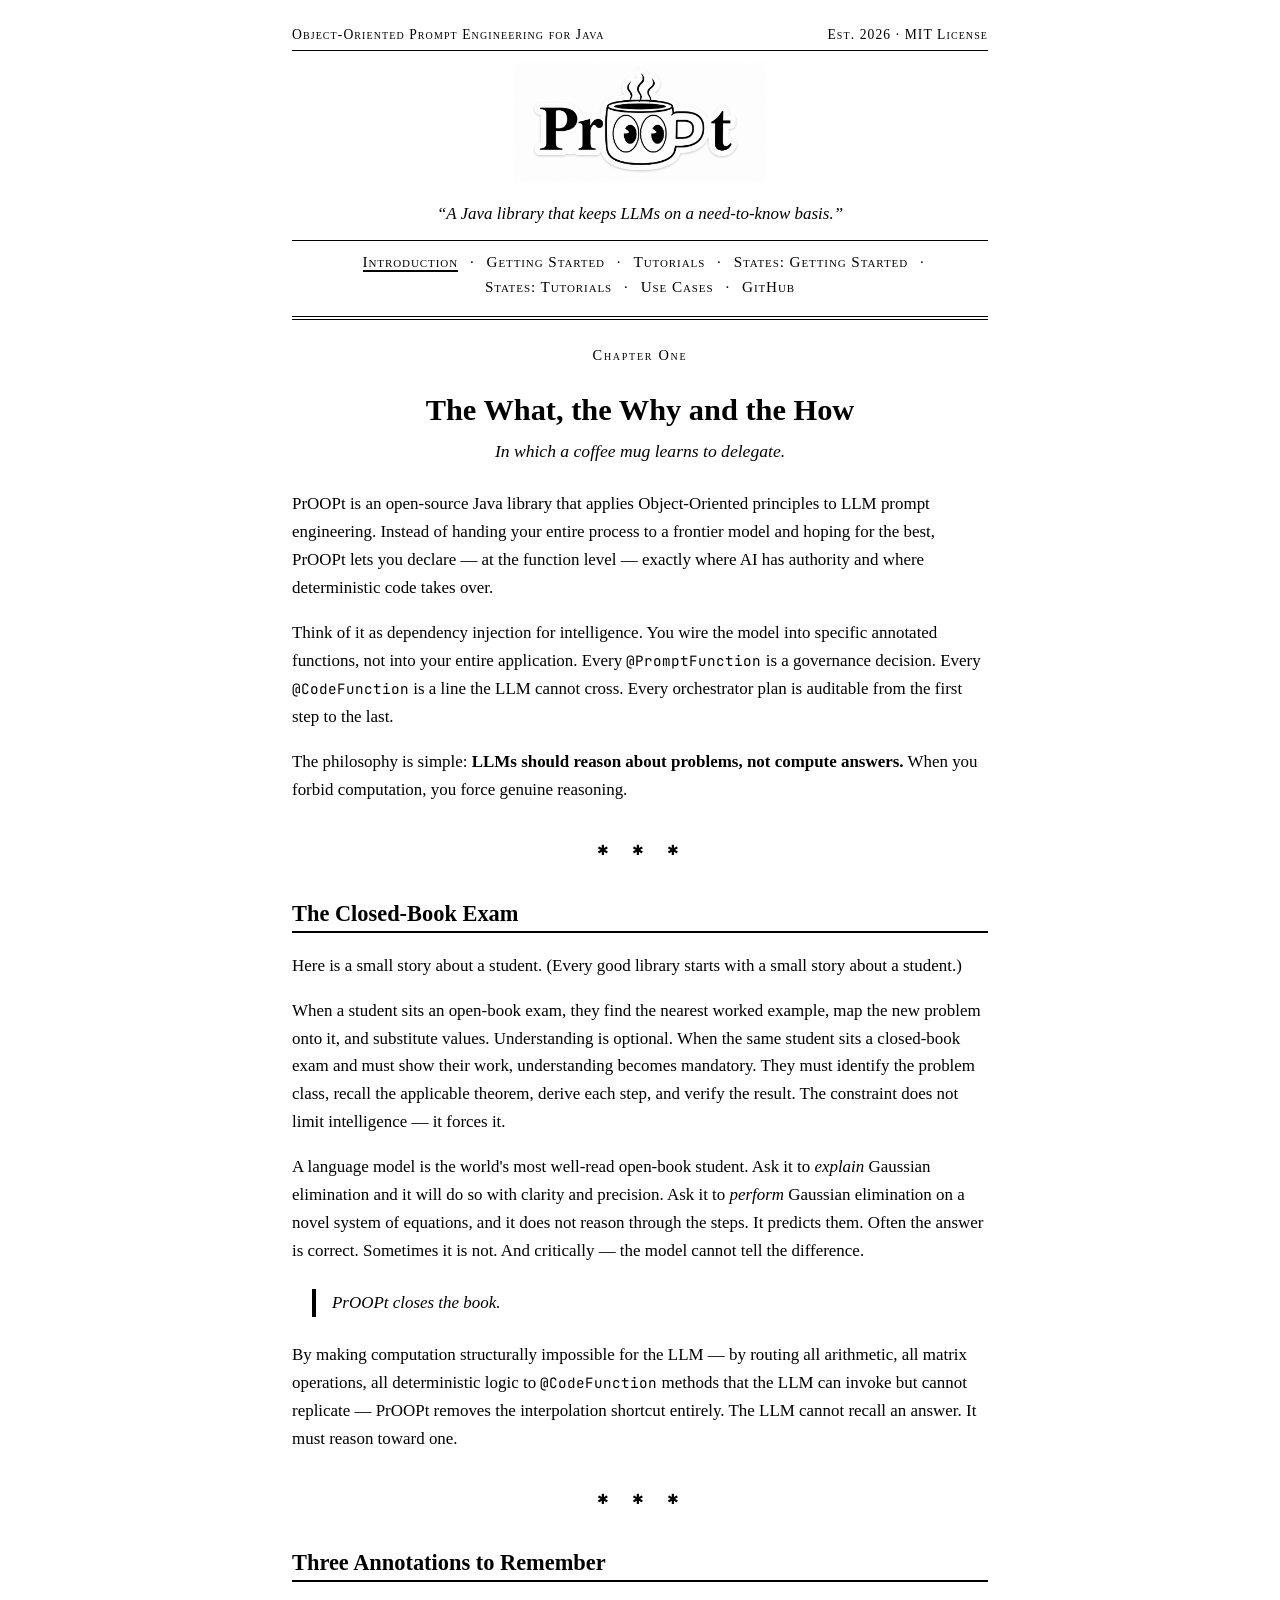
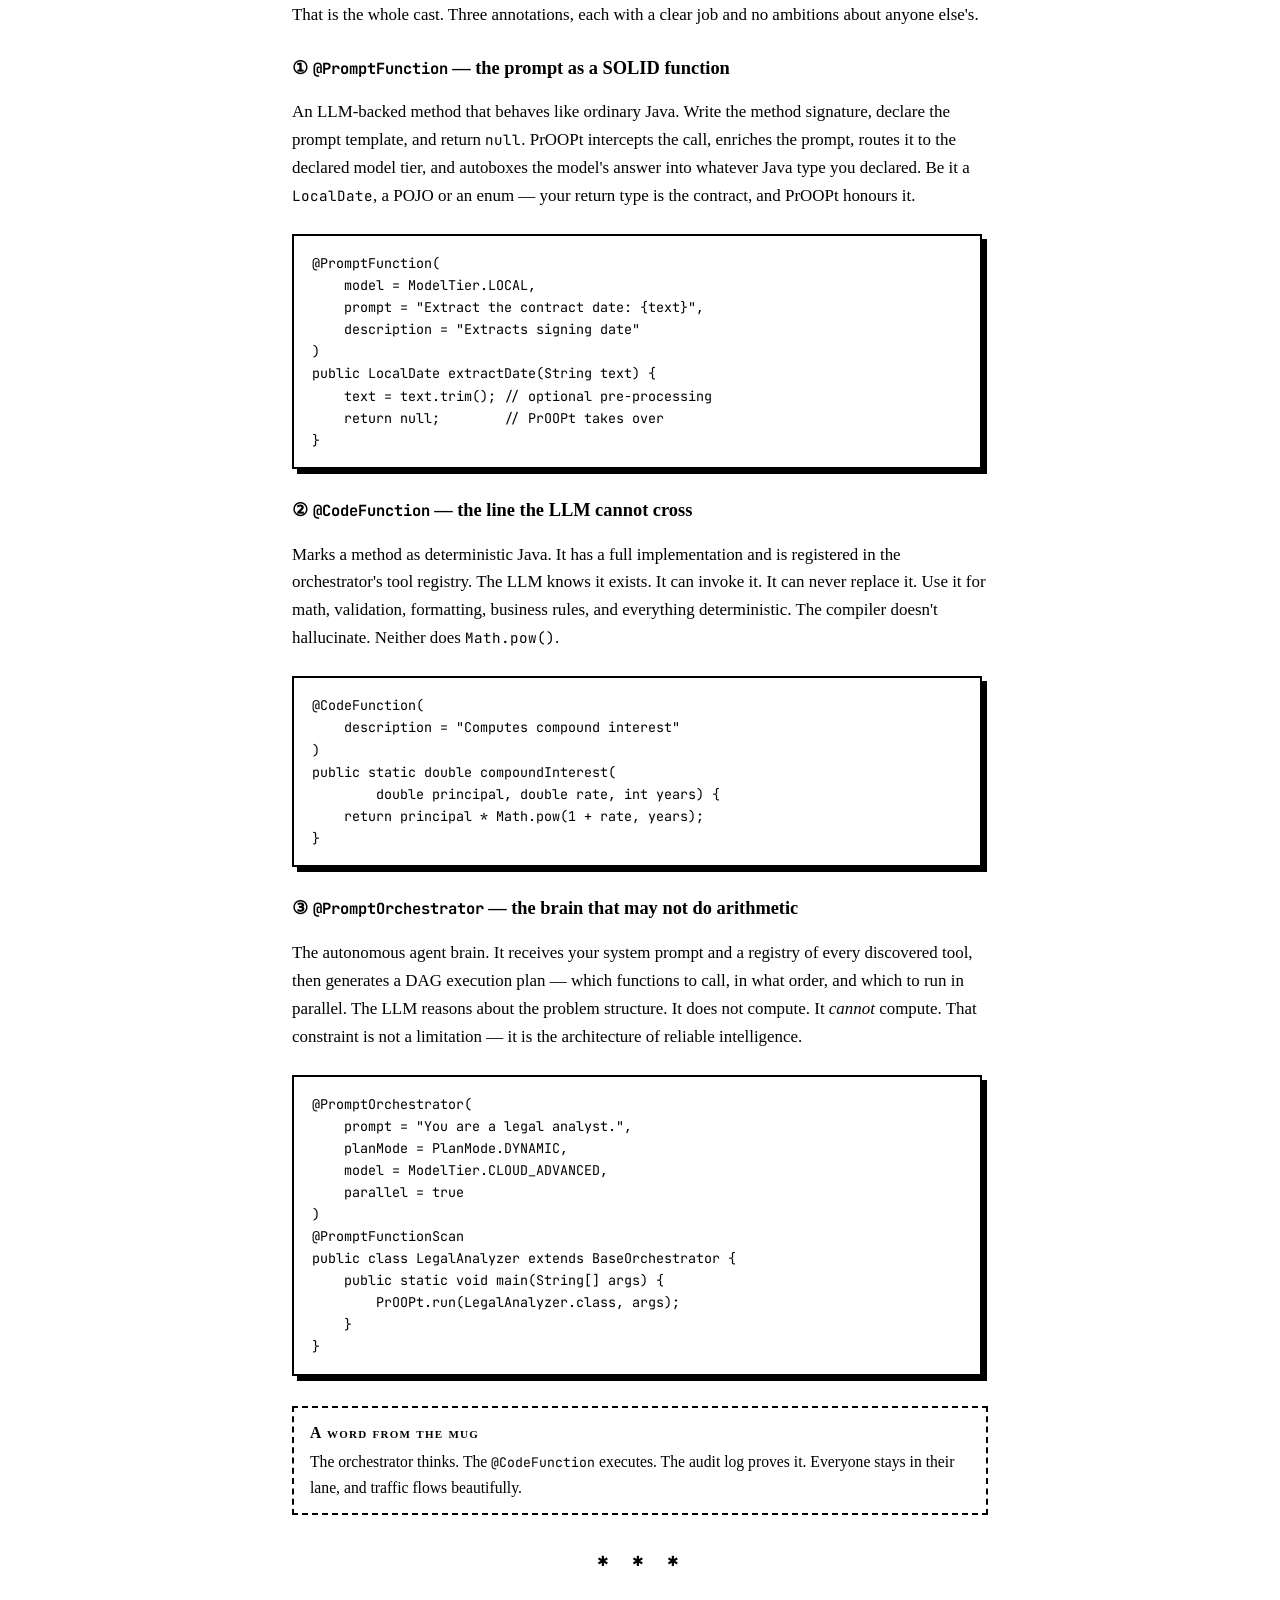
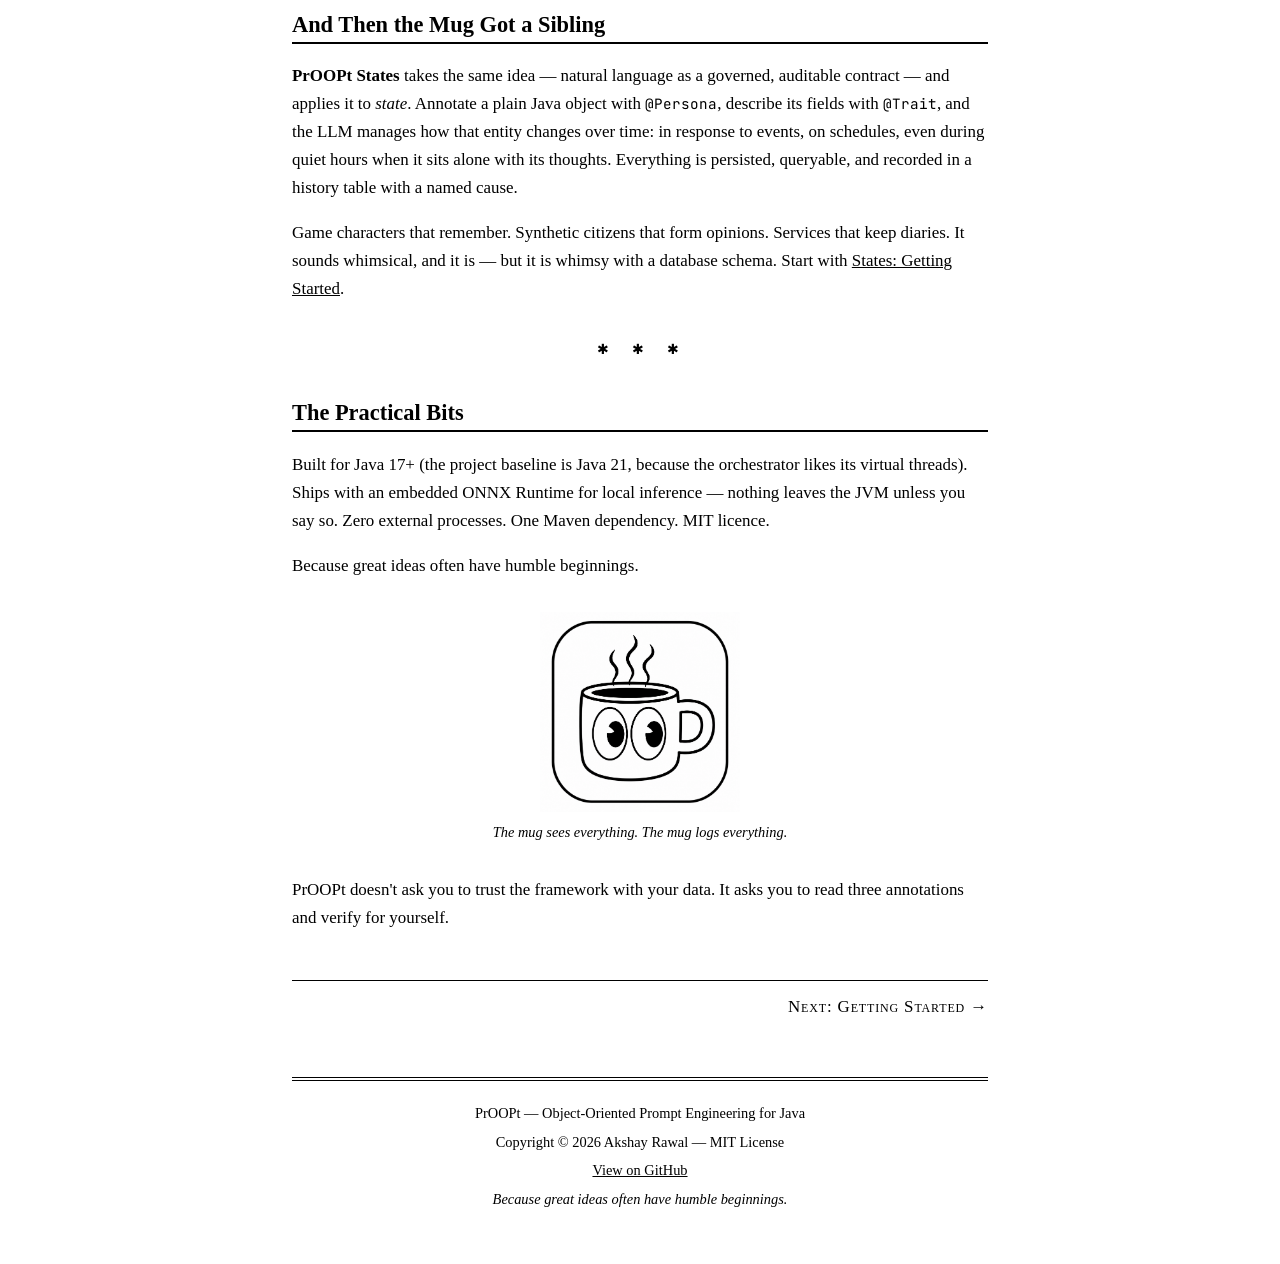
<file: index.html>
<!DOCTYPE html>
<html lang="en">
<head>
<meta charset="UTF-8">
<meta name="viewport" content="width=device-width, initial-scale=1.0">
<title>PrOOPt — Object-Oriented Prompt Engineering for Java</title>
<meta name="description" content="PrOOPt is an open-source Java library that applies Object-Oriented principles to LLM prompt engineering.">
<link rel="preconnect" href="https://fonts.googleapis.com">
<link rel="preconnect" href="https://fonts.gstatic.com" crossorigin>
<link href="https://fonts.googleapis.com/css2?family=JetBrains+Mono:wght@400;700&amp;display=swap" rel="stylesheet">
<link rel="stylesheet" href="styles.css">
</head>
<body>

<header class="masthead">
  <div class="issue-line"><span>Object-Oriented Prompt Engineering for Java</span><span>Est. 2026 · MIT License</span></div>
  <a class="brand" href="index.html">
    <span class="wordmark"><img src="PrOOPt.png" style="height:120px; width:auto" alt="PrOOPt"/></span>
  </a>
  <p class="tagline">“A Java library that keeps LLMs on a need-to-know basis.”</p>
  <nav class="site-nav" aria-label="Main">
    <a href="index.html" aria-current="page">Introduction</a> ·
    <a href="getting-started.html">Getting Started</a> ·
    <a href="tutorials.html">Tutorials</a> ·
    <a href="states-getting-started.html">States: Getting Started</a> ·
    <a href="states-tutorials.html">States: Tutorials</a> ·
    <a href="use-cases.html">Use Cases</a> ·
    <a href="https://github.com/Argonizer/PrOOPt" target="_blank" rel="noopener">GitHub</a>
  </nav>
</header>

<main>

<article>
  <header>
    <p class="kicker">Chapter One</p>
    <h1>The What, the Why and the How</h1>
    <p class="lede">In which a coffee mug learns to delegate.</p>
  </header>

  <section>
    <p>PrOOPt is an open-source Java library that applies Object-Oriented
    principles to LLM prompt engineering. Instead of handing your entire
    process to a frontier model and hoping for the best, PrOOPt lets you
    declare — at the function level — exactly where AI has authority and
    where deterministic code takes over.</p>

    <p>Think of it as dependency injection for intelligence. You wire the
    model into specific annotated functions, not into your entire
    application. Every <code>@PromptFunction</code> is a governance
    decision. Every <code>@CodeFunction</code> is a line the LLM cannot
    cross. Every orchestrator plan is auditable from the first step to the
    last.</p>

    <p>The philosophy is simple: <strong>LLMs should reason about problems,
    not compute answers.</strong> When you forbid computation, you force
    genuine reasoning.</p>
  </section>

  <hr class="stars">

  <section>
    <h2>The Closed-Book Exam</h2>

    <p>Here is a small story about a student. (Every good library starts
    with a small story about a student.)</p>

    <p>When a student sits an open-book exam, they find the nearest worked
    example, map the new problem onto it, and substitute values.
    Understanding is optional. When the same student sits a closed-book
    exam and must show their work, understanding becomes mandatory. They
    must identify the problem class, recall the applicable theorem, derive
    each step, and verify the result. The constraint does not limit
    intelligence — it forces it.</p>

    <p>A language model is the world's most well-read open-book student.
    Ask it to <em>explain</em> Gaussian elimination and it will do so with
    clarity and precision. Ask it to <em>perform</em> Gaussian elimination
    on a novel system of equations, and it does not reason through the
    steps. It predicts them. Often the answer is correct. Sometimes it is
    not. And critically — the model cannot tell the difference.</p>

    <blockquote>PrOOPt closes the book.</blockquote>

    <p>By making computation structurally impossible for the LLM — by
    routing all arithmetic, all matrix operations, all deterministic logic
    to <code>@CodeFunction</code> methods that the LLM can invoke but
    cannot replicate — PrOOPt removes the interpolation shortcut entirely.
    The LLM cannot recall an answer. It must reason toward one.</p>
  </section>

  <hr class="stars">

  <section>
    <h2>Three Annotations to Remember</h2>

    <p>That is the whole cast. Three annotations, each with a clear job and
    no ambitions about anyone else's.</p>

    <h3>① <code>@PromptFunction</code> — the prompt as a SOLID function</h3>

    <p>An LLM-backed method that behaves like ordinary Java. Write the
    method signature, declare the prompt template, and return
    <code>null</code>. PrOOPt intercepts the call, enriches the prompt,
    routes it to the declared model tier, and autoboxes the model's answer
    into whatever Java type you declared. Be it a <code>LocalDate</code>,
    a POJO or an enum — your return type is the contract, and PrOOPt
    honours it.</p>

<pre><code>@PromptFunction(
    model = ModelTier.LOCAL,
    prompt = "Extract the contract date: {text}",
    description = "Extracts signing date"
)
public LocalDate extractDate(String text) {
    text = text.trim(); // optional pre-processing
    return null;        // PrOOPt takes over
}</code></pre>

    <h3>② <code>@CodeFunction</code> — the line the LLM cannot cross</h3>

    <p>Marks a method as deterministic Java. It has a full implementation
    and is registered in the orchestrator's tool registry. The LLM knows it
    exists. It can invoke it. It can never replace it. Use it for math,
    validation, formatting, business rules, and everything deterministic.
    The compiler doesn't hallucinate. Neither does
    <code>Math.pow()</code>.</p>

<pre><code>@CodeFunction(
    description = "Computes compound interest"
)
public static double compoundInterest(
        double principal, double rate, int years) {
    return principal * Math.pow(1 + rate, years);
}</code></pre>

    <h3>③ <code>@PromptOrchestrator</code> — the brain that may not do arithmetic</h3>

    <p>The autonomous agent brain. It receives your system prompt and a
    registry of every discovered tool, then generates a DAG execution plan
    — which functions to call, in what order, and which to run in parallel.
    The LLM reasons about the problem structure. It does not compute. It
    <em>cannot</em> compute. That constraint is not a limitation — it is
    the architecture of reliable intelligence.</p>

<pre><code>@PromptOrchestrator(
    prompt = "You are a legal analyst.",
    planMode = PlanMode.DYNAMIC,
    model = ModelTier.CLOUD_ADVANCED,
    parallel = true
)
@PromptFunctionScan
public class LegalAnalyzer extends BaseOrchestrator {
    public static void main(String[] args) {
        PrOOPt.run(LegalAnalyzer.class, args);
    }
}</code></pre>

    <aside class="note">
      <span class="note-title">A word from the mug</span>
      The orchestrator thinks. The <code>@CodeFunction</code> executes.
      The audit log proves it. Everyone stays in their lane, and traffic
      flows beautifully.
    </aside>
  </section>

  <hr class="stars">

  <section>
    <h2>And Then the Mug Got a Sibling</h2>

    <p><strong>PrOOPt States</strong> takes the same idea — natural
    language as a governed, auditable contract — and applies it to
    <em>state</em>. Annotate a plain Java object with
    <code>@Persona</code>, describe its fields with <code>@Trait</code>,
    and the LLM manages how that entity changes over time: in response to
    events, on schedules, even during quiet hours when it sits alone with
    its thoughts. Everything is persisted, queryable, and recorded in a
    history table with a named cause.</p>

    <p>Game characters that remember. Synthetic citizens that form
    opinions. Services that keep diaries. It sounds whimsical, and it is —
    but it is whimsy with a database schema. Start with
    <a href="states-getting-started.html">States: Getting Started</a>.</p>
  </section>

  <hr class="stars">

  <section>
    <h2>The Practical Bits</h2>

    <p>Built for Java 17+ (the project baseline is Java 21, because the
    orchestrator likes its virtual threads). Ships with an embedded ONNX
    Runtime for local inference — nothing leaves the JVM unless you say so.
    Zero external processes. One Maven dependency. MIT licence.</p>

    <p>Because great ideas often have humble beginnings.</p>

    <figure class="mug-figure">
      <img src="PrOOPt Square Logo.png" style="height:200px; width:auto" alt="PrOOPt"/>
      <figcaption>The mug sees everything. The mug logs everything.</figcaption>
    </figure>

    <p>PrOOPt doesn't ask you to trust the framework with your data. It
    asks you to read three annotations and verify for yourself.</p>
  </section>
</article>

</main>

<nav class="pager" aria-label="Next page">
  <span></span>
  <a href="getting-started.html">Next: Getting Started →</a>
</nav>

<footer class="colophon">
  <p>PrOOPt — Object-Oriented Prompt Engineering for Java</p>
  <p>Copyright © 2026 Akshay Rawal — MIT License</p>
  <p><a href="https://github.com/Argonizer/PrOOPt" target="_blank" rel="noopener">View on GitHub</a></p>
  <p><em>Because great ideas often have humble beginnings.</em></p>
</footer>

</body>
</html>
</file>
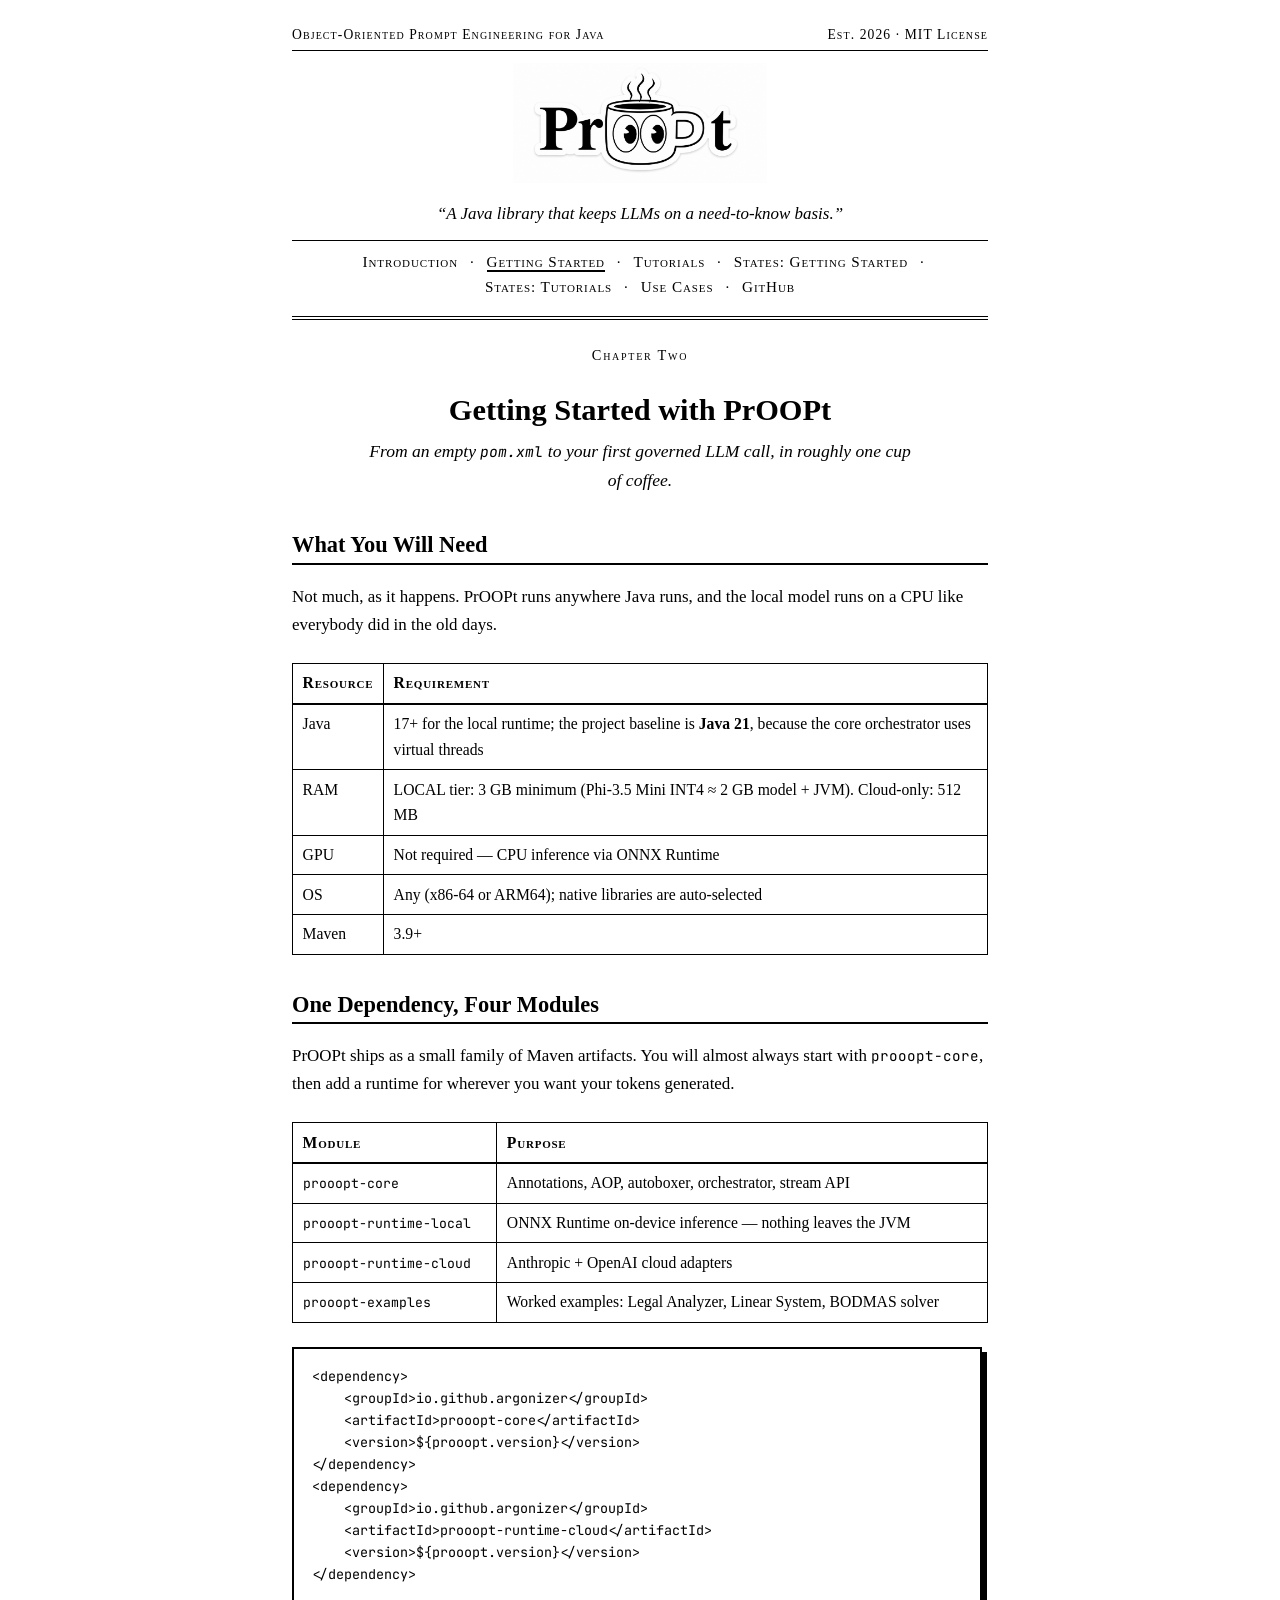
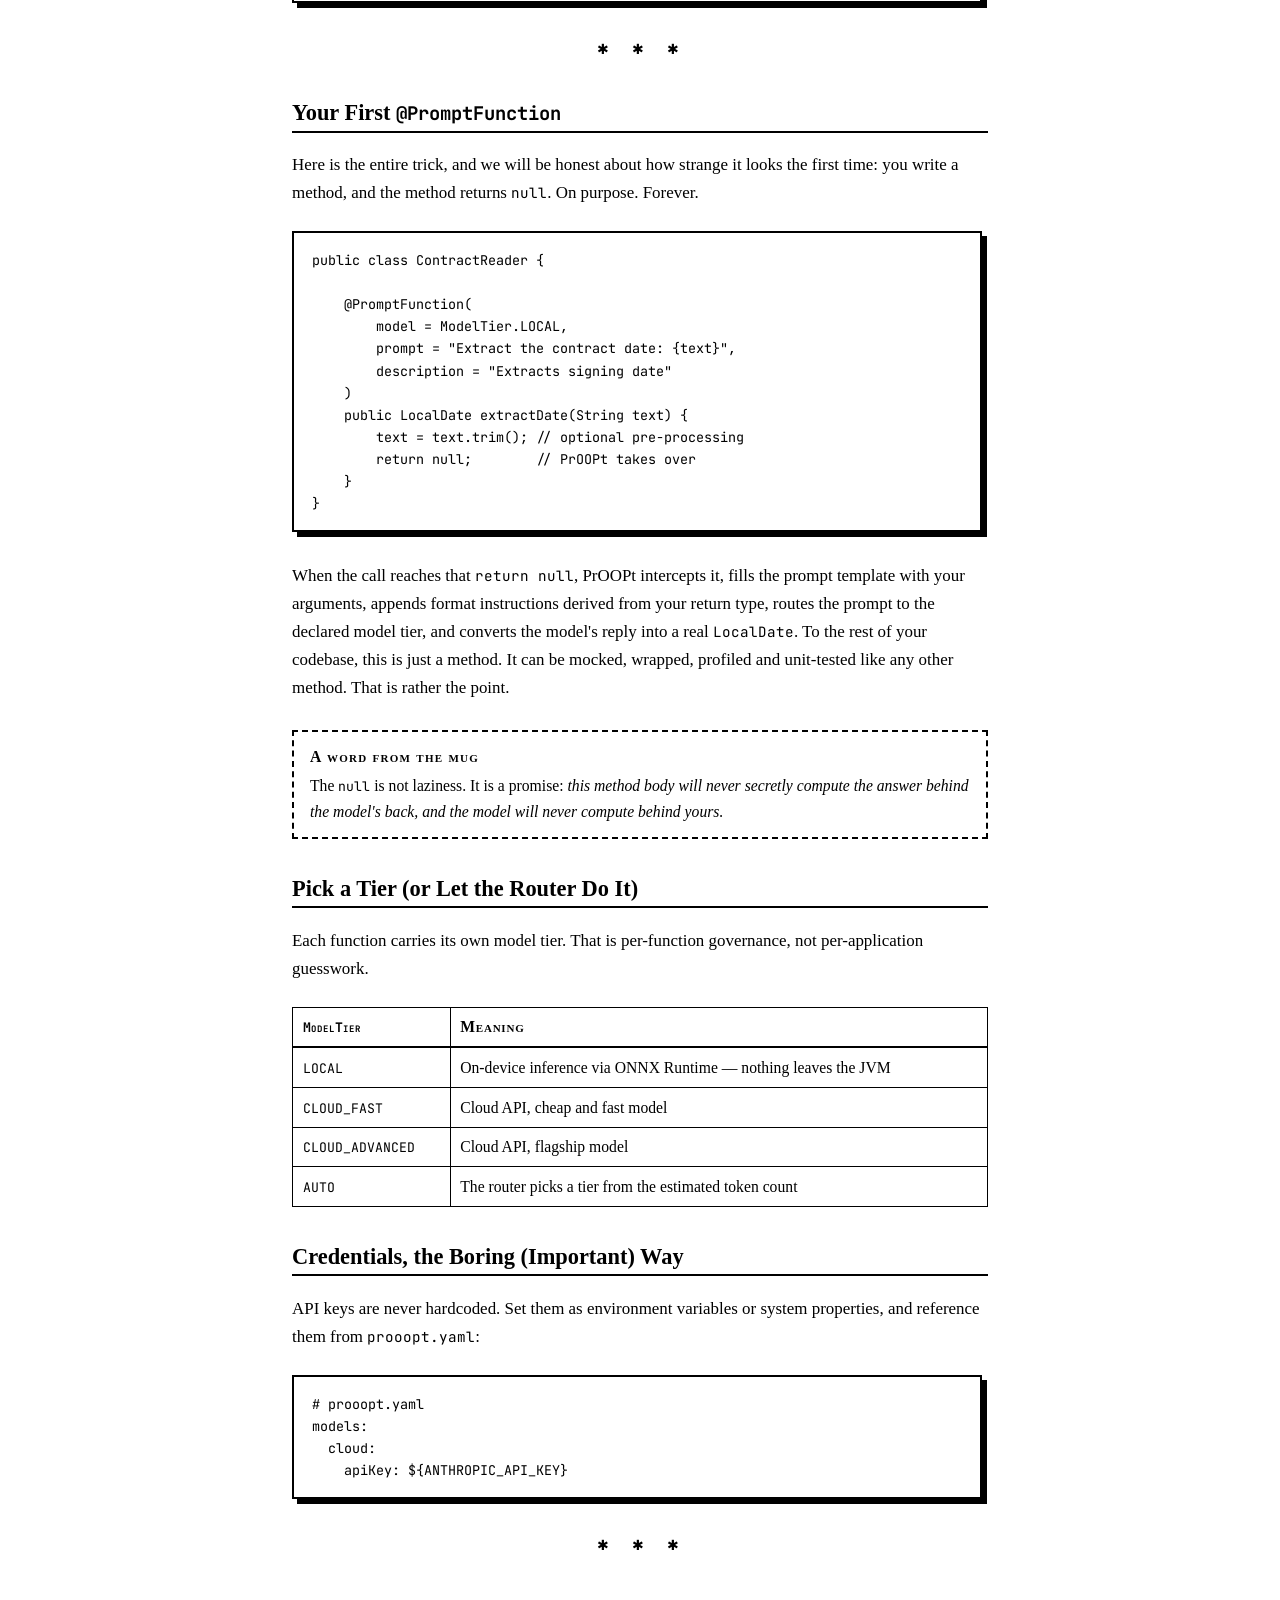
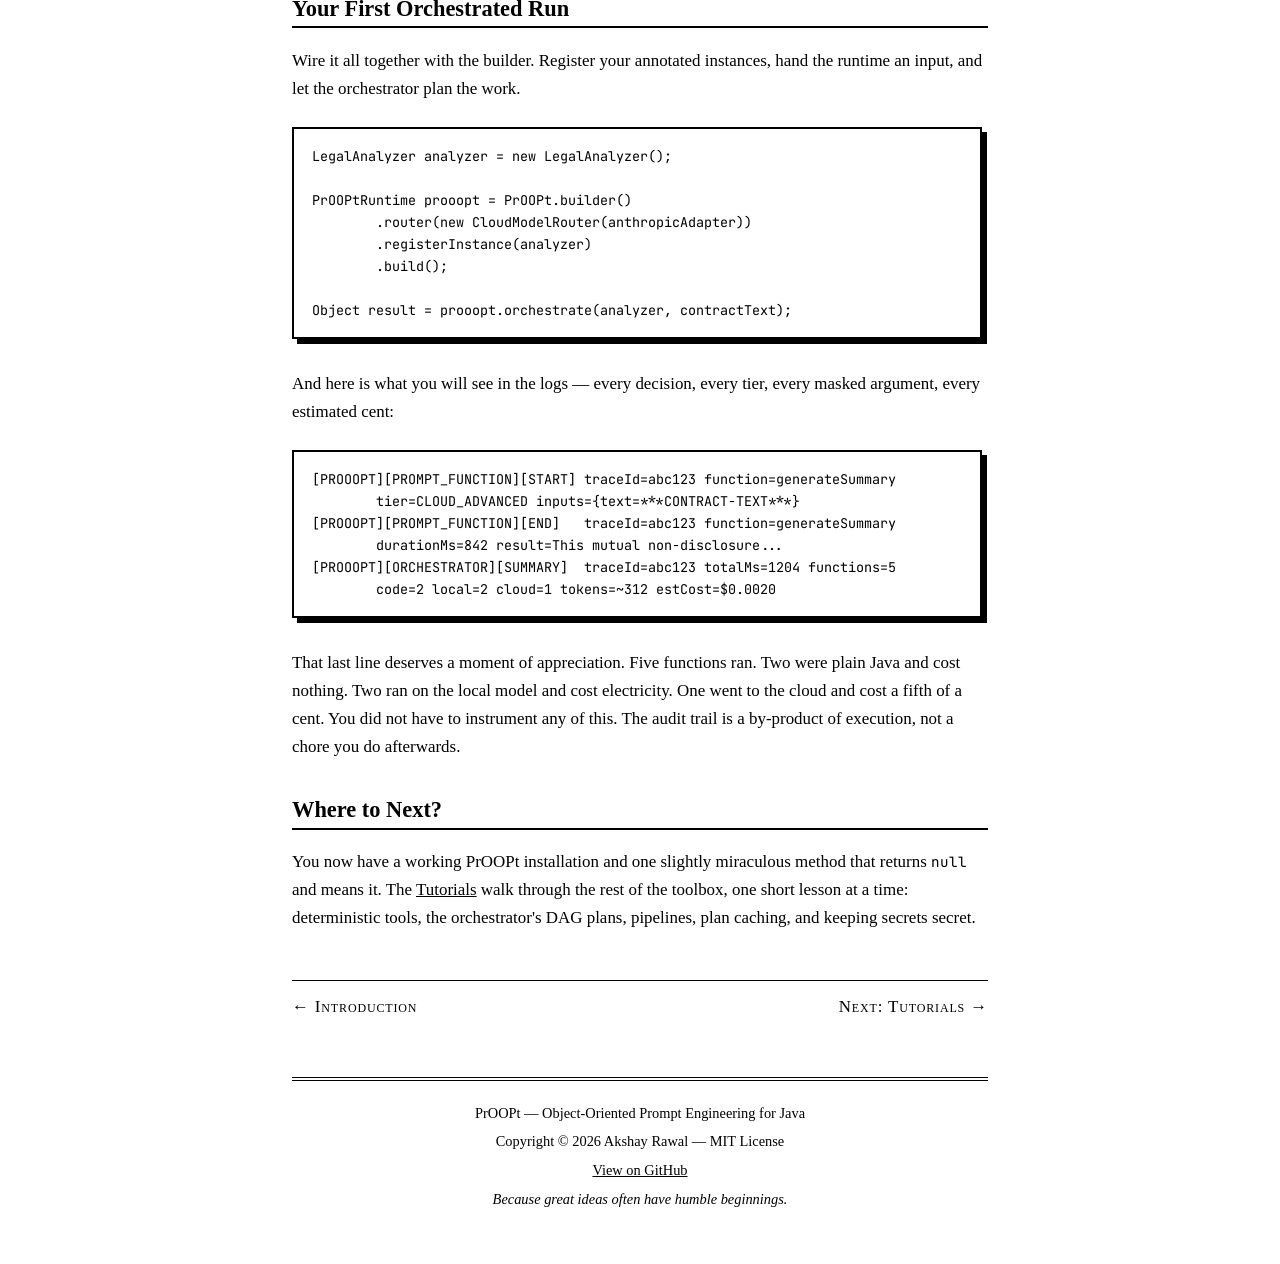
<file: getting-started.html>
<!DOCTYPE html>
<html lang="en">
<head>
<meta charset="UTF-8">
<meta name="viewport" content="width=device-width, initial-scale=1.0">
<title>Getting Started — PrOOPt</title>
<meta name="description" content="Get started with PrOOPt: requirements, the Maven dependency, your first @PromptFunction, and your first orchestrated run.">
<link rel="preconnect" href="https://fonts.googleapis.com">
<link rel="preconnect" href="https://fonts.gstatic.com" crossorigin>
<link href="https://fonts.googleapis.com/css2?family=JetBrains+Mono:wght@400;700&amp;display=swap" rel="stylesheet">
<link rel="stylesheet" href="styles.css">
</head>
<body>

<header class="masthead">
  <div class="issue-line"><span>Object-Oriented Prompt Engineering for Java</span><span>Est. 2026 · MIT License</span></div>
  <a class="brand" href="index.html">
    <span class="wordmark"><img src="PrOOPt.png" style="height:120px; width:auto" alt="PrOOPt"/></span>
  </a>
  <p class="tagline">“A Java library that keeps LLMs on a need-to-know basis.”</p>
  <nav class="site-nav" aria-label="Main">
    <a href="index.html">Introduction</a> ·
    <a href="getting-started.html" aria-current="page">Getting Started</a> ·
    <a href="tutorials.html">Tutorials</a> ·
    <a href="states-getting-started.html">States: Getting Started</a> ·
    <a href="states-tutorials.html">States: Tutorials</a> ·
    <a href="use-cases.html">Use Cases</a> ·
    <a href="https://github.com/Argonizer/PrOOPt" target="_blank" rel="noopener">GitHub</a>
  </nav>
</header>

<main>

<article>
  <header>
    <p class="kicker">Chapter Two</p>
    <h1>Getting Started with PrOOPt</h1>
    <p class="lede">From an empty <code>pom.xml</code> to your first
    governed LLM call, in roughly one cup of coffee.</p>
  </header>

  <section>
    <h2>What You Will Need</h2>

    <p>Not much, as it happens. PrOOPt runs anywhere Java runs, and the
    local model runs on a CPU like everybody did in the old days.</p>

    <table>
      <thead>
        <tr><th>Resource</th><th>Requirement</th></tr>
      </thead>
      <tbody>
        <tr><td>Java</td><td>17+ for the local runtime; the project baseline is <strong>Java 21</strong>, because the core orchestrator uses virtual threads</td></tr>
        <tr><td>RAM</td><td>LOCAL tier: 3 GB minimum (Phi-3.5 Mini INT4 ≈ 2 GB model + JVM). Cloud-only: 512 MB</td></tr>
        <tr><td>GPU</td><td>Not required — CPU inference via ONNX Runtime</td></tr>
        <tr><td>OS</td><td>Any (x86-64 or ARM64); native libraries are auto-selected</td></tr>
        <tr><td>Maven</td><td>3.9+</td></tr>
      </tbody>
    </table>
  </section>

  <section>
    <h2>One Dependency, Four Modules</h2>

    <p>PrOOPt ships as a small family of Maven artifacts. You will almost
    always start with <code>prooopt-core</code>, then add a runtime for
    wherever you want your tokens generated.</p>

    <table>
      <thead>
        <tr><th>Module</th><th>Purpose</th></tr>
      </thead>
      <tbody>
        <tr><td><code>prooopt-core</code></td><td>Annotations, AOP, autoboxer, orchestrator, stream API</td></tr>
        <tr><td><code>prooopt-runtime-local</code></td><td>ONNX Runtime on-device inference — nothing leaves the JVM</td></tr>
        <tr><td><code>prooopt-runtime-cloud</code></td><td>Anthropic + OpenAI cloud adapters</td></tr>
        <tr><td><code>prooopt-examples</code></td><td>Worked examples: Legal Analyzer, Linear System, BODMAS solver</td></tr>
      </tbody>
    </table>

<pre><code>&lt;dependency&gt;
    &lt;groupId&gt;io.github.argonizer&lt;/groupId&gt;
    &lt;artifactId&gt;prooopt-core&lt;/artifactId&gt;
    &lt;version&gt;${prooopt.version}&lt;/version&gt;
&lt;/dependency&gt;
&lt;dependency&gt;
    &lt;groupId&gt;io.github.argonizer&lt;/groupId&gt;
    &lt;artifactId&gt;prooopt-runtime-cloud&lt;/artifactId&gt;
    &lt;version&gt;${prooopt.version}&lt;/version&gt;
&lt;/dependency&gt;</code></pre>
  </section>

  <hr class="stars">

  <section>
    <h2>Your First <code>@PromptFunction</code></h2>

    <p>Here is the entire trick, and we will be honest about how strange
    it looks the first time: you write a method, and the method returns
    <code>null</code>. On purpose. Forever.</p>

<pre><code>public class ContractReader {

    @PromptFunction(
        model = ModelTier.LOCAL,
        prompt = "Extract the contract date: {text}",
        description = "Extracts signing date"
    )
    public LocalDate extractDate(String text) {
        text = text.trim(); // optional pre-processing
        return null;        // PrOOPt takes over
    }
}</code></pre>

    <p>When the call reaches that <code>return null</code>, PrOOPt
    intercepts it, fills the prompt template with your arguments, appends
    format instructions derived from your return type, routes the prompt
    to the declared model tier, and converts the model's reply into a real
    <code>LocalDate</code>. To the rest of your codebase, this is just a
    method. It can be mocked, wrapped, profiled and unit-tested like any
    other method. That is rather the point.</p>

    <aside class="note">
      <span class="note-title">A word from the mug</span>
      The <code>null</code> is not laziness. It is a promise: <em>this
      method body will never secretly compute the answer behind the
      model's back, and the model will never compute behind yours.</em>
    </aside>
  </section>

  <section>
    <h2>Pick a Tier (or Let the Router Do It)</h2>

    <p>Each function carries its own model tier. That is per-function
    governance, not per-application guesswork.</p>

    <table>
      <thead>
        <tr><th><code>ModelTier</code></th><th>Meaning</th></tr>
      </thead>
      <tbody>
        <tr><td><code>LOCAL</code></td><td>On-device inference via ONNX Runtime — nothing leaves the JVM</td></tr>
        <tr><td><code>CLOUD_FAST</code></td><td>Cloud API, cheap and fast model</td></tr>
        <tr><td><code>CLOUD_ADVANCED</code></td><td>Cloud API, flagship model</td></tr>
        <tr><td><code>AUTO</code></td><td>The router picks a tier from the estimated token count</td></tr>
      </tbody>
    </table>
  </section>

  <section>
    <h2>Credentials, the Boring (Important) Way</h2>

    <p>API keys are never hardcoded. Set them as environment variables or
    system properties, and reference them from
    <code>prooopt.yaml</code>:</p>

<pre><code># prooopt.yaml
models:
  cloud:
    apiKey: ${ANTHROPIC_API_KEY}</code></pre>
  </section>

  <hr class="stars">

  <section>
    <h2>Your First Orchestrated Run</h2>

    <p>Wire it all together with the builder. Register your annotated
    instances, hand the runtime an input, and let the orchestrator plan
    the work.</p>

<pre><code>LegalAnalyzer analyzer = new LegalAnalyzer();

PrOOPtRuntime prooopt = PrOOPt.builder()
        .router(new CloudModelRouter(anthropicAdapter))
        .registerInstance(analyzer)
        .build();

Object result = prooopt.orchestrate(analyzer, contractText);</code></pre>

    <p>And here is what you will see in the logs — every decision, every
    tier, every masked argument, every estimated cent:</p>

<pre><code>[PROOOPT][PROMPT_FUNCTION][START] traceId=abc123 function=generateSummary
        tier=CLOUD_ADVANCED inputs={text=***CONTRACT-TEXT***}
[PROOOPT][PROMPT_FUNCTION][END]   traceId=abc123 function=generateSummary
        durationMs=842 result=This mutual non-disclosure...
[PROOOPT][ORCHESTRATOR][SUMMARY]  traceId=abc123 totalMs=1204 functions=5
        code=2 local=2 cloud=1 tokens=~312 estCost=$0.0020</code></pre>

    <p>That last line deserves a moment of appreciation. Five functions
    ran. Two were plain Java and cost nothing. Two ran on the local model
    and cost electricity. One went to the cloud and cost a fifth of a
    cent. You did not have to instrument any of this. The audit trail is a
    by-product of execution, not a chore you do afterwards.</p>
  </section>

  <section>
    <h2>Where to Next?</h2>

    <p>You now have a working PrOOPt installation and one slightly
    miraculous method that returns <code>null</code> and means it. The
    <a href="tutorials.html">Tutorials</a> walk through the rest of the
    toolbox, one short lesson at a time: deterministic tools, the
    orchestrator's DAG plans, pipelines, plan caching, and keeping
    secrets secret.</p>
  </section>
</article>

</main>

<nav class="pager" aria-label="Pagination">
  <a href="index.html">← Introduction</a>
  <a href="tutorials.html">Next: Tutorials →</a>
</nav>

<footer class="colophon">
  <p>PrOOPt — Object-Oriented Prompt Engineering for Java</p>
  <p>Copyright © 2026 Akshay Rawal — MIT License</p>
  <p><a href="https://github.com/Argonizer/PrOOPt" target="_blank" rel="noopener">View on GitHub</a></p>
  <p><em>Because great ideas often have humble beginnings.</em></p>
</footer>

</body>
</html>
</file>
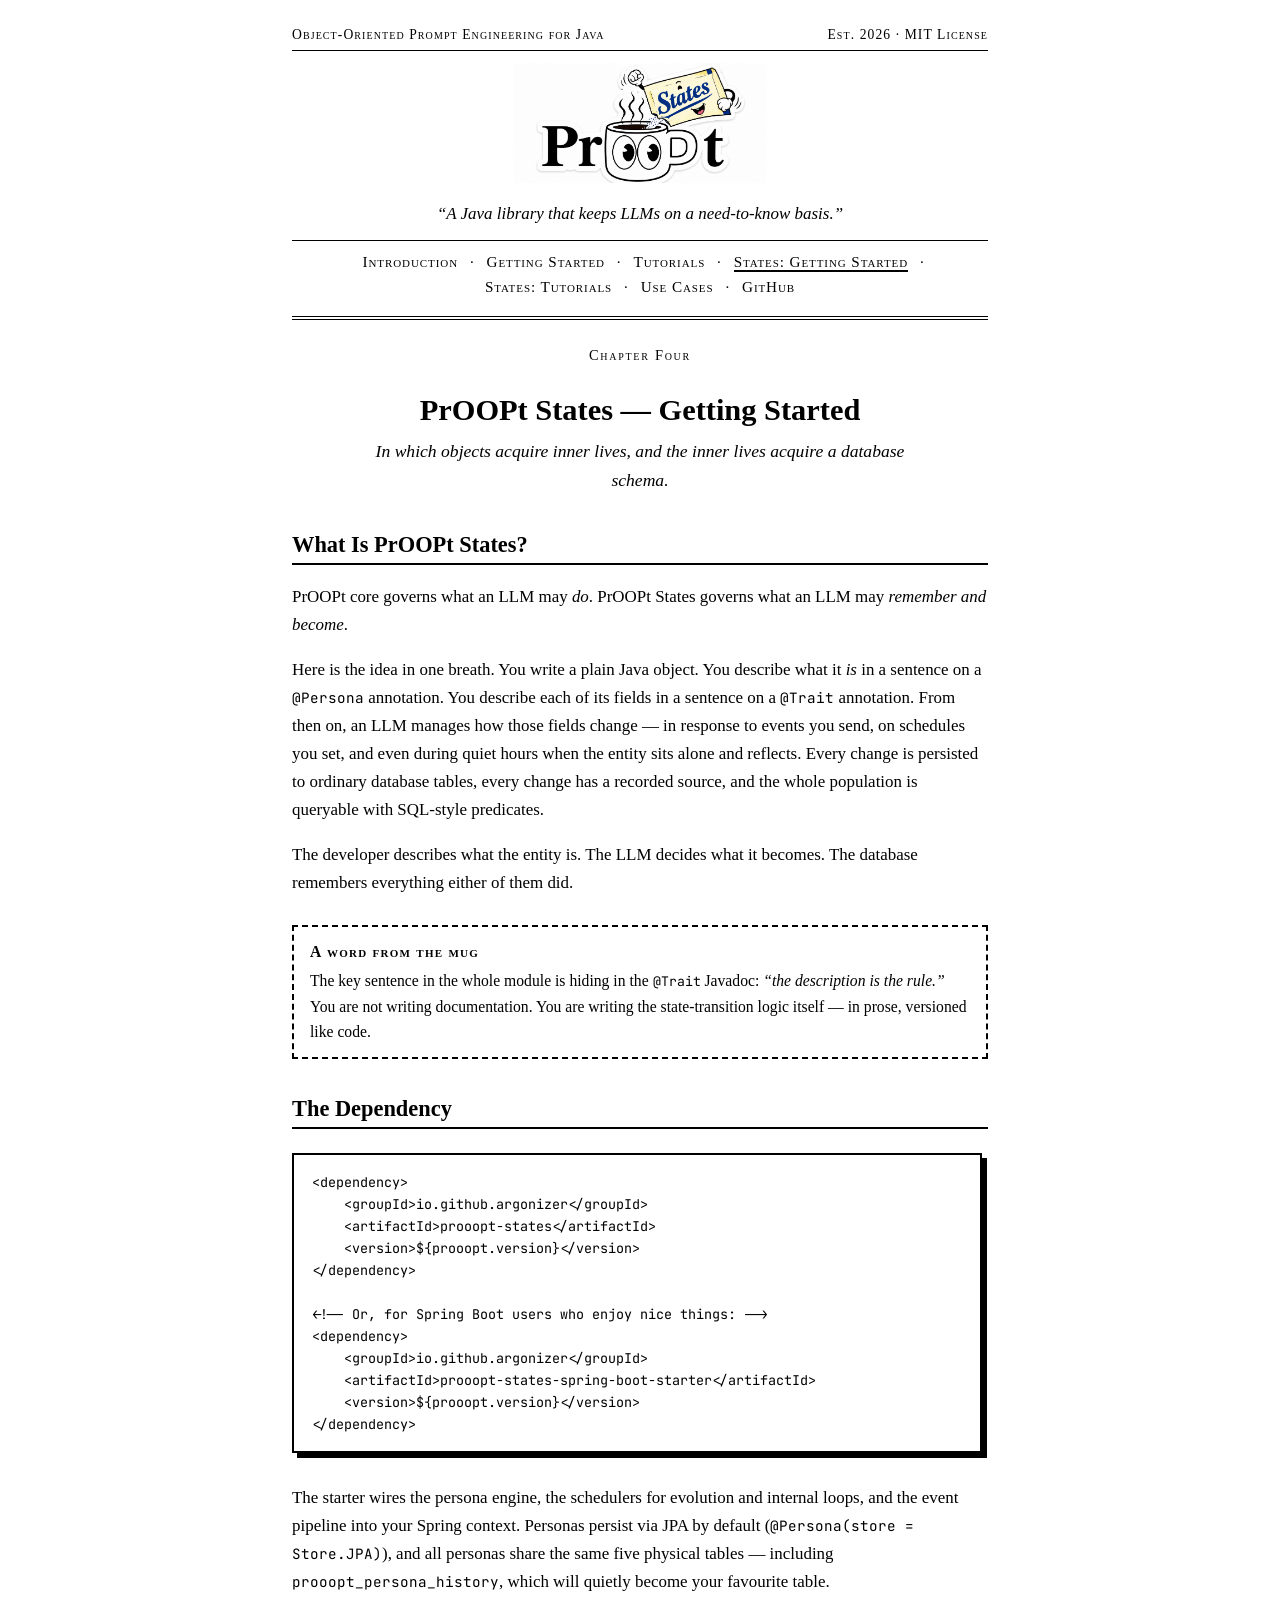
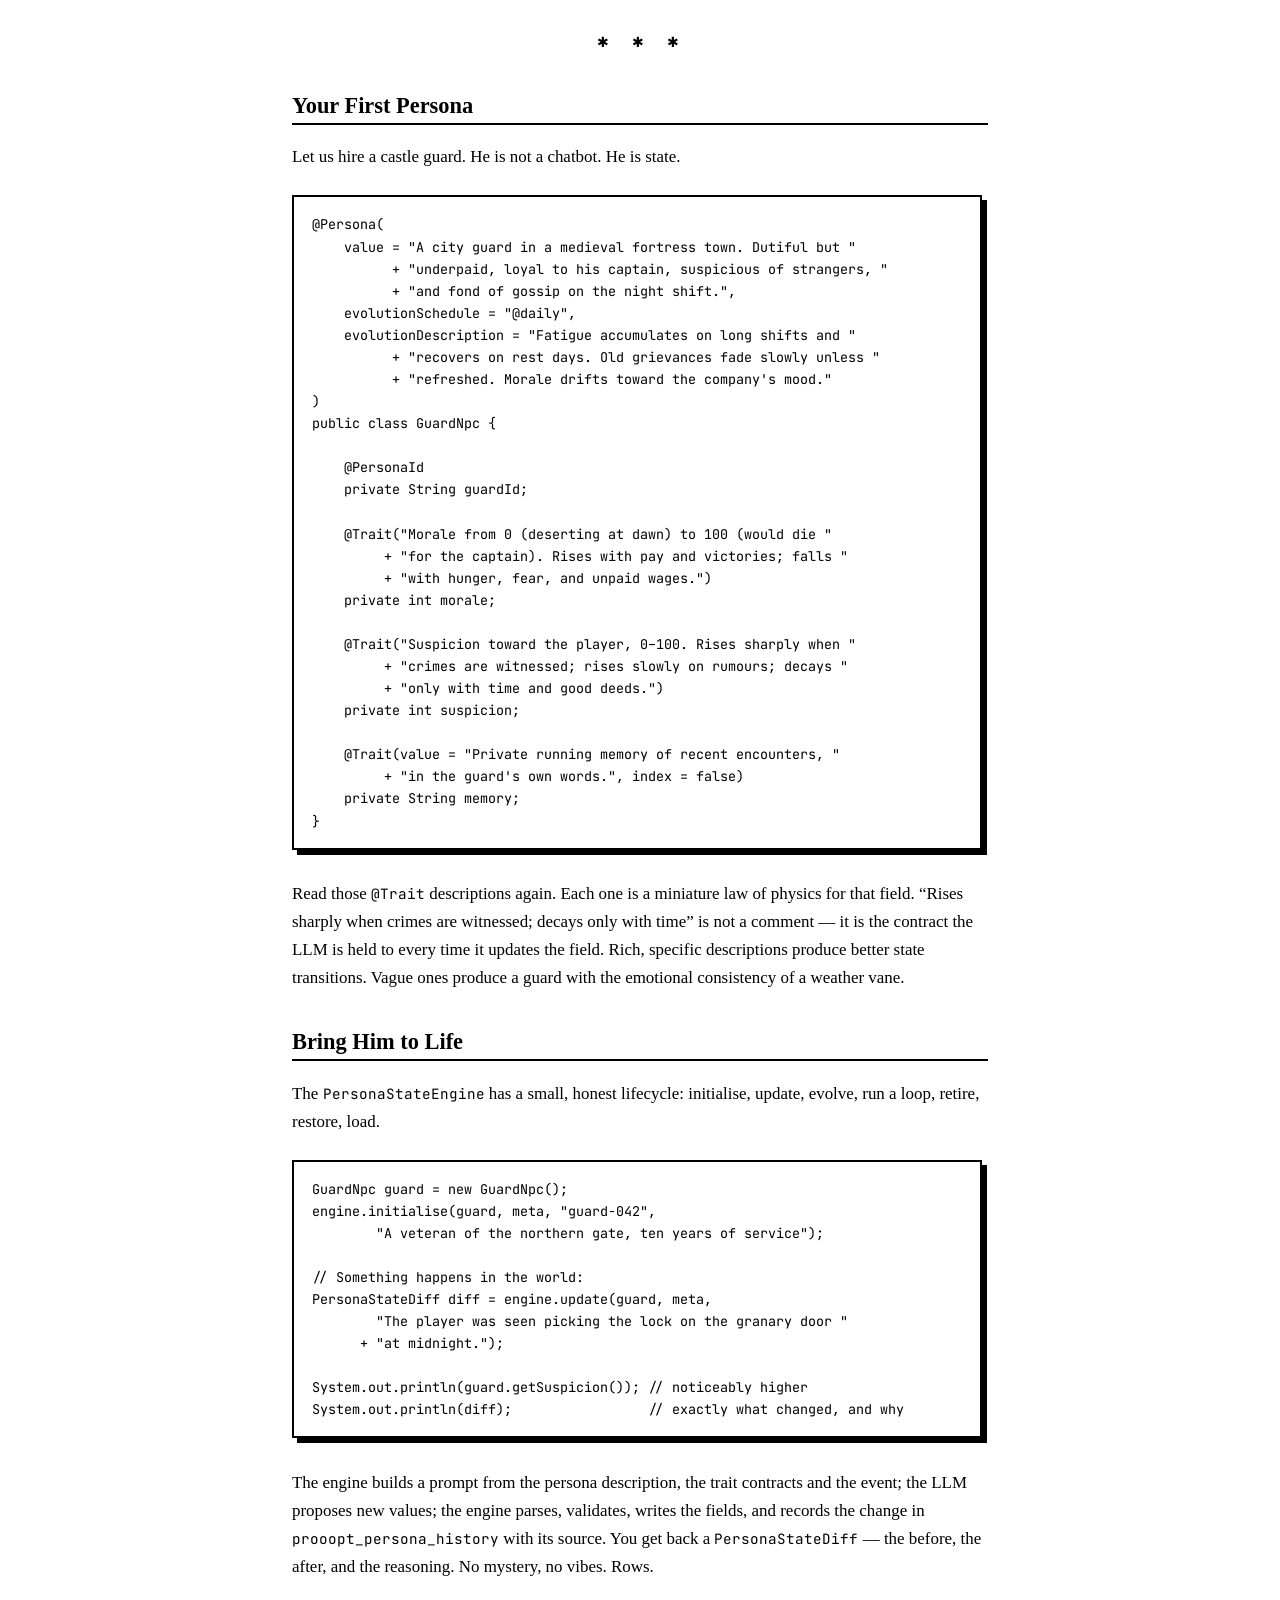
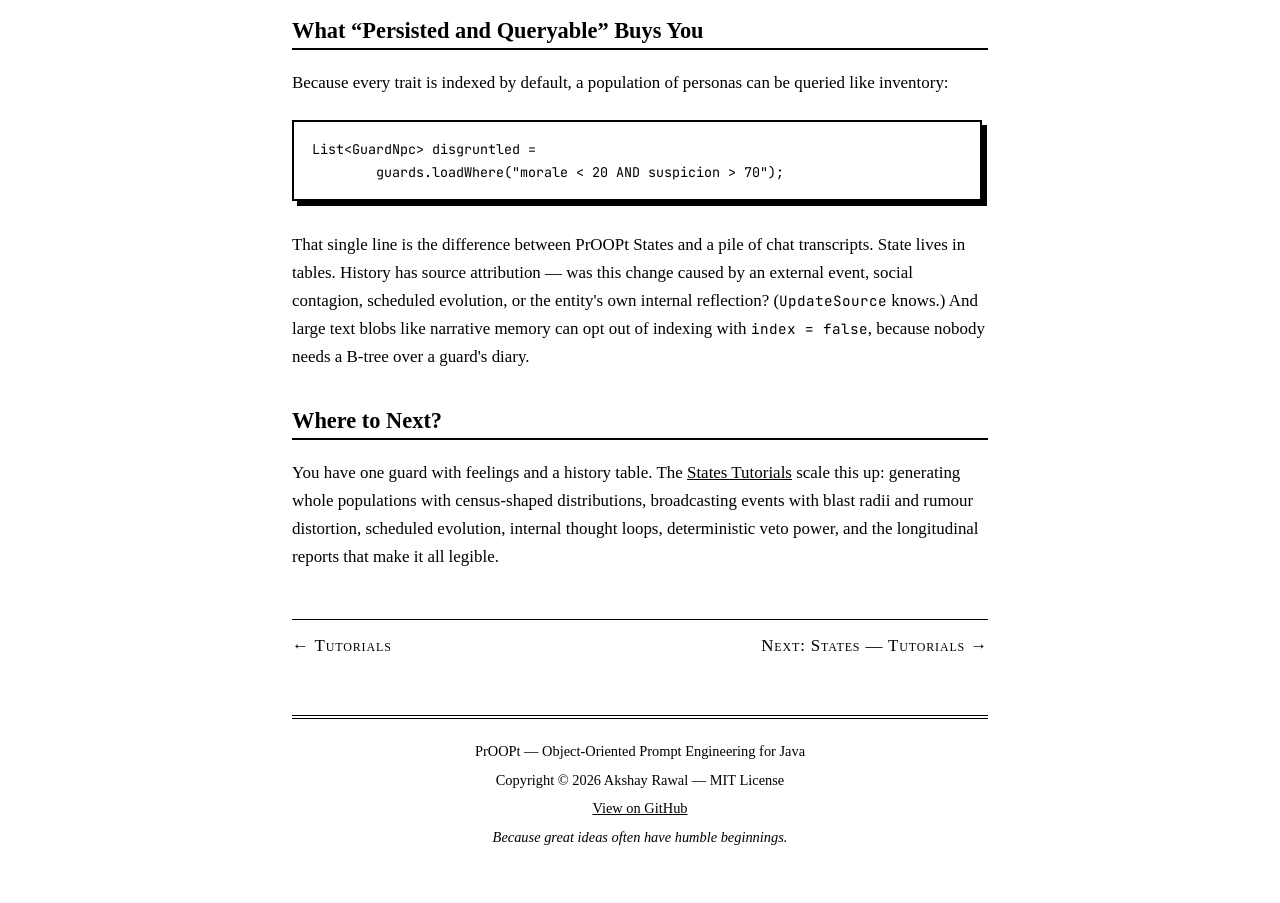
<file: states-getting-started.html>
<!DOCTYPE html>
<html lang="en">
<head>
<meta charset="UTF-8">
<meta name="viewport" content="width=device-width, initial-scale=1.0">
<title>PrOOPt States — Getting Started</title>
<meta name="description" content="Get started with PrOOPt States: LLM-managed, database-persisted entity state via @Persona and @Trait.">
<link rel="preconnect" href="https://fonts.googleapis.com">
<link rel="preconnect" href="https://fonts.gstatic.com" crossorigin>
<link href="https://fonts.googleapis.com/css2?family=JetBrains+Mono:wght@400;700&amp;display=swap" rel="stylesheet">
<link rel="stylesheet" href="styles.css">
</head>
<body>

<header class="masthead">
  <div class="issue-line"><span>Object-Oriented Prompt Engineering for Java</span><span>Est. 2026 · MIT License</span></div>
  <a class="brand" href="index.html">
    <span class="wordmark"><img src="PrOOPt States.png" style="height:120px; width:auto" alt="PrOOPt"/></span>
  </a>
  <p class="tagline">“A Java library that keeps LLMs on a need-to-know basis.”</p>
  <nav class="site-nav" aria-label="Main">
    <a href="index.html">Introduction</a> ·
    <a href="getting-started.html">Getting Started</a> ·
    <a href="tutorials.html">Tutorials</a> ·
    <a href="states-getting-started.html" aria-current="page">States: Getting Started</a> ·
    <a href="states-tutorials.html">States: Tutorials</a> ·
    <a href="use-cases.html">Use Cases</a> ·
    <a href="https://github.com/Argonizer/PrOOPt" target="_blank" rel="noopener">GitHub</a>
  </nav>
</header>

<main>

<article>
  <header>
    <p class="kicker">Chapter Four</p>
    <h1>PrOOPt States — Getting Started</h1>
    <p class="lede">In which objects acquire inner lives,
    and the inner lives acquire a database schema.</p>
  </header>

  <section>
    <h2>What Is PrOOPt States?</h2>

    <p>PrOOPt core governs what an LLM may <em>do</em>. PrOOPt States
    governs what an LLM may <em>remember and become</em>.</p>

    <p>Here is the idea in one breath. You write a plain Java object. You
    describe what it <em>is</em> in a sentence on a <code>@Persona</code>
    annotation. You describe each of its fields in a sentence on a
    <code>@Trait</code> annotation. From then on, an LLM manages how those
    fields change — in response to events you send, on schedules you set,
    and even during quiet hours when the entity sits alone and reflects.
    Every change is persisted to ordinary database tables, every change
    has a recorded source, and the whole population is queryable with
    SQL-style predicates.</p>

    <p>The developer describes what the entity is. The LLM decides what it
    becomes. The database remembers everything either of them did.</p>

    <aside class="note">
      <span class="note-title">A word from the mug</span>
      The key sentence in the whole module is hiding in the
      <code>@Trait</code> Javadoc: <em>“the description is the rule.”</em>
      You are not writing documentation. You are writing the
      state-transition logic itself — in prose, versioned like code.
    </aside>
  </section>

  <section>
    <h2>The Dependency</h2>

<pre><code>&lt;dependency&gt;
    &lt;groupId&gt;io.github.argonizer&lt;/groupId&gt;
    &lt;artifactId&gt;prooopt-states&lt;/artifactId&gt;
    &lt;version&gt;${prooopt.version}&lt;/version&gt;
&lt;/dependency&gt;

&lt;!-- Or, for Spring Boot users who enjoy nice things: --&gt;
&lt;dependency&gt;
    &lt;groupId&gt;io.github.argonizer&lt;/groupId&gt;
    &lt;artifactId&gt;prooopt-states-spring-boot-starter&lt;/artifactId&gt;
    &lt;version&gt;${prooopt.version}&lt;/version&gt;
&lt;/dependency&gt;</code></pre>

    <p>The starter wires the persona engine, the schedulers for evolution
    and internal loops, and the event pipeline into your Spring context.
    Personas persist via JPA by default
    (<code>@Persona(store = Store.JPA)</code>), and all personas share the
    same five physical tables — including
    <code>prooopt_persona_history</code>, which will quietly become your
    favourite table.</p>
  </section>

  <hr class="stars">

  <section>
    <h2>Your First Persona</h2>

    <p>Let us hire a castle guard. He is not a chatbot. He is state.</p>

<pre><code>@Persona(
    value = "A city guard in a medieval fortress town. Dutiful but "
          + "underpaid, loyal to his captain, suspicious of strangers, "
          + "and fond of gossip on the night shift.",
    evolutionSchedule = "@daily",
    evolutionDescription = "Fatigue accumulates on long shifts and "
          + "recovers on rest days. Old grievances fade slowly unless "
          + "refreshed. Morale drifts toward the company's mood."
)
public class GuardNpc {

    @PersonaId
    private String guardId;

    @Trait("Morale from 0 (deserting at dawn) to 100 (would die "
         + "for the captain). Rises with pay and victories; falls "
         + "with hunger, fear, and unpaid wages.")
    private int morale;

    @Trait("Suspicion toward the player, 0–100. Rises sharply when "
         + "crimes are witnessed; rises slowly on rumours; decays "
         + "only with time and good deeds.")
    private int suspicion;

    @Trait(value = "Private running memory of recent encounters, "
         + "in the guard's own words.", index = false)
    private String memory;
}</code></pre>

    <p>Read those <code>@Trait</code> descriptions again. Each one is a
    miniature law of physics for that field. “Rises sharply when crimes
    are witnessed; decays only with time” is not a comment — it is the
    contract the LLM is held to every time it updates the field. Rich,
    specific descriptions produce better state transitions. Vague ones
    produce a guard with the emotional consistency of a weather vane.</p>
  </section>

  <section>
    <h2>Bring Him to Life</h2>

    <p>The <code>PersonaStateEngine</code> has a small, honest lifecycle:
    initialise, update, evolve, run a loop, retire, restore, load.</p>

<pre><code>GuardNpc guard = new GuardNpc();
engine.initialise(guard, meta, "guard-042",
        "A veteran of the northern gate, ten years of service");

// Something happens in the world:
PersonaStateDiff diff = engine.update(guard, meta,
        "The player was seen picking the lock on the granary door "
      + "at midnight.");

System.out.println(guard.getSuspicion()); // noticeably higher
System.out.println(diff);                 // exactly what changed, and why</code></pre>

    <p>The engine builds a prompt from the persona description, the trait
    contracts and the event; the LLM proposes new values; the engine
    parses, validates, writes the fields, and records the change in
    <code>prooopt_persona_history</code> with its source. You get back a
    <code>PersonaStateDiff</code> — the before, the after, and the
    reasoning. No mystery, no vibes. Rows.</p>
  </section>

  <section>
    <h2>What “Persisted and Queryable” Buys You</h2>

    <p>Because every trait is indexed by default, a population of personas
    can be queried like inventory:</p>

<pre><code>List&lt;GuardNpc&gt; disgruntled =
        guards.loadWhere("morale &lt; 20 AND suspicion &gt; 70");</code></pre>

    <p>That single line is the difference between PrOOPt States and a
    pile of chat transcripts. State lives in tables. History has source
    attribution — was this change caused by an external event, social
    contagion, scheduled evolution, or the entity's own internal
    reflection? (<code>UpdateSource</code> knows.) And large text blobs
    like narrative memory can opt out of indexing with
    <code>index&nbsp;=&nbsp;false</code>, because nobody needs a B-tree
    over a guard's diary.</p>
  </section>

  <section>
    <h2>Where to Next?</h2>

    <p>You have one guard with feelings and a history table. The
    <a href="states-tutorials.html">States Tutorials</a> scale this up:
    generating whole populations with census-shaped distributions,
    broadcasting events with blast radii and rumour distortion, scheduled
    evolution, internal thought loops, deterministic veto power, and the
    longitudinal reports that make it all legible.</p>
  </section>
</article>

</main>

<nav class="pager" aria-label="Pagination">
  <a href="tutorials.html">← Tutorials</a>
  <a href="states-tutorials.html">Next: States — Tutorials →</a>
</nav>

<footer class="colophon">
  <p>PrOOPt — Object-Oriented Prompt Engineering for Java</p>
  <p>Copyright © 2026 Akshay Rawal — MIT License</p>
  <p><a href="https://github.com/Argonizer/PrOOPt" target="_blank" rel="noopener">View on GitHub</a></p>
  <p><em>Because great ideas often have humble beginnings.</em></p>
</footer>

</body>
</html>
</file>
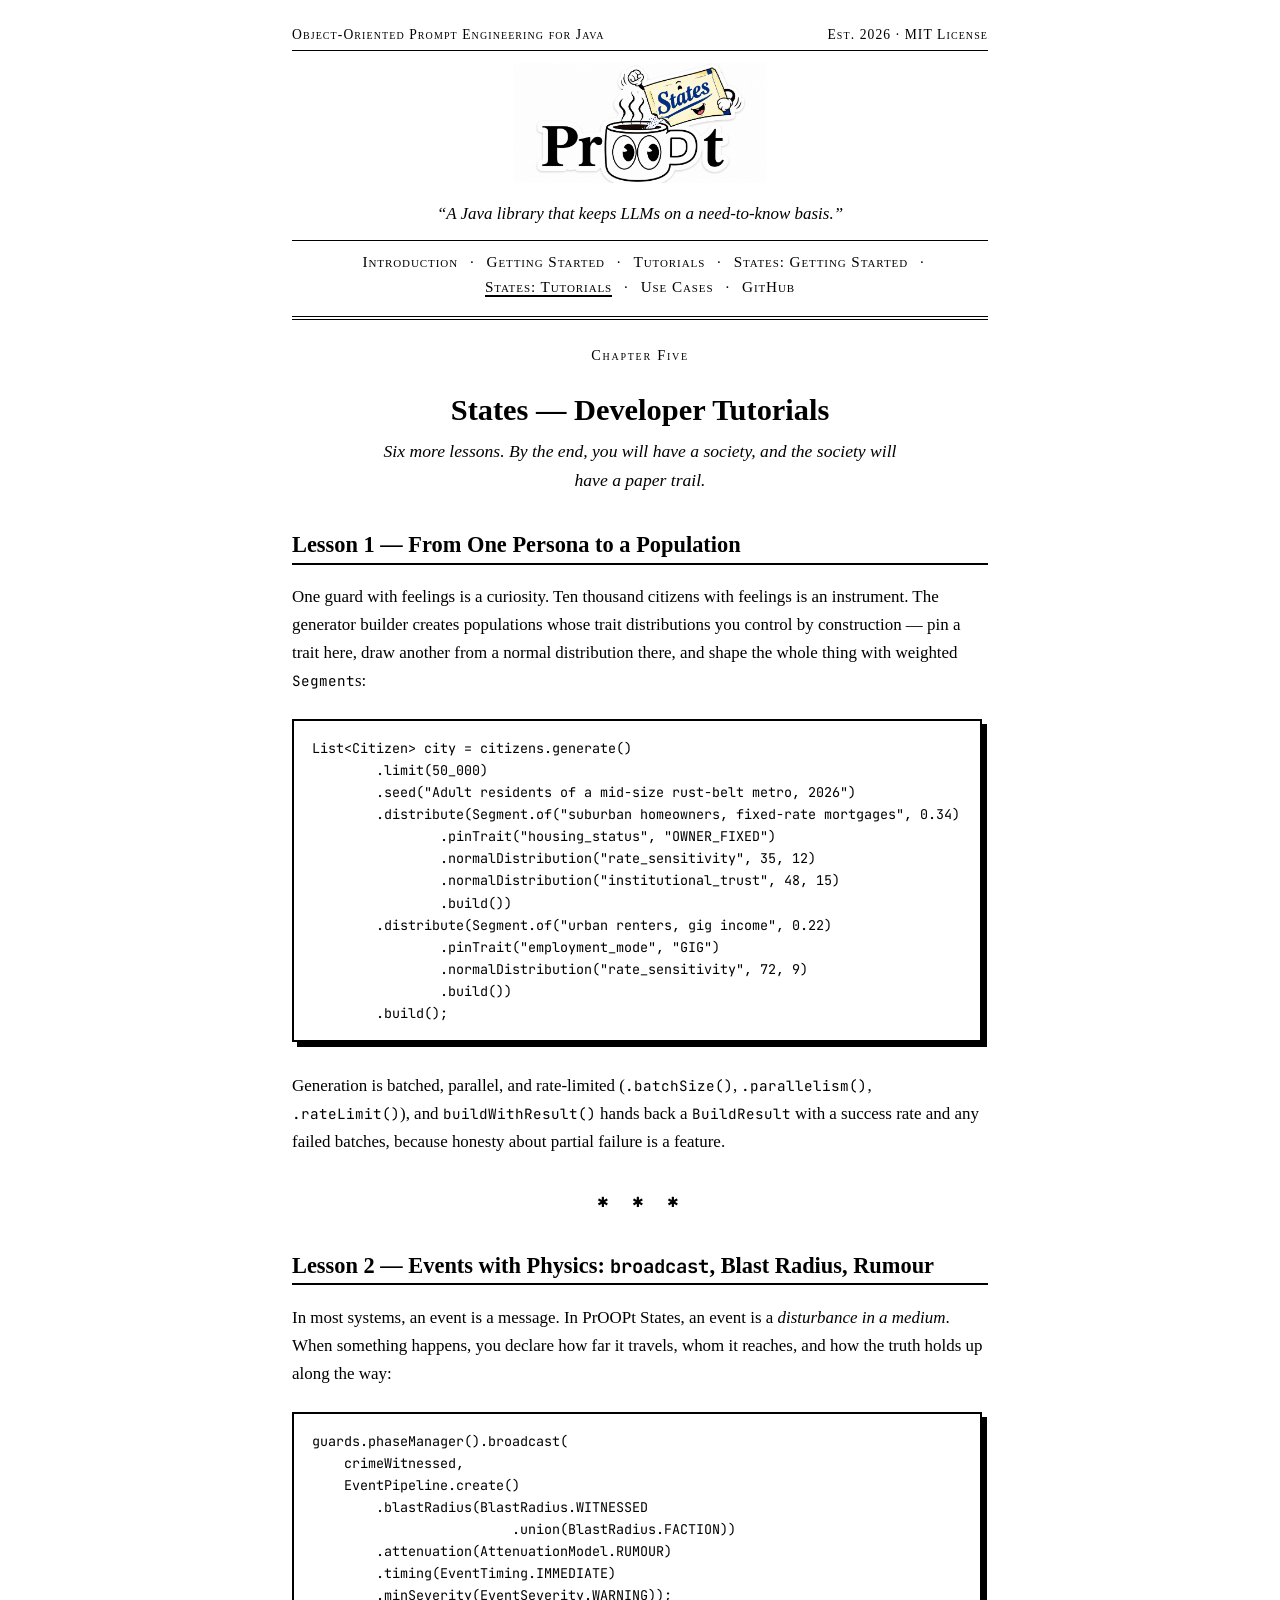
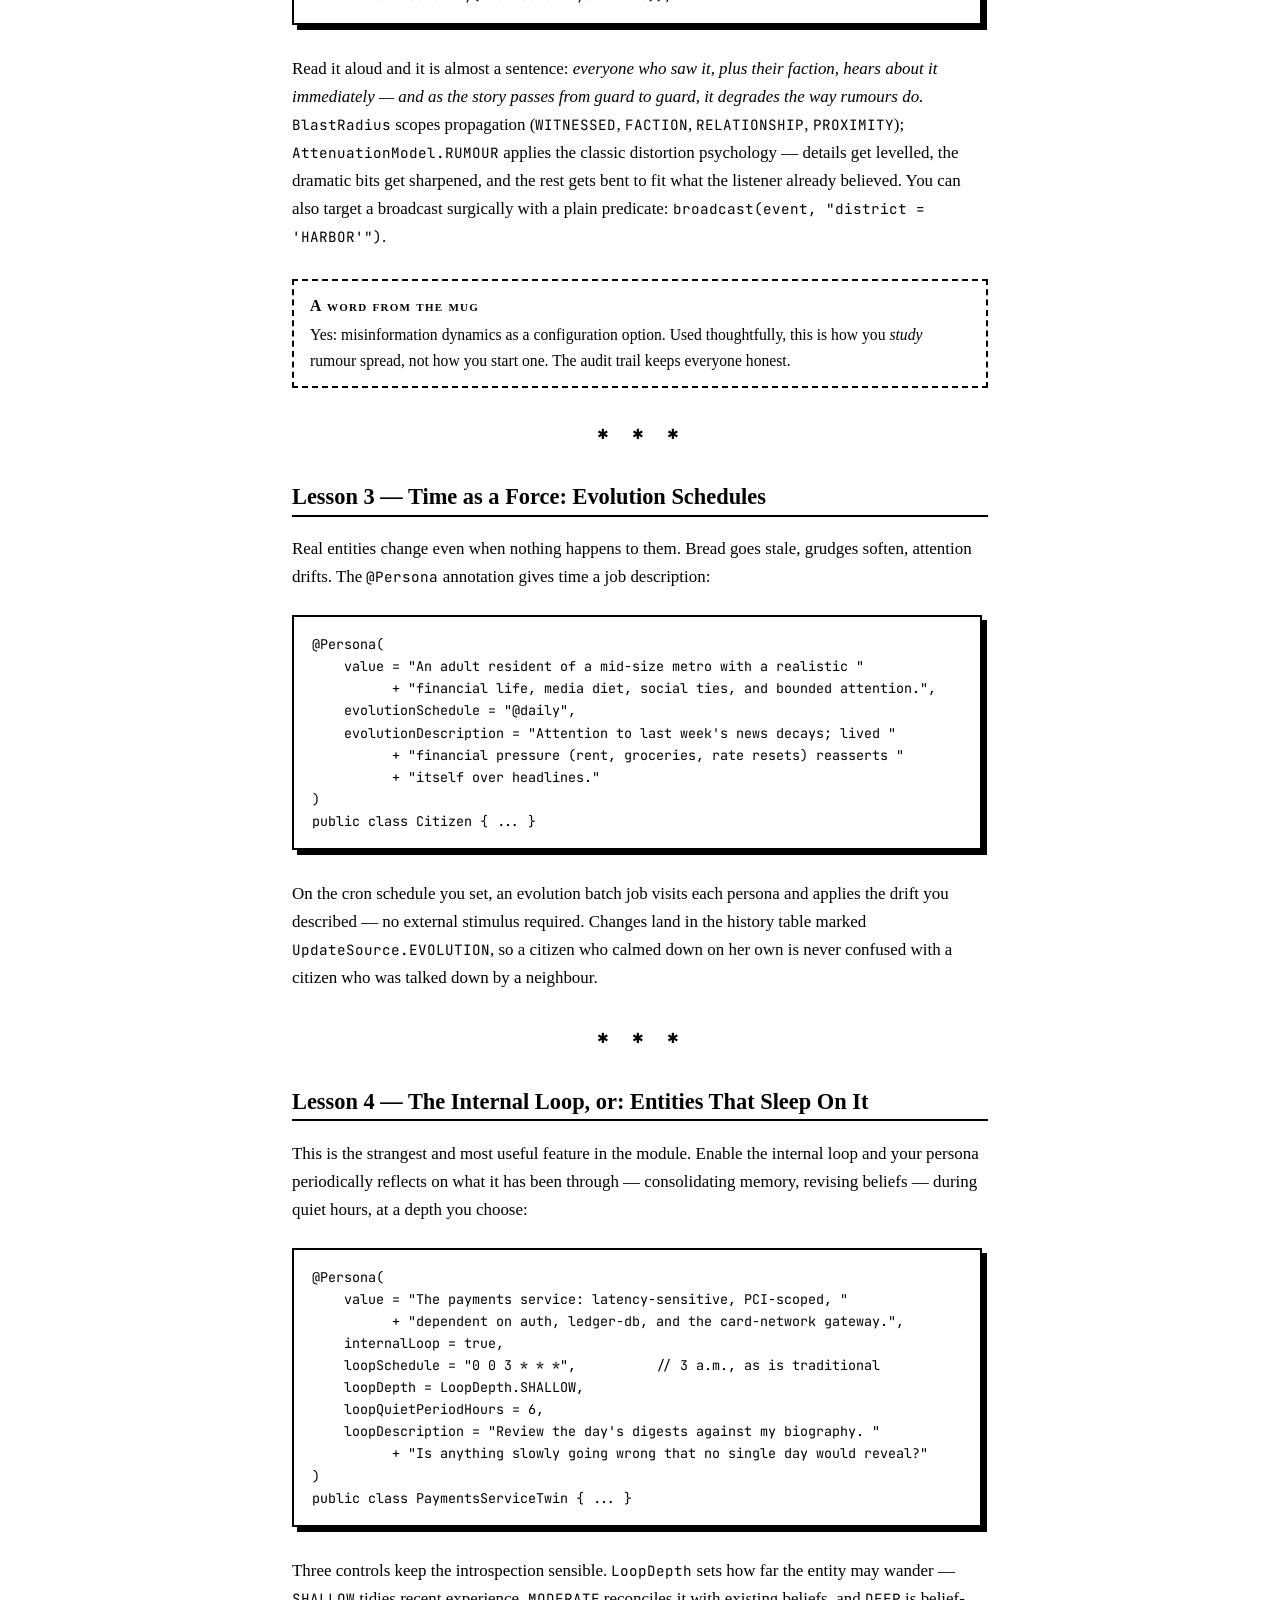
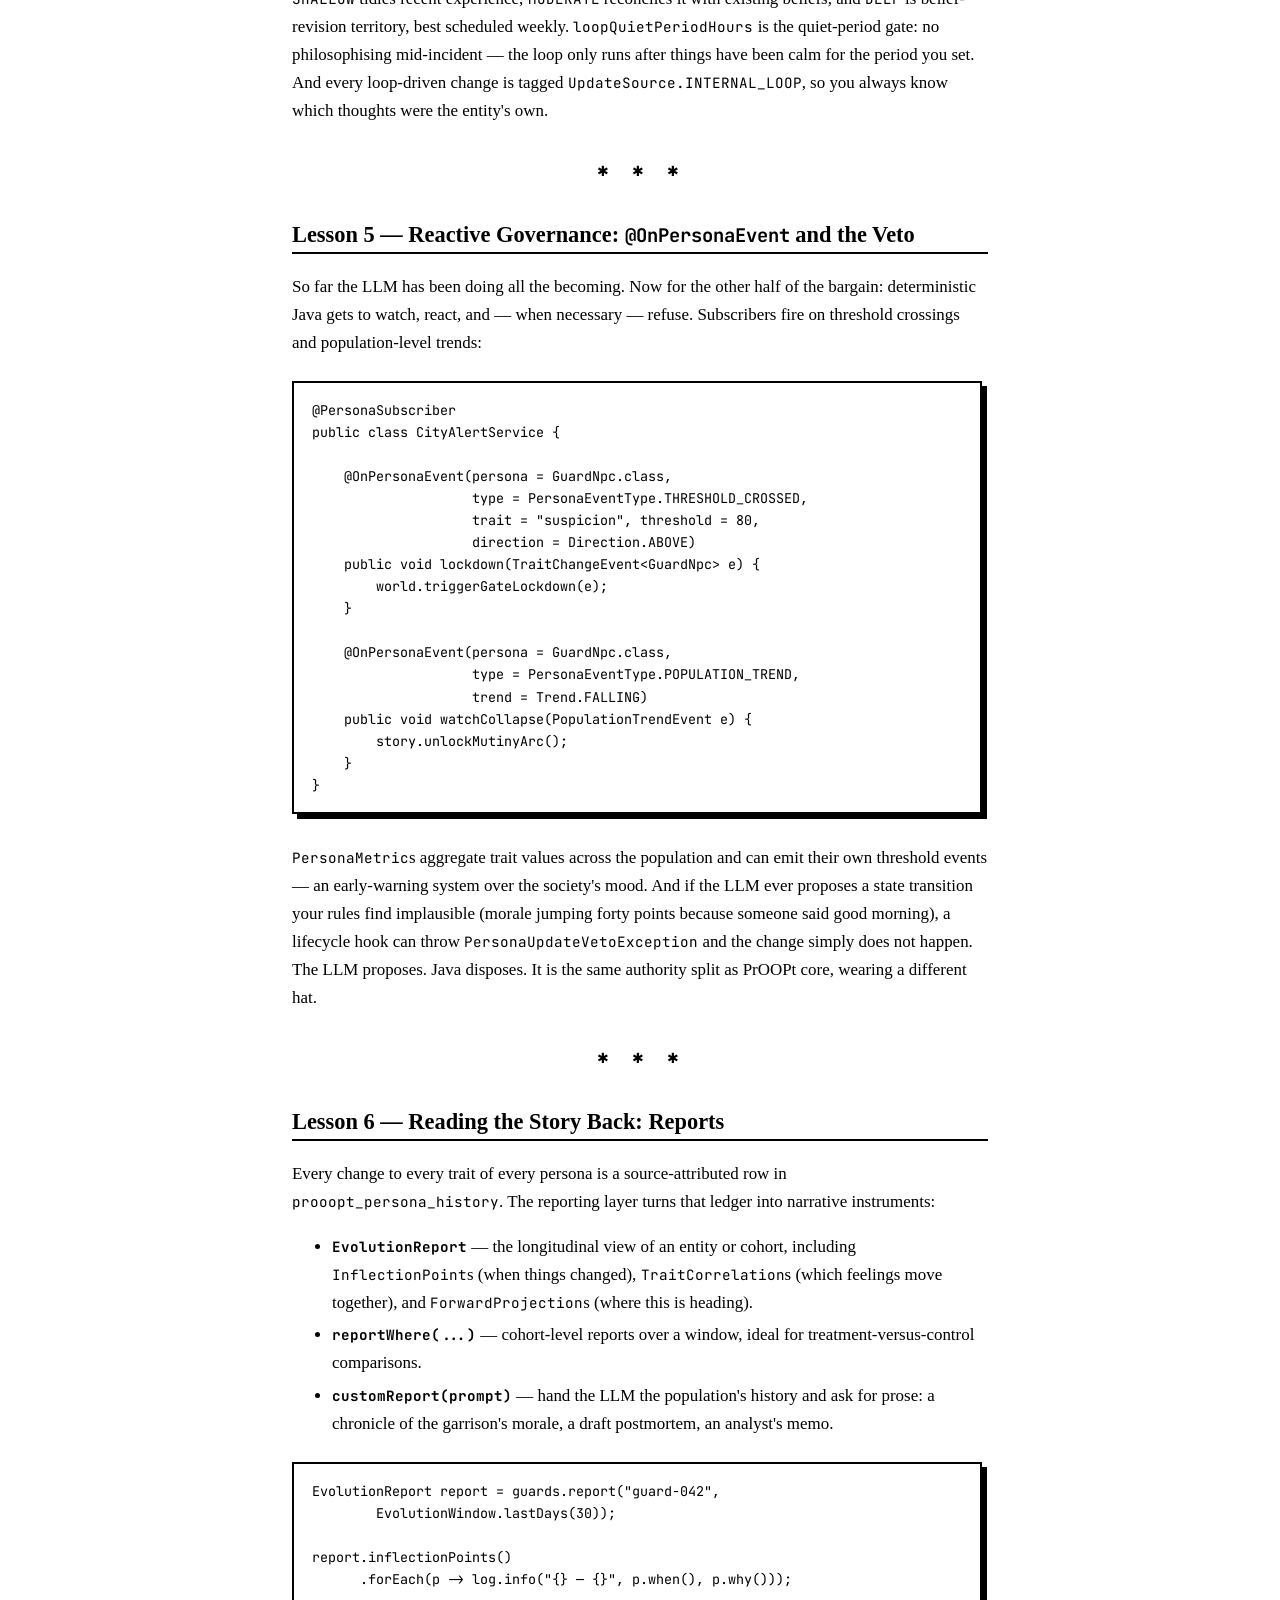
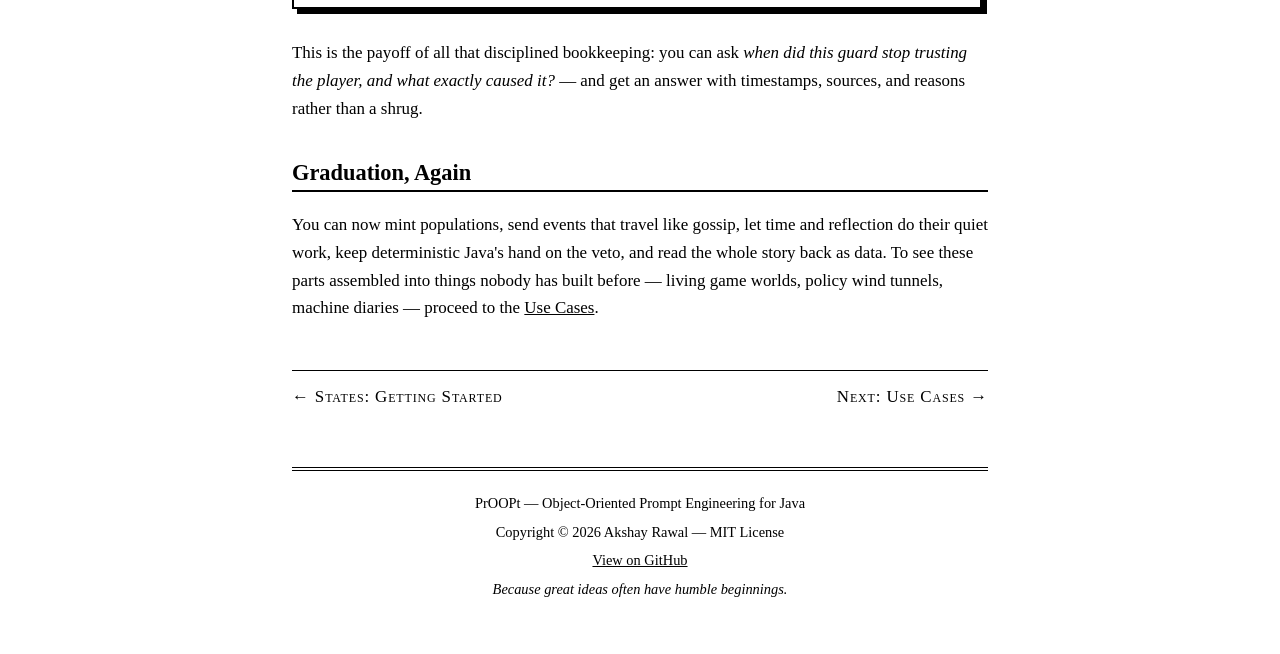
<file: states-tutorials.html>
<!DOCTYPE html>
<html lang="en">
<head>
<meta charset="UTF-8">
<meta name="viewport" content="width=device-width, initial-scale=1.0">
<title>PrOOPt States — Developer Tutorials</title>
<meta name="description" content="Structured developer tutorials for PrOOPt States: populations, event physics, evolution, internal loops, reactive governance, and longitudinal reports.">
<link rel="preconnect" href="https://fonts.googleapis.com">
<link rel="preconnect" href="https://fonts.gstatic.com" crossorigin>
<link href="https://fonts.googleapis.com/css2?family=JetBrains+Mono:wght@400;700&amp;display=swap" rel="stylesheet">
<link rel="stylesheet" href="styles.css">
</head>
<body>

<header class="masthead">
  <div class="issue-line"><span>Object-Oriented Prompt Engineering for Java</span><span>Est. 2026 · MIT License</span></div>
  <a class="brand" href="index.html">
    <span class="wordmark"><img src="PrOOPt States.png" style="height:120px; width:auto" alt="PrOOPt"/></span>
  </a>
  <p class="tagline">“A Java library that keeps LLMs on a need-to-know basis.”</p>
  <nav class="site-nav" aria-label="Main">
    <a href="index.html">Introduction</a> ·
    <a href="getting-started.html">Getting Started</a> ·
    <a href="tutorials.html">Tutorials</a> ·
    <a href="states-getting-started.html">States: Getting Started</a> ·
    <a href="states-tutorials.html" aria-current="page">States: Tutorials</a> ·
    <a href="use-cases.html">Use Cases</a> ·
    <a href="https://github.com/Argonizer/PrOOPt" target="_blank" rel="noopener">GitHub</a>
  </nav>
</header>

<main>

<article>
  <header>
    <p class="kicker">Chapter Five</p>
    <h1>States — Developer Tutorials</h1>
    <p class="lede">Six more lessons. By the end, you will have
    a society, and the society will have a paper trail.</p>
  </header>

  <section>
    <h2>Lesson 1 — From One Persona to a Population</h2>

    <p>One guard with feelings is a curiosity. Ten thousand citizens with
    feelings is an instrument. The generator builder creates populations
    whose trait distributions you control by construction — pin a trait
    here, draw another from a normal distribution there, and shape the
    whole thing with weighted <code>Segment</code>s:</p>

<pre><code>List&lt;Citizen&gt; city = citizens.generate()
        .limit(50_000)
        .seed("Adult residents of a mid-size rust-belt metro, 2026")
        .distribute(Segment.of("suburban homeowners, fixed-rate mortgages", 0.34)
                .pinTrait("housing_status", "OWNER_FIXED")
                .normalDistribution("rate_sensitivity", 35, 12)
                .normalDistribution("institutional_trust", 48, 15)
                .build())
        .distribute(Segment.of("urban renters, gig income", 0.22)
                .pinTrait("employment_mode", "GIG")
                .normalDistribution("rate_sensitivity", 72, 9)
                .build())
        .build();</code></pre>

    <p>Generation is batched, parallel, and rate-limited
    (<code>.batchSize()</code>, <code>.parallelism()</code>,
    <code>.rateLimit()</code>), and <code>buildWithResult()</code> hands
    back a <code>BuildResult</code> with a success rate and any failed
    batches, because honesty about partial failure is a feature.</p>
  </section>

  <hr class="stars">

  <section>
    <h2>Lesson 2 — Events with Physics: <code>broadcast</code>, Blast Radius, Rumour</h2>

    <p>In most systems, an event is a message. In PrOOPt States, an event
    is a <em>disturbance in a medium</em>. When something happens, you
    declare how far it travels, whom it reaches, and how the truth holds
    up along the way:</p>

<pre><code>guards.phaseManager().broadcast(
    crimeWitnessed,
    EventPipeline.create()
        .blastRadius(BlastRadius.WITNESSED
                         .union(BlastRadius.FACTION))
        .attenuation(AttenuationModel.RUMOUR)
        .timing(EventTiming.IMMEDIATE)
        .minSeverity(EventSeverity.WARNING));</code></pre>

    <p>Read it aloud and it is almost a sentence: <em>everyone who saw
    it, plus their faction, hears about it immediately — and as the story
    passes from guard to guard, it degrades the way rumours do.</em>
    <code>BlastRadius</code> scopes propagation (<code>WITNESSED</code>,
    <code>FACTION</code>, <code>RELATIONSHIP</code>,
    <code>PROXIMITY</code>); <code>AttenuationModel.RUMOUR</code> applies
    the classic distortion psychology — details get levelled, the dramatic
    bits get sharpened, and the rest gets bent to fit what the listener
    already believed. You can also target a broadcast surgically with a
    plain predicate: <code>broadcast(event, "district = 'HARBOR'")</code>.</p>

    <aside class="note">
      <span class="note-title">A word from the mug</span>
      Yes: misinformation dynamics as a configuration option. Used
      thoughtfully, this is how you <em>study</em> rumour spread, not
      how you start one. The audit trail keeps everyone honest.
    </aside>
  </section>

  <hr class="stars">

  <section>
    <h2>Lesson 3 — Time as a Force: Evolution Schedules</h2>

    <p>Real entities change even when nothing happens to them. Bread goes
    stale, grudges soften, attention drifts. The <code>@Persona</code>
    annotation gives time a job description:</p>

<pre><code>@Persona(
    value = "An adult resident of a mid-size metro with a realistic "
          + "financial life, media diet, social ties, and bounded attention.",
    evolutionSchedule = "@daily",
    evolutionDescription = "Attention to last week's news decays; lived "
          + "financial pressure (rent, groceries, rate resets) reasserts "
          + "itself over headlines."
)
public class Citizen { ... }</code></pre>

    <p>On the cron schedule you set, an evolution batch job visits each
    persona and applies the drift you described — no external stimulus
    required. Changes land in the history table marked
    <code>UpdateSource.EVOLUTION</code>, so a citizen who calmed down on
    her own is never confused with a citizen who was talked down by a
    neighbour.</p>
  </section>

  <hr class="stars">

  <section>
    <h2>Lesson 4 — The Internal Loop, or: Entities That Sleep On It</h2>

    <p>This is the strangest and most useful feature in the module.
    Enable the internal loop and your persona periodically reflects on
    what it has been through — consolidating memory, revising beliefs —
    during quiet hours, at a depth you choose:</p>

<pre><code>@Persona(
    value = "The payments service: latency-sensitive, PCI-scoped, "
          + "dependent on auth, ledger-db, and the card-network gateway.",
    internalLoop = true,
    loopSchedule = "0 0 3 * * *",          // 3 a.m., as is traditional
    loopDepth = LoopDepth.SHALLOW,
    loopQuietPeriodHours = 6,
    loopDescription = "Review the day's digests against my biography. "
          + "Is anything slowly going wrong that no single day would reveal?"
)
public class PaymentsServiceTwin { ... }</code></pre>

    <p>Three controls keep the introspection sensible.
    <code>LoopDepth</code> sets how far the entity may wander —
    <code>SHALLOW</code> tidies recent experience, <code>MODERATE</code>
    reconciles it with existing beliefs, and <code>DEEP</code> is
    belief-revision territory, best scheduled weekly.
    <code>loopQuietPeriodHours</code> is the quiet-period gate: no
    philosophising mid-incident — the loop only runs after things have
    been calm for the period you set. And every loop-driven change is
    tagged <code>UpdateSource.INTERNAL_LOOP</code>, so you always know
    which thoughts were the entity's own.</p>
  </section>

  <hr class="stars">

  <section>
    <h2>Lesson 5 — Reactive Governance: <code>@OnPersonaEvent</code> and the Veto</h2>

    <p>So far the LLM has been doing all the becoming. Now for the other
    half of the bargain: deterministic Java gets to watch, react, and —
    when necessary — refuse. Subscribers fire on threshold crossings and
    population-level trends:</p>

<pre><code>@PersonaSubscriber
public class CityAlertService {

    @OnPersonaEvent(persona = GuardNpc.class,
                    type = PersonaEventType.THRESHOLD_CROSSED,
                    trait = "suspicion", threshold = 80,
                    direction = Direction.ABOVE)
    public void lockdown(TraitChangeEvent&lt;GuardNpc&gt; e) {
        world.triggerGateLockdown(e);
    }

    @OnPersonaEvent(persona = GuardNpc.class,
                    type = PersonaEventType.POPULATION_TREND,
                    trend = Trend.FALLING)
    public void watchCollapse(PopulationTrendEvent e) {
        story.unlockMutinyArc();
    }
}</code></pre>

    <p><code>PersonaMetric</code>s aggregate trait values across the
    population and can emit their own threshold events — an early-warning
    system over the society's mood. And if the LLM ever proposes a state
    transition your rules find implausible (morale jumping forty points
    because someone said good morning), a lifecycle hook can throw
    <code>PersonaUpdateVetoException</code> and the change simply does not
    happen. The LLM proposes. Java disposes. It is the same authority
    split as PrOOPt core, wearing a different hat.</p>
  </section>

  <hr class="stars">

  <section>
    <h2>Lesson 6 — Reading the Story Back: Reports</h2>

    <p>Every change to every trait of every persona is a source-attributed
    row in <code>prooopt_persona_history</code>. The reporting layer turns
    that ledger into narrative instruments:</p>

    <ul>
      <li><strong><code>EvolutionReport</code></strong> — the longitudinal
      view of an entity or cohort, including
      <code>InflectionPoint</code>s (when things changed),
      <code>TraitCorrelation</code>s (which feelings move together),
      and <code>ForwardProjection</code>s (where this is heading).</li>
      <li><strong><code>reportWhere(...)</code></strong> — cohort-level
      reports over a window, ideal for treatment-versus-control
      comparisons.</li>
      <li><strong><code>customReport(prompt)</code></strong> — hand the
      LLM the population's history and ask for prose: a chronicle of the
      garrison's morale, a draft postmortem, an analyst's memo.</li>
    </ul>

<pre><code>EvolutionReport report = guards.report("guard-042",
        EvolutionWindow.lastDays(30));

report.inflectionPoints()
      .forEach(p -&gt; log.info("{} — {}", p.when(), p.why()));</code></pre>

    <p>This is the payoff of all that disciplined bookkeeping: you can
    ask <em>when did this guard stop trusting the player, and what
    exactly caused it?</em> — and get an answer with timestamps, sources,
    and reasons rather than a shrug.</p>
  </section>

  <section>
    <h2>Graduation, Again</h2>

    <p>You can now mint populations, send events that travel like gossip,
    let time and reflection do their quiet work, keep deterministic
    Java's hand on the veto, and read the whole story back as data. To
    see these parts assembled into things nobody has built before —
    living game worlds, policy wind tunnels, machine diaries — proceed to
    the <a href="use-cases.html">Use Cases</a>.</p>
  </section>
</article>

</main>

<nav class="pager" aria-label="Pagination">
  <a href="states-getting-started.html">← States: Getting Started</a>
  <a href="use-cases.html">Next: Use Cases →</a>
</nav>

<footer class="colophon">
  <p>PrOOPt — Object-Oriented Prompt Engineering for Java</p>
  <p>Copyright © 2026 Akshay Rawal — MIT License</p>
  <p><a href="https://github.com/Argonizer/PrOOPt" target="_blank" rel="noopener">View on GitHub</a></p>
  <p><em>Because great ideas often have humble beginnings.</em></p>
</footer>

</body>
</html>
</file>
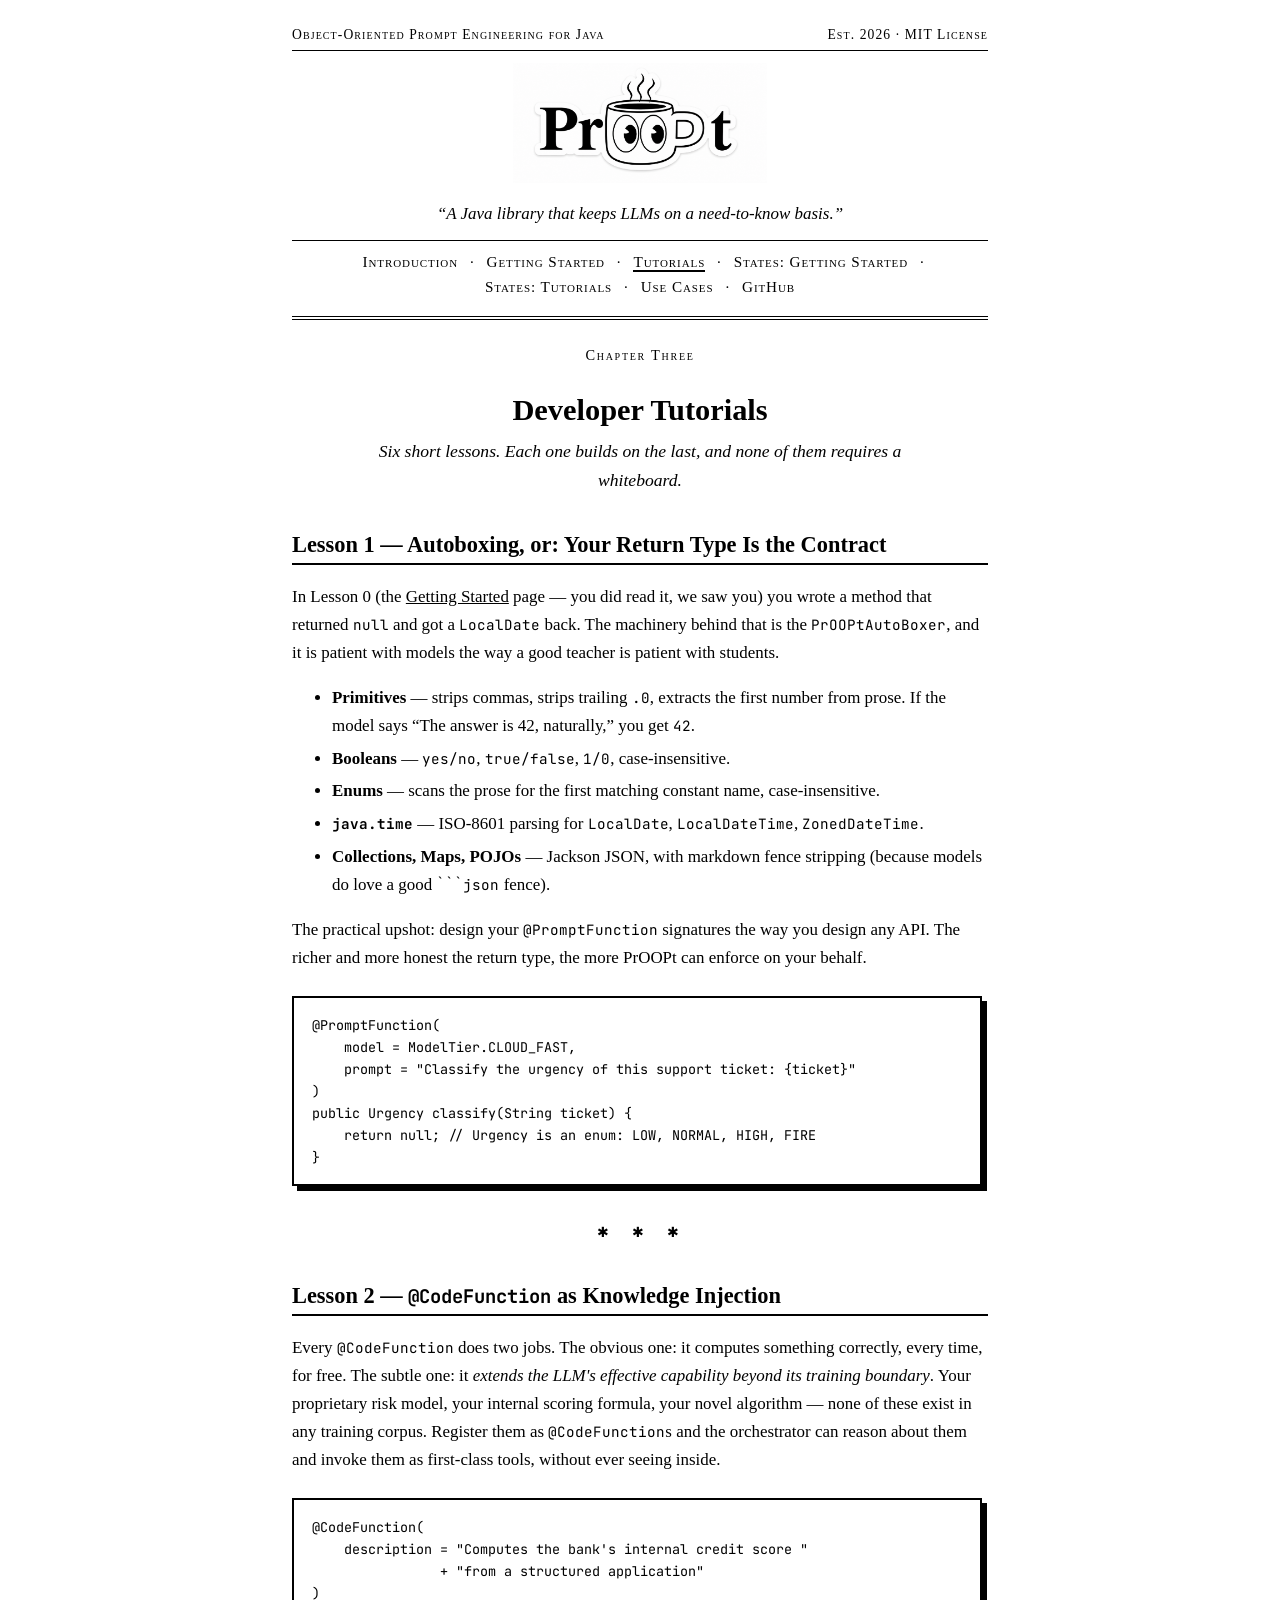
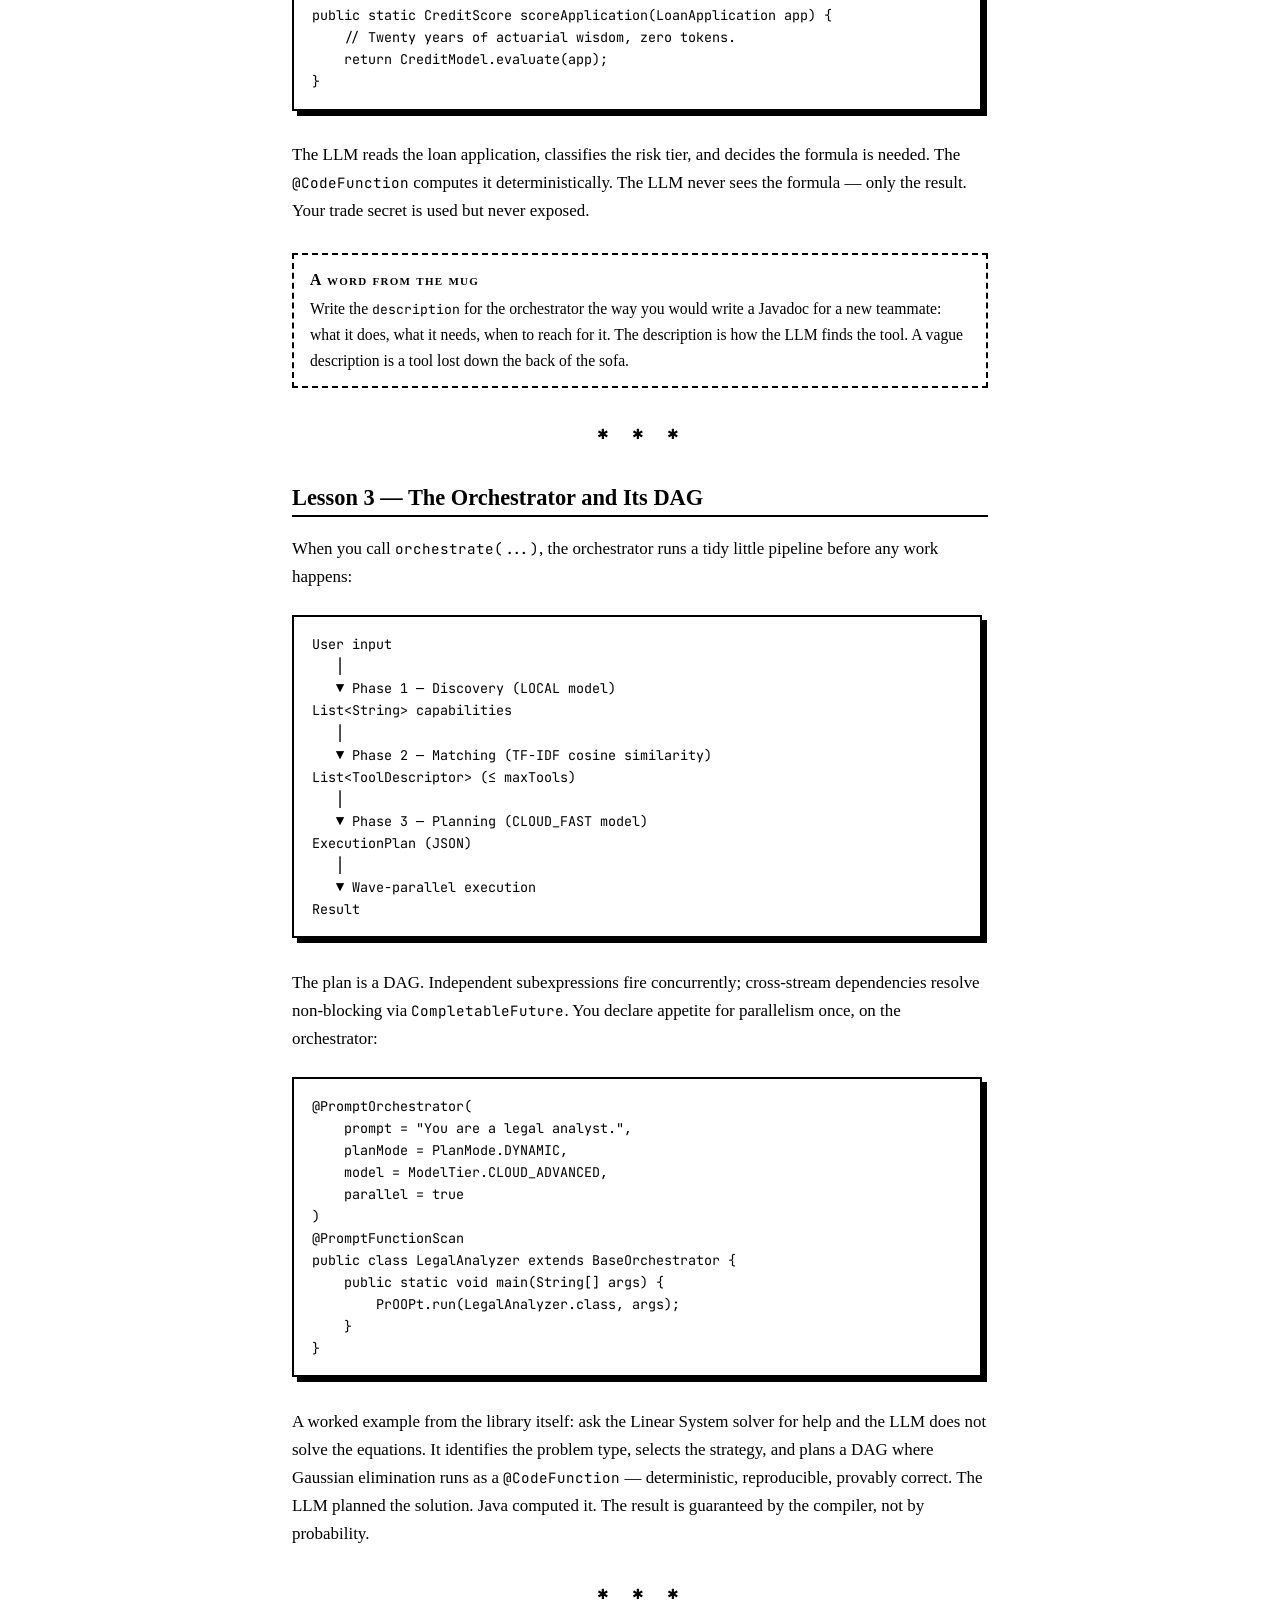
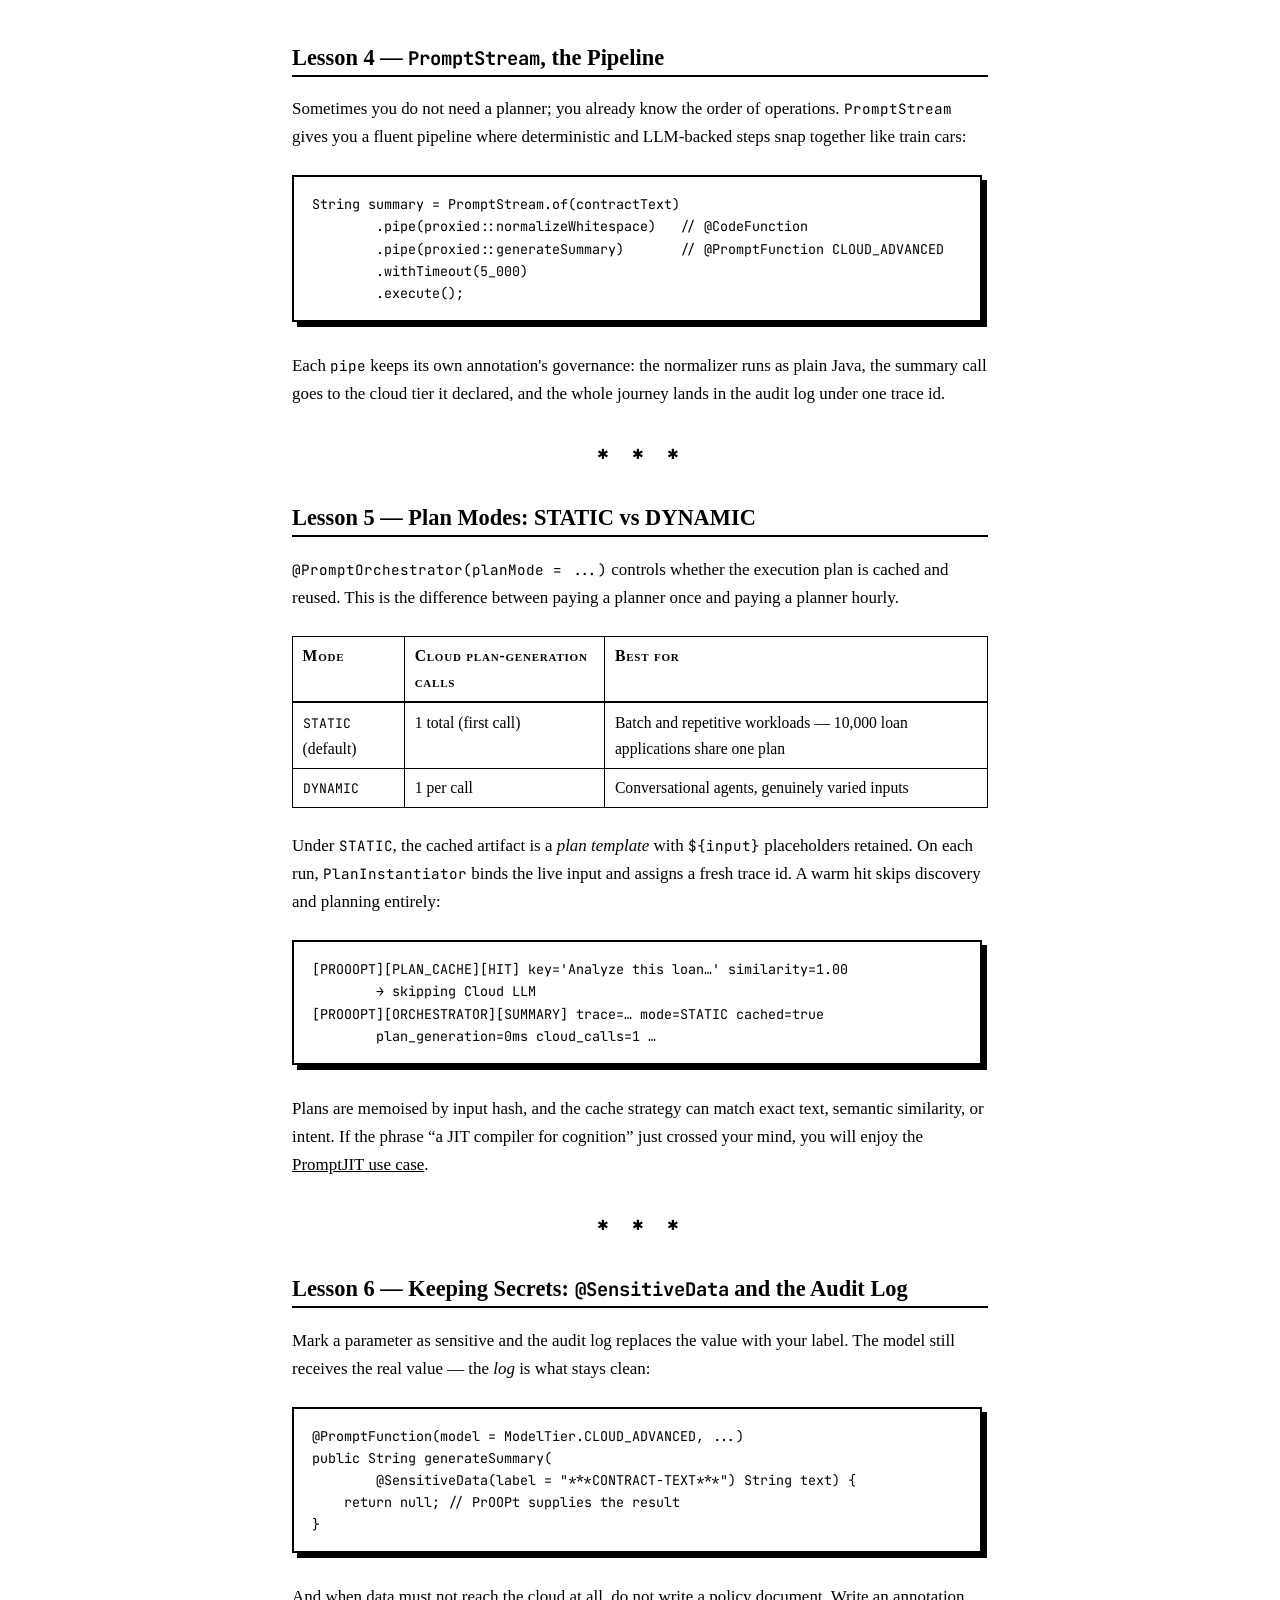
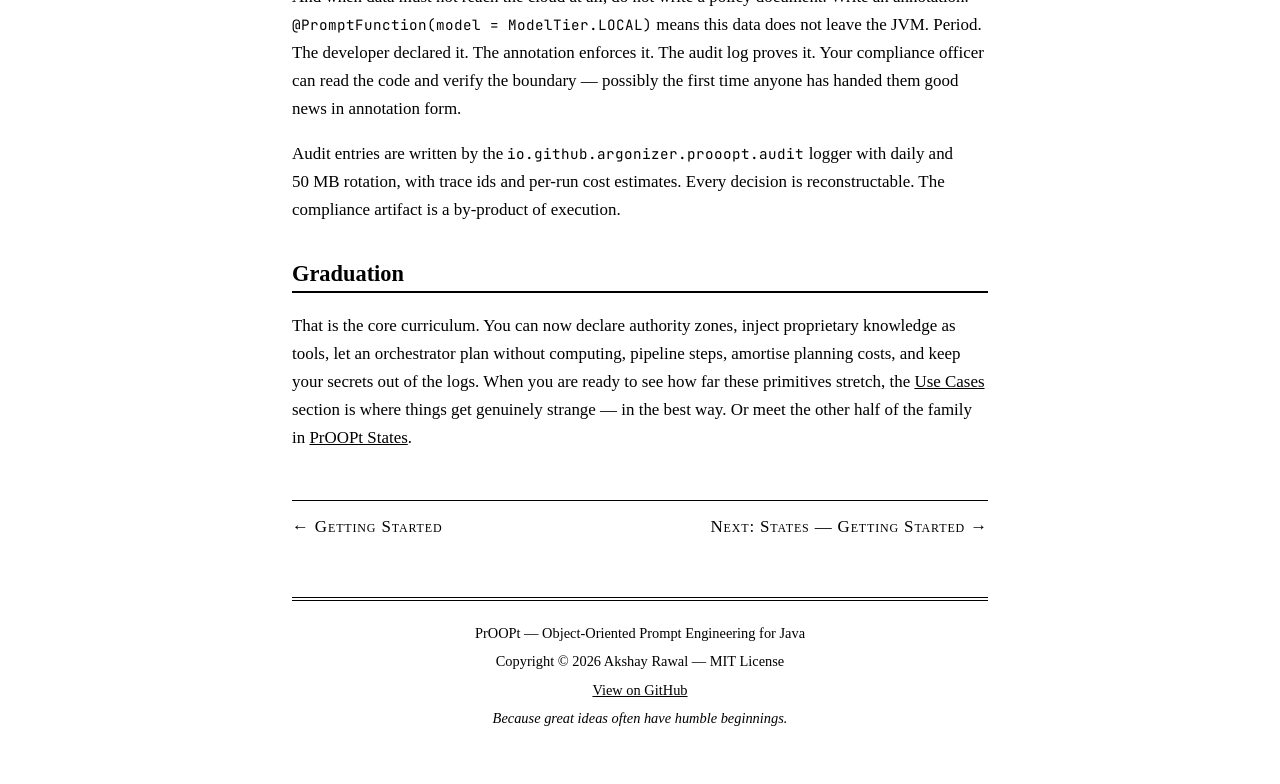
<file: tutorials.html>
<!DOCTYPE html>
<html lang="en">
<head>
<meta charset="UTF-8">
<meta name="viewport" content="width=device-width, initial-scale=1.0">
<title>Developer Tutorials — PrOOPt</title>
<meta name="description" content="Structured developer tutorials for PrOOPt: @PromptFunction, autoboxing, @CodeFunction, the orchestrator, PromptStream, plan modes, and sensitive data.">
<link rel="preconnect" href="https://fonts.googleapis.com">
<link rel="preconnect" href="https://fonts.gstatic.com" crossorigin>
<link href="https://fonts.googleapis.com/css2?family=JetBrains+Mono:wght@400;700&amp;display=swap" rel="stylesheet">
<link rel="stylesheet" href="styles.css">
</head>
<body>

<header class="masthead">
  <div class="issue-line"><span>Object-Oriented Prompt Engineering for Java</span><span>Est. 2026 · MIT License</span></div>
  <a class="brand" href="index.html">
    <span class="wordmark"><img src="PrOOPt.png" style="height:120px; width:auto" alt="PrOOPt"/></span>
  </a>
  <p class="tagline">“A Java library that keeps LLMs on a need-to-know basis.”</p>
  <nav class="site-nav" aria-label="Main">
    <a href="index.html">Introduction</a> ·
    <a href="getting-started.html">Getting Started</a> ·
    <a href="tutorials.html" aria-current="page">Tutorials</a> ·
    <a href="states-getting-started.html">States: Getting Started</a> ·
    <a href="states-tutorials.html">States: Tutorials</a> ·
    <a href="use-cases.html">Use Cases</a> ·
    <a href="https://github.com/Argonizer/PrOOPt" target="_blank" rel="noopener">GitHub</a>
  </nav>
</header>

<main>

<article>
  <header>
    <p class="kicker">Chapter Three</p>
    <h1>Developer Tutorials</h1>
    <p class="lede">Six short lessons. Each one builds on the last,
    and none of them requires a whiteboard.</p>
  </header>

  <section>
    <h2>Lesson 1 — Autoboxing, or: Your Return Type Is the Contract</h2>

    <p>In Lesson 0 (the <a href="getting-started.html">Getting Started</a>
    page — you did read it, we saw you) you wrote a method that returned
    <code>null</code> and got a <code>LocalDate</code> back. The machinery
    behind that is the <code>PrOOPtAutoBoxer</code>, and it is patient
    with models the way a good teacher is patient with students.</p>

    <ul>
      <li><strong>Primitives</strong> — strips commas, strips trailing
      <code>.0</code>, extracts the first number from prose. If the model
      says “The answer is 42, naturally,” you get <code>42</code>.</li>
      <li><strong>Booleans</strong> — <code>yes/no</code>,
      <code>true/false</code>, <code>1/0</code>, case-insensitive.</li>
      <li><strong>Enums</strong> — scans the prose for the first matching
      constant name, case-insensitive.</li>
      <li><strong><code>java.time</code></strong> — ISO-8601 parsing for
      <code>LocalDate</code>, <code>LocalDateTime</code>,
      <code>ZonedDateTime</code>.</li>
      <li><strong>Collections, Maps, POJOs</strong> — Jackson JSON, with
      markdown fence stripping (because models do love a good
      <code>```json</code> fence).</li>
    </ul>

    <p>The practical upshot: design your <code>@PromptFunction</code>
    signatures the way you design any API. The richer and more honest the
    return type, the more PrOOPt can enforce on your behalf.</p>

<pre><code>@PromptFunction(
    model = ModelTier.CLOUD_FAST,
    prompt = "Classify the urgency of this support ticket: {ticket}"
)
public Urgency classify(String ticket) {
    return null; // Urgency is an enum: LOW, NORMAL, HIGH, FIRE
}</code></pre>
  </section>

  <hr class="stars">

  <section>
    <h2>Lesson 2 — <code>@CodeFunction</code> as Knowledge Injection</h2>

    <p>Every <code>@CodeFunction</code> does two jobs. The obvious one:
    it computes something correctly, every time, for free. The subtle one:
    it <em>extends the LLM's effective capability beyond its training
    boundary</em>. Your proprietary risk model, your internal scoring
    formula, your novel algorithm — none of these exist in any training
    corpus. Register them as <code>@CodeFunction</code>s and the
    orchestrator can reason about them and invoke them as first-class
    tools, without ever seeing inside.</p>

<pre><code>@CodeFunction(
    description = "Computes the bank's internal credit score "
                + "from a structured application"
)
public static CreditScore scoreApplication(LoanApplication app) {
    // Twenty years of actuarial wisdom, zero tokens.
    return CreditModel.evaluate(app);
}</code></pre>

    <p>The LLM reads the loan application, classifies the risk tier, and
    decides the formula is needed. The <code>@CodeFunction</code> computes
    it deterministically. The LLM never sees the formula — only the
    result. Your trade secret is used but never exposed.</p>

    <aside class="note">
      <span class="note-title">A word from the mug</span>
      Write the <code>description</code> for the orchestrator the way you
      would write a Javadoc for a new teammate: what it does, what it
      needs, when to reach for it. The description is how the LLM finds
      the tool. A vague description is a tool lost down the back of the
      sofa.
    </aside>
  </section>

  <hr class="stars">

  <section>
    <h2>Lesson 3 — The Orchestrator and Its DAG</h2>

    <p>When you call <code>orchestrate(...)</code>, the orchestrator runs
    a tidy little pipeline before any work happens:</p>

<pre><code>User input
   │
   ▼ Phase 1 — Discovery (LOCAL model)
List&lt;String&gt; capabilities
   │
   ▼ Phase 2 — Matching (TF-IDF cosine similarity)
List&lt;ToolDescriptor&gt; (≤ maxTools)
   │
   ▼ Phase 3 — Planning (CLOUD_FAST model)
ExecutionPlan (JSON)
   │
   ▼ Wave-parallel execution
Result</code></pre>

    <p>The plan is a DAG. Independent subexpressions fire concurrently;
    cross-stream dependencies resolve non-blocking via
    <code>CompletableFuture</code>. You declare appetite for parallelism
    once, on the orchestrator:</p>

<pre><code>@PromptOrchestrator(
    prompt = "You are a legal analyst.",
    planMode = PlanMode.DYNAMIC,
    model = ModelTier.CLOUD_ADVANCED,
    parallel = true
)
@PromptFunctionScan
public class LegalAnalyzer extends BaseOrchestrator {
    public static void main(String[] args) {
        PrOOPt.run(LegalAnalyzer.class, args);
    }
}</code></pre>

    <p>A worked example from the library itself: ask the Linear System
    solver for help and the LLM does not solve the equations. It
    identifies the problem type, selects the strategy, and plans a DAG
    where Gaussian elimination runs as a <code>@CodeFunction</code> —
    deterministic, reproducible, provably correct. The LLM planned the
    solution. Java computed it. The result is guaranteed by the compiler,
    not by probability.</p>
  </section>

  <hr class="stars">

  <section>
    <h2>Lesson 4 — <code>PromptStream</code>, the Pipeline</h2>

    <p>Sometimes you do not need a planner; you already know the order of
    operations. <code>PromptStream</code> gives you a fluent pipeline
    where deterministic and LLM-backed steps snap together like train
    cars:</p>

<pre><code>String summary = PromptStream.of(contractText)
        .pipe(proxied::normalizeWhitespace)   // @CodeFunction
        .pipe(proxied::generateSummary)       // @PromptFunction CLOUD_ADVANCED
        .withTimeout(5_000)
        .execute();</code></pre>

    <p>Each <code>pipe</code> keeps its own annotation's governance: the
    normalizer runs as plain Java, the summary call goes to the cloud
    tier it declared, and the whole journey lands in the audit log under
    one trace id.</p>
  </section>

  <hr class="stars">

  <section>
    <h2>Lesson 5 — Plan Modes: STATIC vs DYNAMIC</h2>

    <p><code>@PromptOrchestrator(planMode = ...)</code> controls whether
    the execution plan is cached and reused. This is the difference
    between paying a planner once and paying a planner hourly.</p>

    <table>
      <thead>
        <tr><th>Mode</th><th>Cloud plan-generation calls</th><th>Best for</th></tr>
      </thead>
      <tbody>
        <tr><td><code>STATIC</code> (default)</td><td>1 total (first call)</td>
            <td>Batch and repetitive workloads — 10,000 loan applications share one plan</td></tr>
        <tr><td><code>DYNAMIC</code></td><td>1 per call</td>
            <td>Conversational agents, genuinely varied inputs</td></tr>
      </tbody>
    </table>

    <p>Under <code>STATIC</code>, the cached artifact is a <em>plan
    template</em> with <code>${input}</code> placeholders retained. On
    each run, <code>PlanInstantiator</code> binds the live input and
    assigns a fresh trace id. A warm hit skips discovery and planning
    entirely:</p>

<pre><code>[PROOOPT][PLAN_CACHE][HIT] key='Analyze this loan…' similarity=1.00
        → skipping Cloud LLM
[PROOOPT][ORCHESTRATOR][SUMMARY] trace=… mode=STATIC cached=true
        plan_generation=0ms cloud_calls=1 …</code></pre>

    <p>Plans are memoised by input hash, and the cache strategy can match
    exact text, semantic similarity, or intent. If the phrase “a JIT
    compiler for cognition” just crossed your mind, you will enjoy the
    <a href="use-cases/promptjit.html">PromptJIT use case</a>.</p>
  </section>

  <hr class="stars">

  <section>
    <h2>Lesson 6 — Keeping Secrets: <code>@SensitiveData</code> and the Audit Log</h2>

    <p>Mark a parameter as sensitive and the audit log replaces the value
    with your label. The model still receives the real value — the
    <em>log</em> is what stays clean:</p>

<pre><code>@PromptFunction(model = ModelTier.CLOUD_ADVANCED, ...)
public String generateSummary(
        @SensitiveData(label = "***CONTRACT-TEXT***") String text) {
    return null; // PrOOPt supplies the result
}</code></pre>

    <p>And when data must not reach the cloud at all, do not write a
    policy document. Write an annotation.
    <code>@PromptFunction(model&nbsp;=&nbsp;ModelTier.LOCAL)</code> means
    this data does not leave the JVM. Period. The developer declared it.
    The annotation enforces it. The audit log proves it. Your compliance
    officer can read the code and verify the boundary — possibly the
    first time anyone has handed them good news in annotation form.</p>

    <p>Audit entries are written by the
    <code>io.github.argonizer.prooopt.audit</code> logger with daily and
    50&nbsp;MB rotation, with trace ids and per-run cost estimates. Every
    decision is reconstructable. The compliance artifact is a by-product
    of execution.</p>
  </section>

  <section>
    <h2>Graduation</h2>

    <p>That is the core curriculum. You can now declare authority zones,
    inject proprietary knowledge as tools, let an orchestrator plan
    without computing, pipeline steps, amortise planning costs, and keep
    your secrets out of the logs. When you are ready to see how far these
    primitives stretch, the <a href="use-cases.html">Use Cases</a> section
    is where things get genuinely strange — in the best way. Or meet the
    other half of the family in
    <a href="states-getting-started.html">PrOOPt States</a>.</p>
  </section>
</article>

</main>

<nav class="pager" aria-label="Pagination">
  <a href="getting-started.html">← Getting Started</a>
  <a href="states-getting-started.html">Next: States — Getting Started →</a>
</nav>

<footer class="colophon">
  <p>PrOOPt — Object-Oriented Prompt Engineering for Java</p>
  <p>Copyright © 2026 Akshay Rawal — MIT License</p>
  <p><a href="https://github.com/Argonizer/PrOOPt" target="_blank" rel="noopener">View on GitHub</a></p>
  <p><em>Because great ideas often have humble beginnings.</em></p>
</footer>

</body>
</html>
</file>
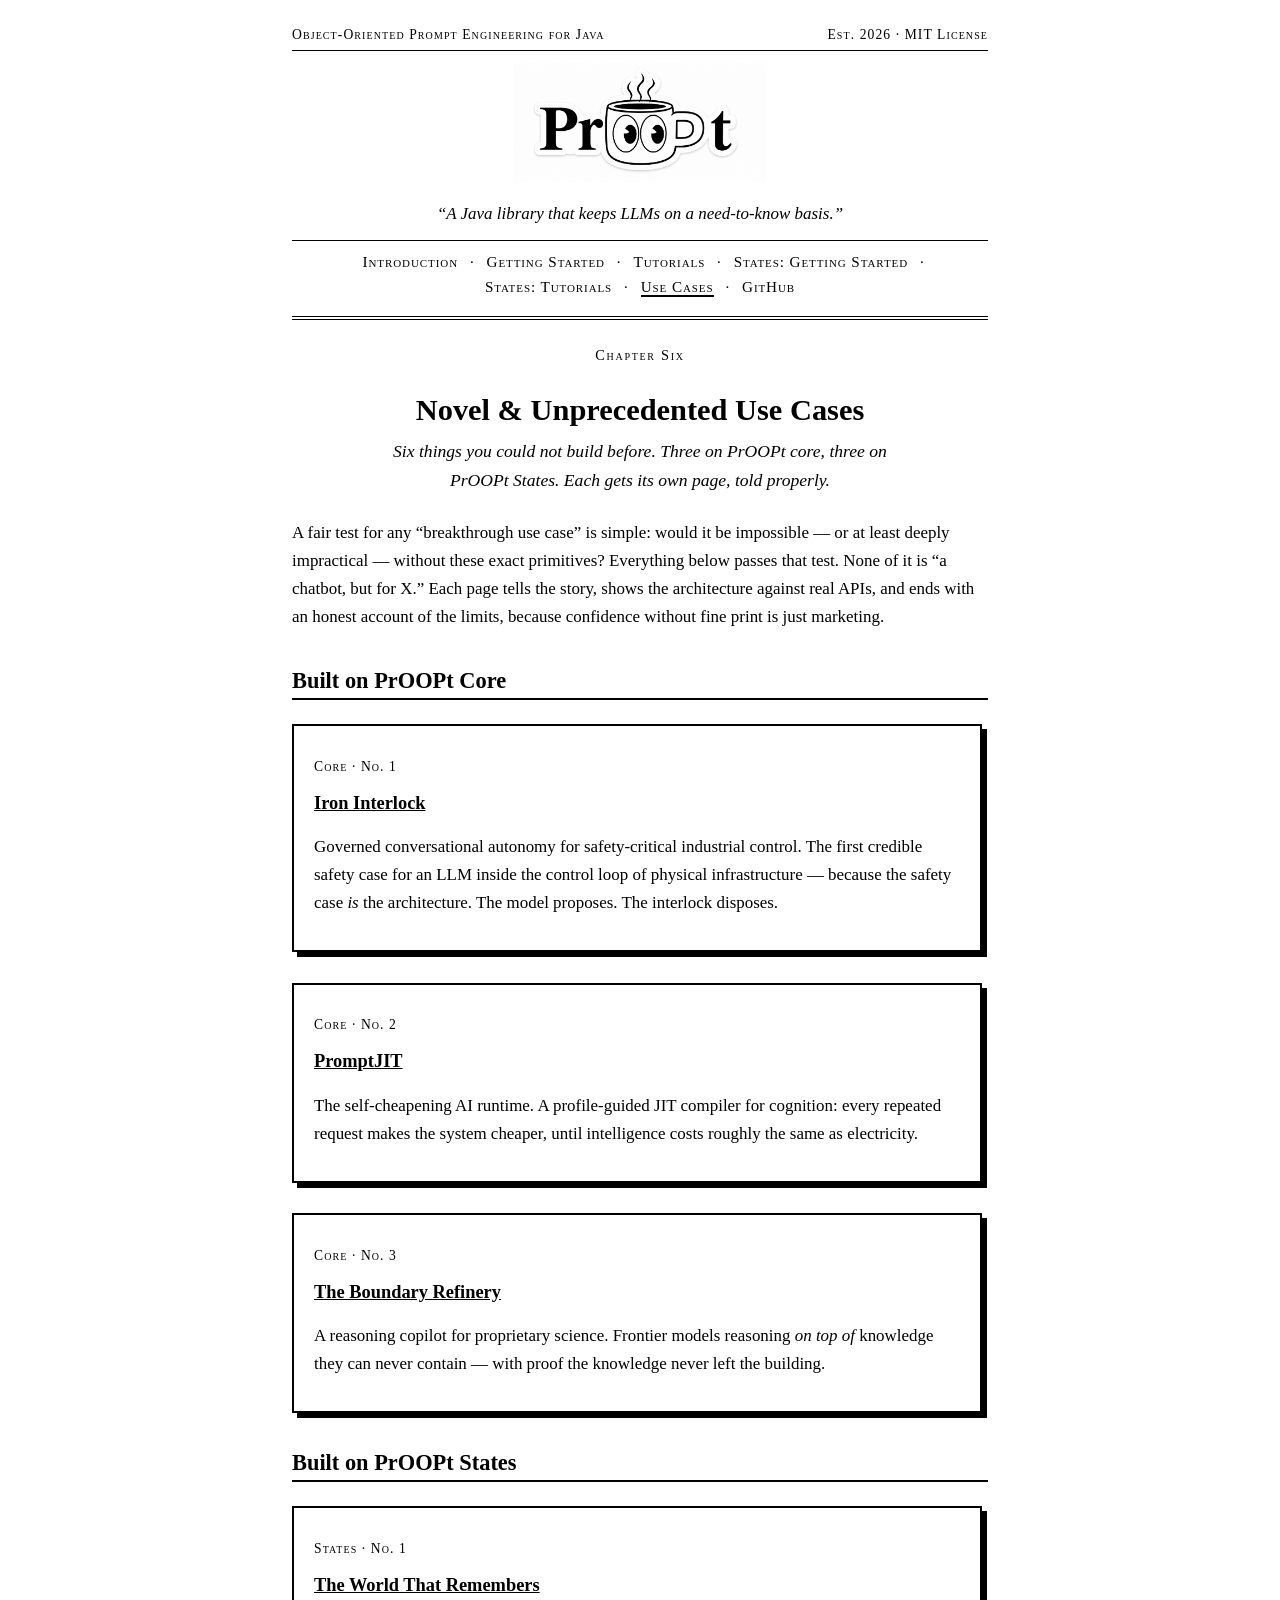
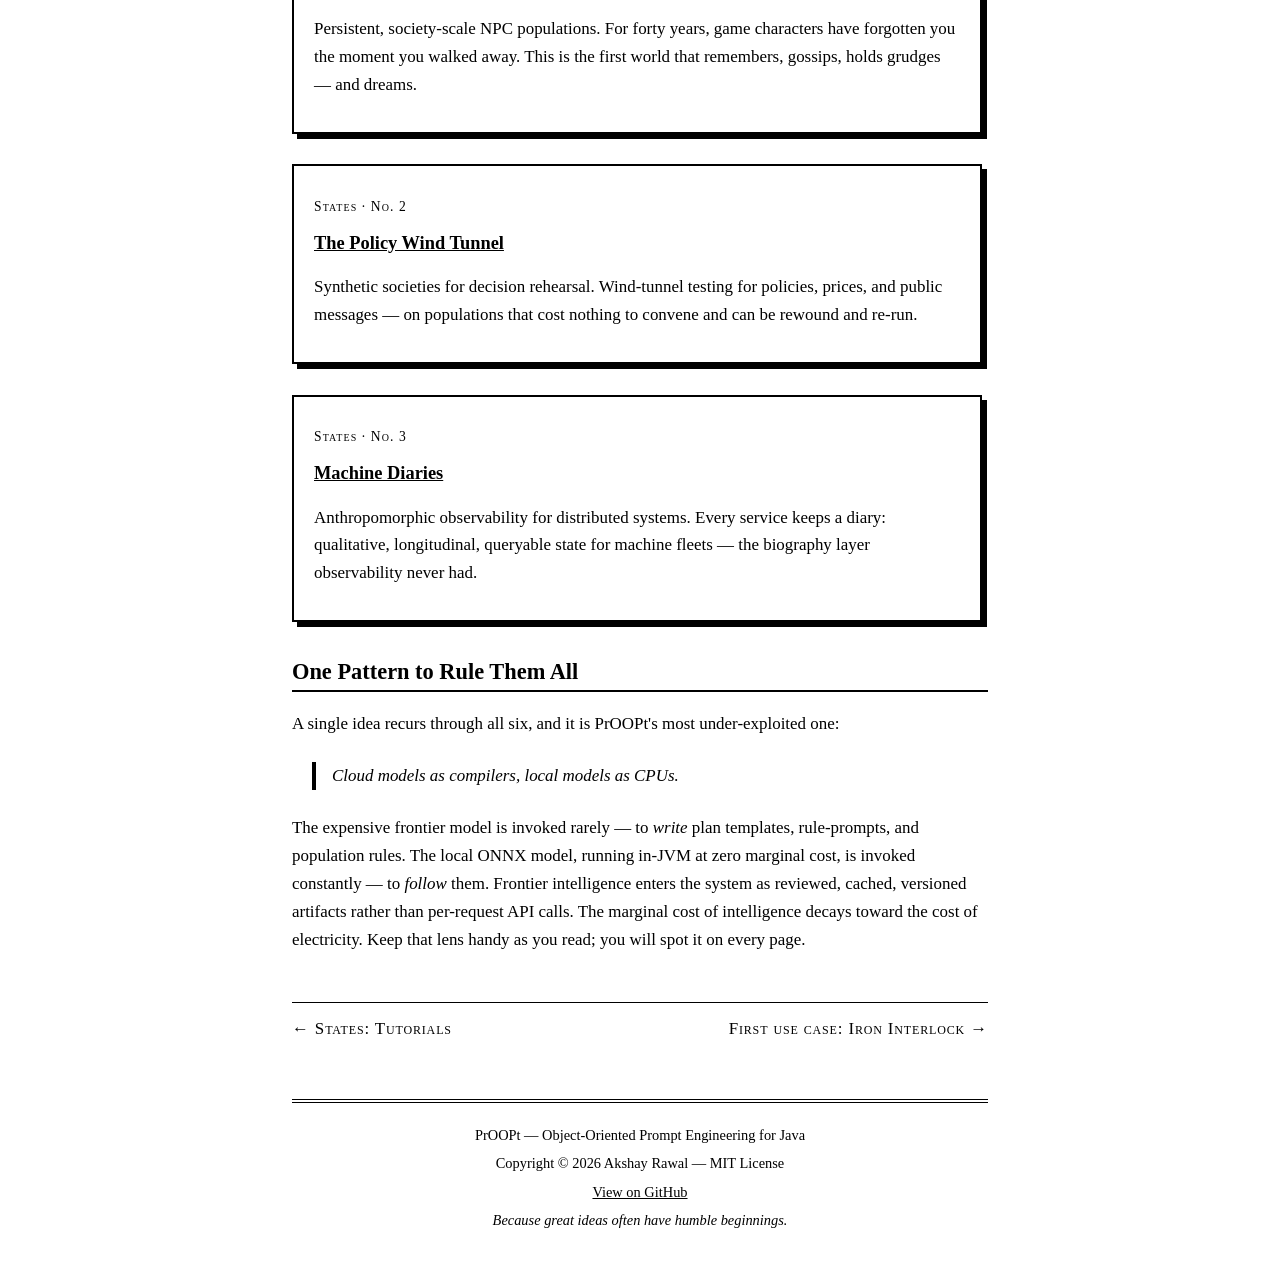
<file: use-cases.html>
<!DOCTYPE html>
<html lang="en">
<head>
<meta charset="UTF-8">
<meta name="viewport" content="width=device-width, initial-scale=1.0">
<title>Novel Use Cases — PrOOPt</title>
<meta name="description" content="Six novel, unprecedented use cases built on PrOOPt core and PrOOPt States, each with its own detailed page.">
<link rel="preconnect" href="https://fonts.googleapis.com">
<link rel="preconnect" href="https://fonts.gstatic.com" crossorigin>
<link href="https://fonts.googleapis.com/css2?family=JetBrains+Mono:wght@400;700&amp;display=swap" rel="stylesheet">
<link rel="stylesheet" href="styles.css">
</head>
<body>

<header class="masthead">
  <div class="issue-line"><span>Object-Oriented Prompt Engineering for Java</span><span>Est. 2026 · MIT License</span></div>
  <a class="brand" href="index.html">
    <span class="wordmark"><img src="PrOOPt.png" style="height:120px; width:auto" alt="PrOOPt"/></span>
  </a>
  <p class="tagline">“A Java library that keeps LLMs on a need-to-know basis.”</p>
  <nav class="site-nav" aria-label="Main">
    <a href="index.html">Introduction</a> ·
    <a href="getting-started.html">Getting Started</a> ·
    <a href="tutorials.html">Tutorials</a> ·
    <a href="states-getting-started.html">States: Getting Started</a> ·
    <a href="states-tutorials.html">States: Tutorials</a> ·
    <a href="use-cases.html" aria-current="page">Use Cases</a> ·
    <a href="https://github.com/Argonizer/PrOOPt" target="_blank" rel="noopener">GitHub</a>
  </nav>
</header>

<main>

<article>
  <header>
    <p class="kicker">Chapter Six</p>
    <h1>Novel &amp; Unprecedented Use Cases</h1>
    <p class="lede">Six things you could not build before.
    Three on PrOOPt core, three on PrOOPt States.
    Each gets its own page, told properly.</p>
  </header>

  <section>
    <p>A fair test for any “breakthrough use case” is simple: would it be
    impossible — or at least deeply impractical — without these exact
    primitives? Everything below passes that test. None of it is “a
    chatbot, but for X.” Each page tells the story, shows the
    architecture against real APIs, and ends with an honest account of
    the limits, because confidence without fine print is just marketing.</p>
  </section>

  <section>
    <h2>Built on PrOOPt Core</h2>

    <div class="card">
      <p class="series">Core · No. 1</p>
      <h3><a href="use-cases/iron-interlock.html">Iron Interlock</a></h3>
      <p>Governed conversational autonomy for safety-critical industrial
      control. The first credible safety case for an LLM inside the
      control loop of physical infrastructure — because the safety case
      <em>is</em> the architecture. The model proposes. The interlock
      disposes.</p>
    </div>

    <div class="card">
      <p class="series">Core · No. 2</p>
      <h3><a href="use-cases/promptjit.html">PromptJIT</a></h3>
      <p>The self-cheapening AI runtime. A profile-guided JIT compiler for
      cognition: every repeated request makes the system cheaper, until
      intelligence costs roughly the same as electricity.</p>
    </div>

    <div class="card">
      <p class="series">Core · No. 3</p>
      <h3><a href="use-cases/boundary-refinery.html">The Boundary Refinery</a></h3>
      <p>A reasoning copilot for proprietary science. Frontier models
      reasoning <em>on top of</em> knowledge they can never contain — with
      proof the knowledge never left the building.</p>
    </div>
  </section>

  <section>
    <h2>Built on PrOOPt States</h2>

    <div class="card">
      <p class="series">States · No. 1</p>
      <h3><a href="use-cases/living-world.html">The World That Remembers</a></h3>
      <p>Persistent, society-scale NPC populations. For forty years, game
      characters have forgotten you the moment you walked away. This is
      the first world that remembers, gossips, holds grudges — and
      dreams.</p>
    </div>

    <div class="card">
      <p class="series">States · No. 2</p>
      <h3><a href="use-cases/policy-wind-tunnel.html">The Policy Wind Tunnel</a></h3>
      <p>Synthetic societies for decision rehearsal. Wind-tunnel testing
      for policies, prices, and public messages — on populations that cost
      nothing to convene and can be rewound and re-run.</p>
    </div>

    <div class="card">
      <p class="series">States · No. 3</p>
      <h3><a href="use-cases/machine-diaries.html">Machine Diaries</a></h3>
      <p>Anthropomorphic observability for distributed systems. Every
      service keeps a diary: qualitative, longitudinal, queryable state
      for machine fleets — the biography layer observability never had.</p>
    </div>
  </section>

  <section>
    <h2>One Pattern to Rule Them All</h2>

    <p>A single idea recurs through all six, and it is PrOOPt's most
    under-exploited one:</p>

    <blockquote>Cloud models as compilers, local models as CPUs.</blockquote>

    <p>The expensive frontier model is invoked rarely — to <em>write</em>
    plan templates, rule-prompts, and population rules. The local ONNX
    model, running in-JVM at zero marginal cost, is invoked constantly —
    to <em>follow</em> them. Frontier intelligence enters the system as
    reviewed, cached, versioned artifacts rather than per-request API
    calls. The marginal cost of intelligence decays toward the cost of
    electricity. Keep that lens handy as you read; you will spot it on
    every page.</p>
  </section>
</article>

</main>

<nav class="pager" aria-label="Pagination">
  <a href="states-tutorials.html">← States: Tutorials</a>
  <a href="use-cases/iron-interlock.html">First use case: Iron Interlock →</a>
</nav>

<footer class="colophon">
  <p>PrOOPt — Object-Oriented Prompt Engineering for Java</p>
  <p>Copyright © 2026 Akshay Rawal — MIT License</p>
  <p><a href="https://github.com/Argonizer/PrOOPt" target="_blank" rel="noopener">View on GitHub</a></p>
  <p><em>Because great ideas often have humble beginnings.</em></p>
</footer>

</body>
</html>
</file>
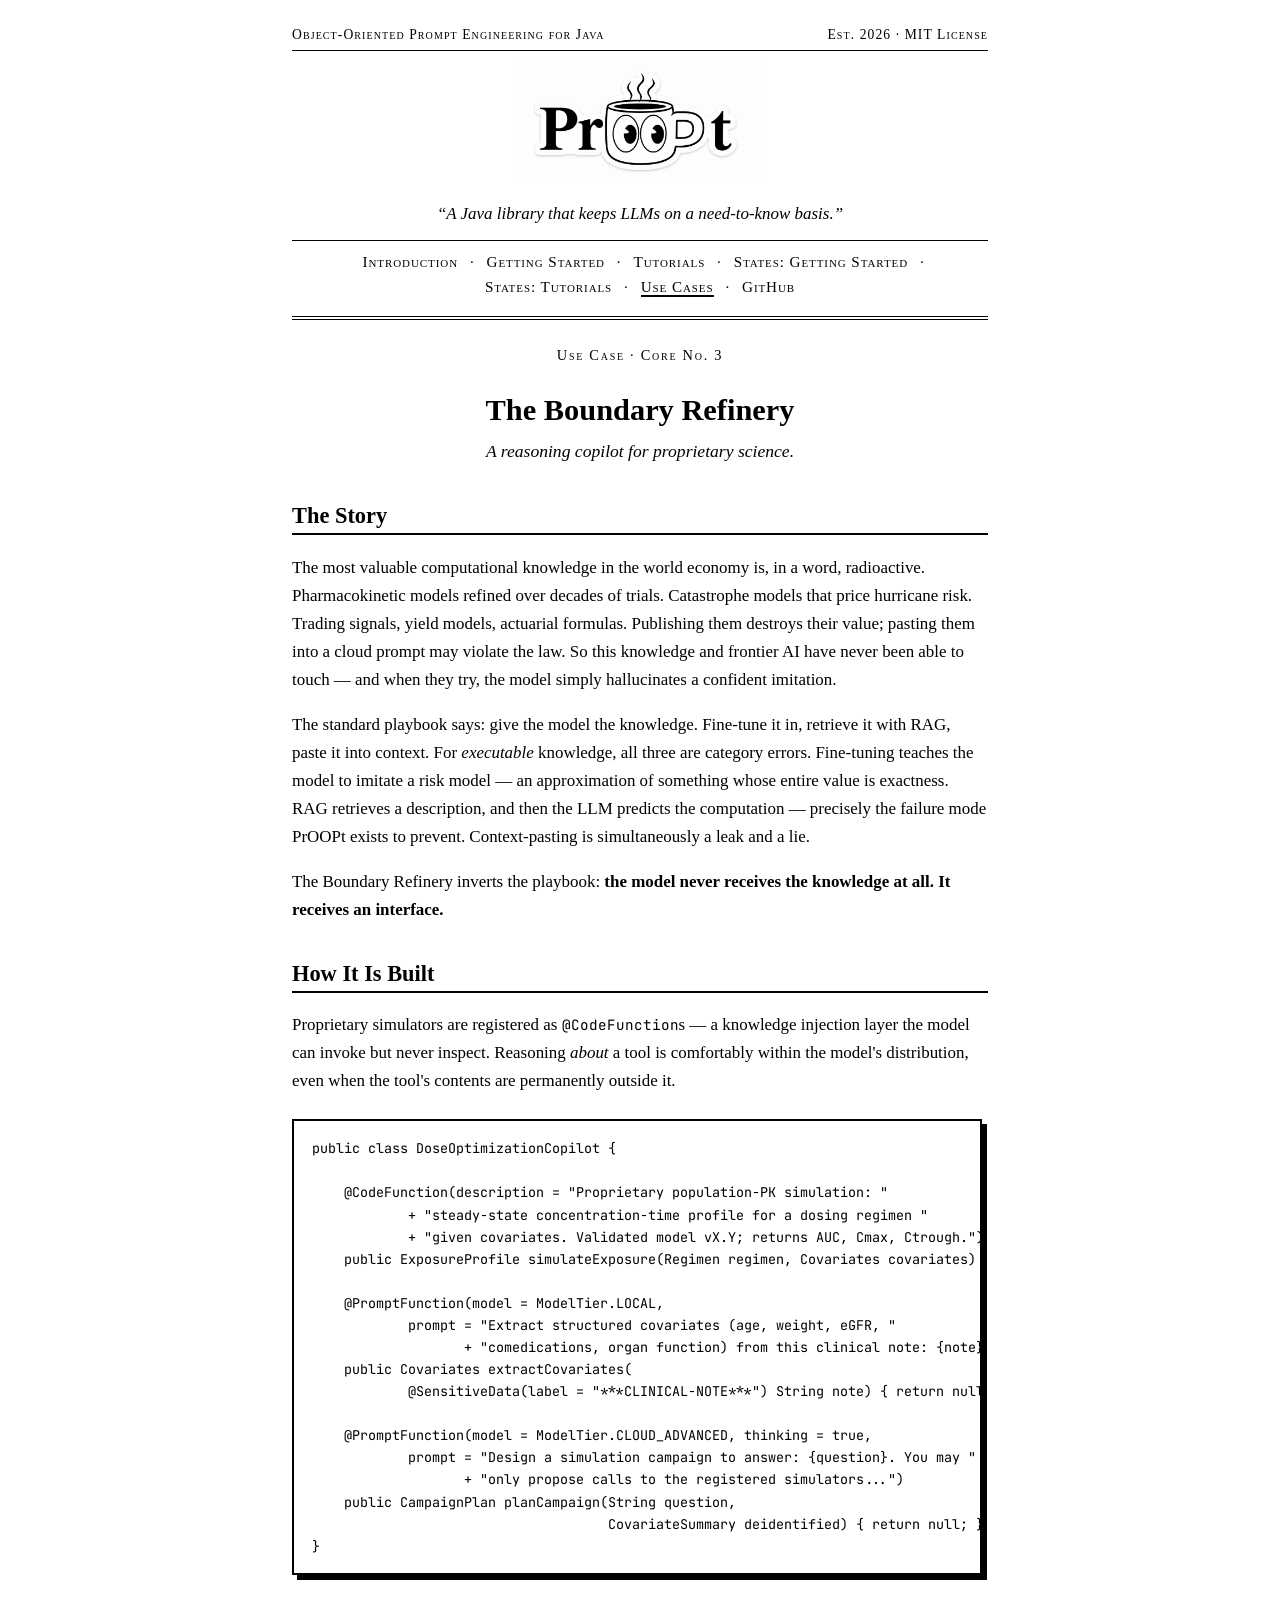
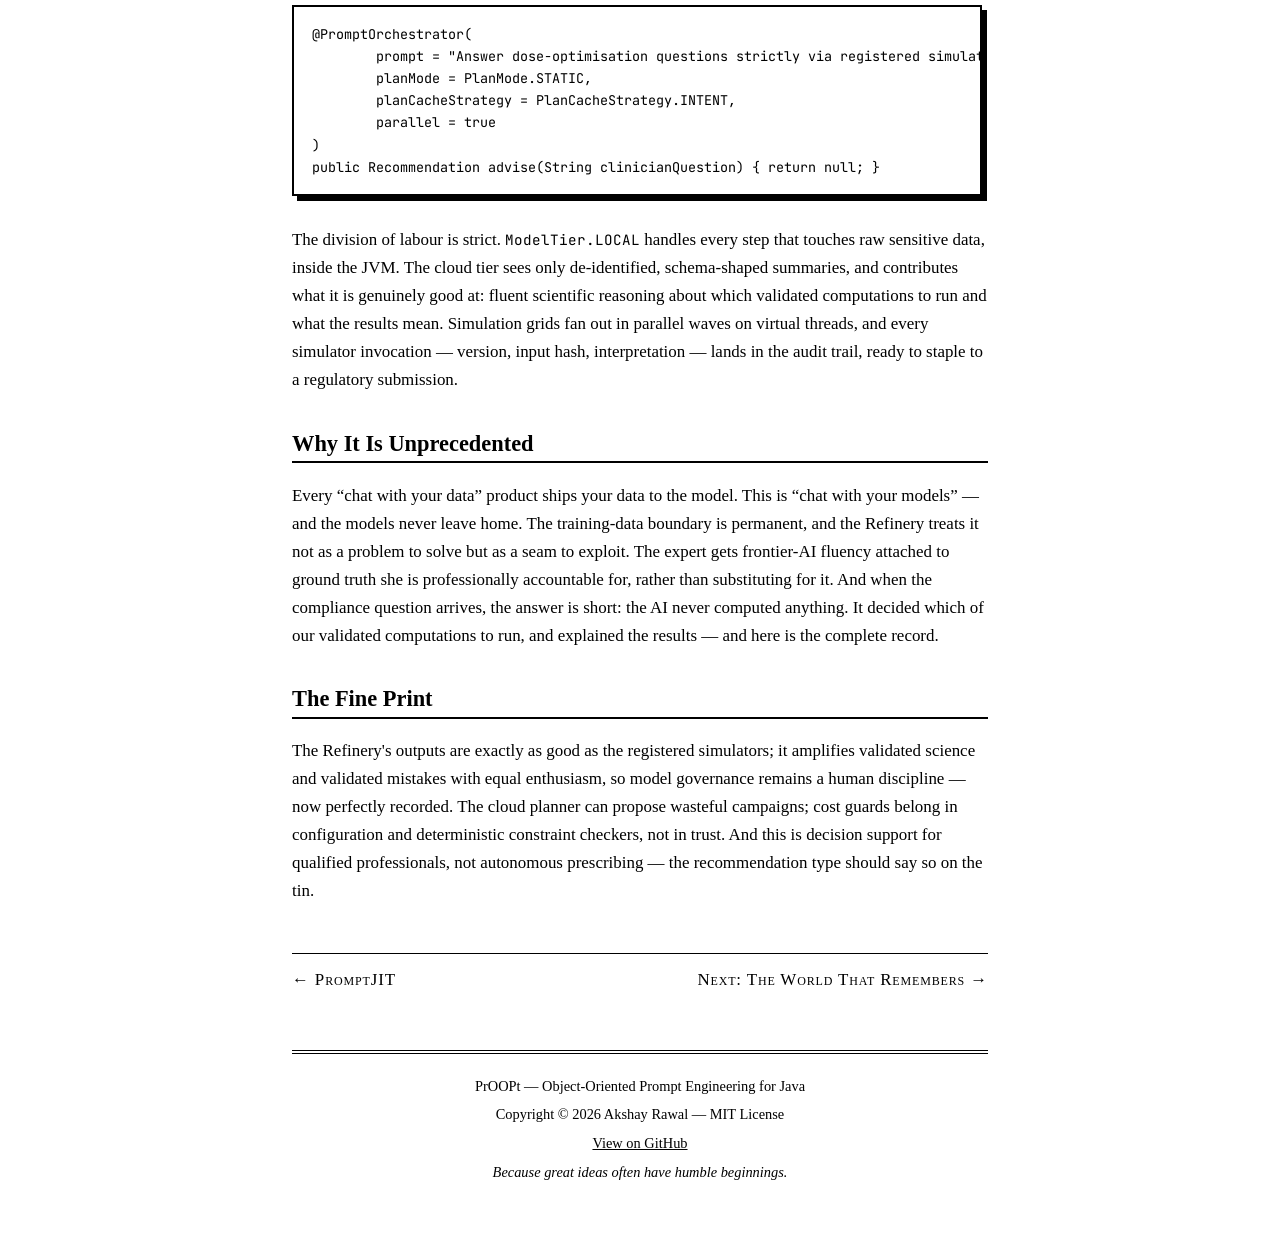
<file: use-cases/boundary-refinery.html>
<!DOCTYPE html>
<html lang="en">
<head>
<meta charset="UTF-8">
<meta name="viewport" content="width=device-width, initial-scale=1.0">
<title>The Boundary Refinery — PrOOPt Use Cases</title>
<meta name="description" content="The Boundary Refinery: a reasoning copilot for proprietary science — frontier models reasoning on top of knowledge they can never contain.">
<link rel="preconnect" href="https://fonts.googleapis.com">
<link rel="preconnect" href="https://fonts.gstatic.com" crossorigin>
<link href="https://fonts.googleapis.com/css2?family=JetBrains+Mono:wght@400;700&amp;display=swap" rel="stylesheet">
<link rel="stylesheet" href="../styles.css">
</head>
<body>

<header class="masthead">
  <div class="issue-line"><span>Object-Oriented Prompt Engineering for Java</span><span>Est. 2026 · MIT License</span></div>
  <a class="brand" href="../index.html">
    <span class="wordmark"><img src="../PrOOPt.png" style="height:120px; width:auto" alt="PrOOPt"/></span>
  </a>
  <p class="tagline">“A Java library that keeps LLMs on a need-to-know basis.”</p>
  <nav class="site-nav" aria-label="Main">
    <a href="../index.html">Introduction</a> ·
    <a href="../getting-started.html">Getting Started</a> ·
    <a href="../tutorials.html">Tutorials</a> ·
    <a href="../states-getting-started.html">States: Getting Started</a> ·
    <a href="../states-tutorials.html">States: Tutorials</a> ·
    <a href="../use-cases.html" aria-current="page">Use Cases</a> ·
    <a href="https://github.com/Argonizer/PrOOPt" target="_blank" rel="noopener">GitHub</a>
  </nav>
</header>

<main>

<article>
  <header>
    <p class="kicker">Use Case · Core No. 3</p>
    <h1>The Boundary Refinery</h1>
    <p class="lede">A reasoning copilot for proprietary science.</p>
  </header>

  <section>
    <h2>The Story</h2>

    <p>The most valuable computational knowledge in the world economy is,
    in a word, radioactive. Pharmacokinetic models refined over decades
    of trials. Catastrophe models that price hurricane risk. Trading
    signals, yield models, actuarial formulas. Publishing them destroys
    their value; pasting them into a cloud prompt may violate the law.
    So this knowledge and frontier AI have never been able to touch —
    and when they try, the model simply hallucinates a confident
    imitation.</p>

    <p>The standard playbook says: give the model the knowledge.
    Fine-tune it in, retrieve it with RAG, paste it into context. For
    <em>executable</em> knowledge, all three are category errors.
    Fine-tuning teaches the model to imitate a risk model — an
    approximation of something whose entire value is exactness. RAG
    retrieves a description, and then the LLM predicts the computation —
    precisely the failure mode PrOOPt exists to prevent. Context-pasting
    is simultaneously a leak and a lie.</p>

    <p>The Boundary Refinery inverts the playbook: <strong>the model
    never receives the knowledge at all. It receives an
    interface.</strong></p>
  </section>

  <section>
    <h2>How It Is Built</h2>

    <p>Proprietary simulators are registered as
    <code>@CodeFunction</code>s — a knowledge injection layer the model
    can invoke but never inspect. Reasoning <em>about</em> a tool is
    comfortably within the model's distribution, even when the tool's
    contents are permanently outside it.</p>

<pre><code>public class DoseOptimizationCopilot {

    @CodeFunction(description = "Proprietary population-PK simulation: "
            + "steady-state concentration-time profile for a dosing regimen "
            + "given covariates. Validated model vX.Y; returns AUC, Cmax, Ctrough.")
    public ExposureProfile simulateExposure(Regimen regimen, Covariates covariates) { /* … */ }

    @PromptFunction(model = ModelTier.LOCAL,
            prompt = "Extract structured covariates (age, weight, eGFR, "
                   + "comedications, organ function) from this clinical note: {note}")
    public Covariates extractCovariates(
            @SensitiveData(label = "***CLINICAL-NOTE***") String note) { return null; }

    @PromptFunction(model = ModelTier.CLOUD_ADVANCED, thinking = true,
            prompt = "Design a simulation campaign to answer: {question}. You may "
                   + "only propose calls to the registered simulators...")
    public CampaignPlan planCampaign(String question,
                                     CovariateSummary deidentified) { return null; }
}</code></pre>

<pre><code>@PromptOrchestrator(
        prompt = "Answer dose-optimisation questions strictly via registered simulators.",
        planMode = PlanMode.STATIC,
        planCacheStrategy = PlanCacheStrategy.INTENT,
        parallel = true
)
public Recommendation advise(String clinicianQuestion) { return null; }</code></pre>

    <p>The division of labour is strict. <code>ModelTier.LOCAL</code>
    handles every step that touches raw sensitive data, inside the JVM.
    The cloud tier sees only de-identified, schema-shaped summaries, and
    contributes what it is genuinely good at: fluent scientific reasoning
    about which validated computations to run and what the results mean.
    Simulation grids fan out in parallel waves on virtual threads, and
    every simulator invocation — version, input hash, interpretation —
    lands in the audit trail, ready to staple to a regulatory
    submission.</p>
  </section>

  <section>
    <h2>Why It Is Unprecedented</h2>

    <p>Every “chat with your data” product ships your data to the model.
    This is “chat with your models” — and the models never leave home.
    The training-data boundary is permanent, and the Refinery treats it
    not as a problem to solve but as a seam to exploit. The expert gets
    frontier-AI fluency attached to ground truth she is professionally
    accountable for, rather than substituting for it. And when the
    compliance question arrives, the answer is short: the AI never
    computed anything. It decided which of our validated computations to
    run, and explained the results — and here is the complete record.</p>
  </section>

  <section>
    <h2>The Fine Print</h2>

    <p>The Refinery's outputs are exactly as good as the registered
    simulators; it amplifies validated science and validated mistakes
    with equal enthusiasm, so model governance remains a human discipline
    — now perfectly recorded. The cloud planner can propose wasteful
    campaigns; cost guards belong in configuration and deterministic
    constraint checkers, not in trust. And this is decision support for
    qualified professionals, not autonomous prescribing — the
    recommendation type should say so on the tin.</p>
  </section>
</article>

</main>

<nav class="pager" aria-label="Pagination">
  <a href="promptjit.html">← PromptJIT</a>
  <a href="living-world.html">Next: The World That Remembers →</a>
</nav>

<footer class="colophon">
  <p>PrOOPt — Object-Oriented Prompt Engineering for Java</p>
  <p>Copyright © 2026 Akshay Rawal — MIT License</p>
  <p><a href="https://github.com/Argonizer/PrOOPt" target="_blank" rel="noopener">View on GitHub</a></p>
  <p><em>Because great ideas often have humble beginnings.</em></p>
</footer>

</body>
</html>
</file>
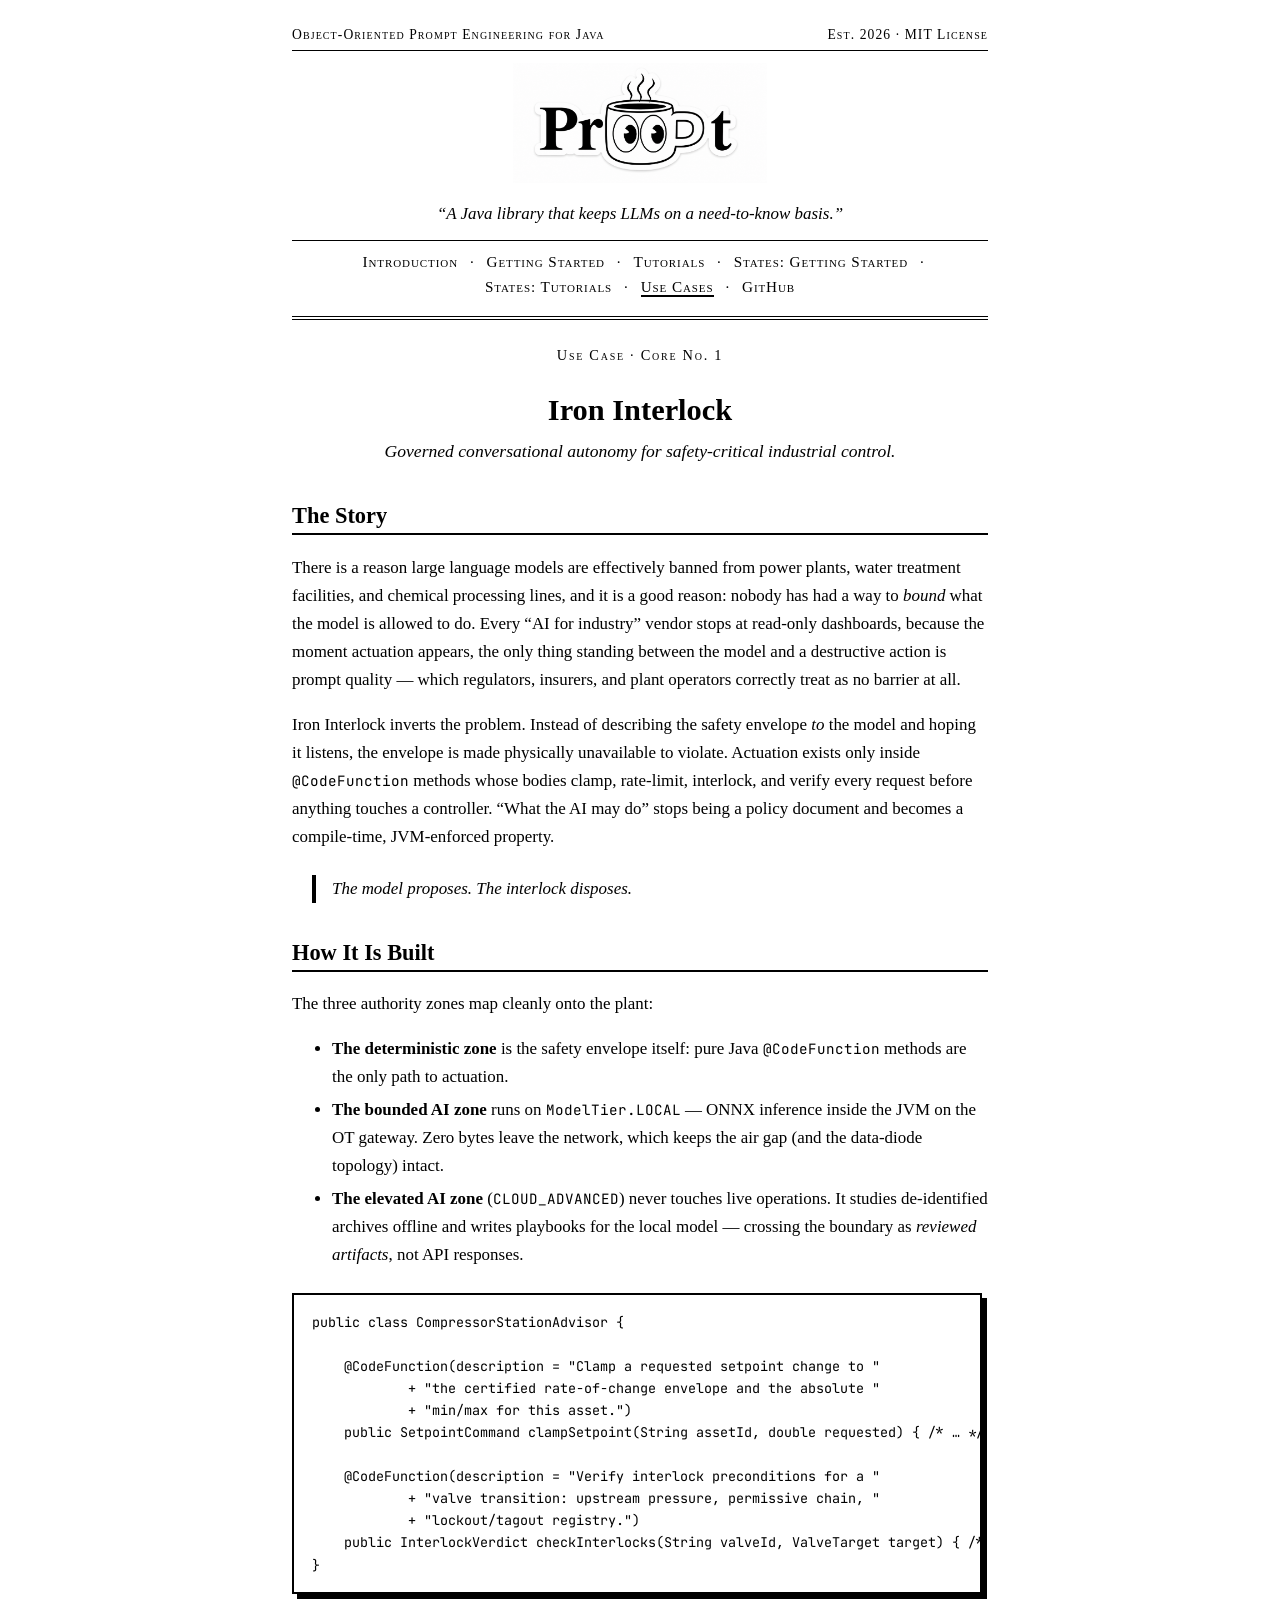
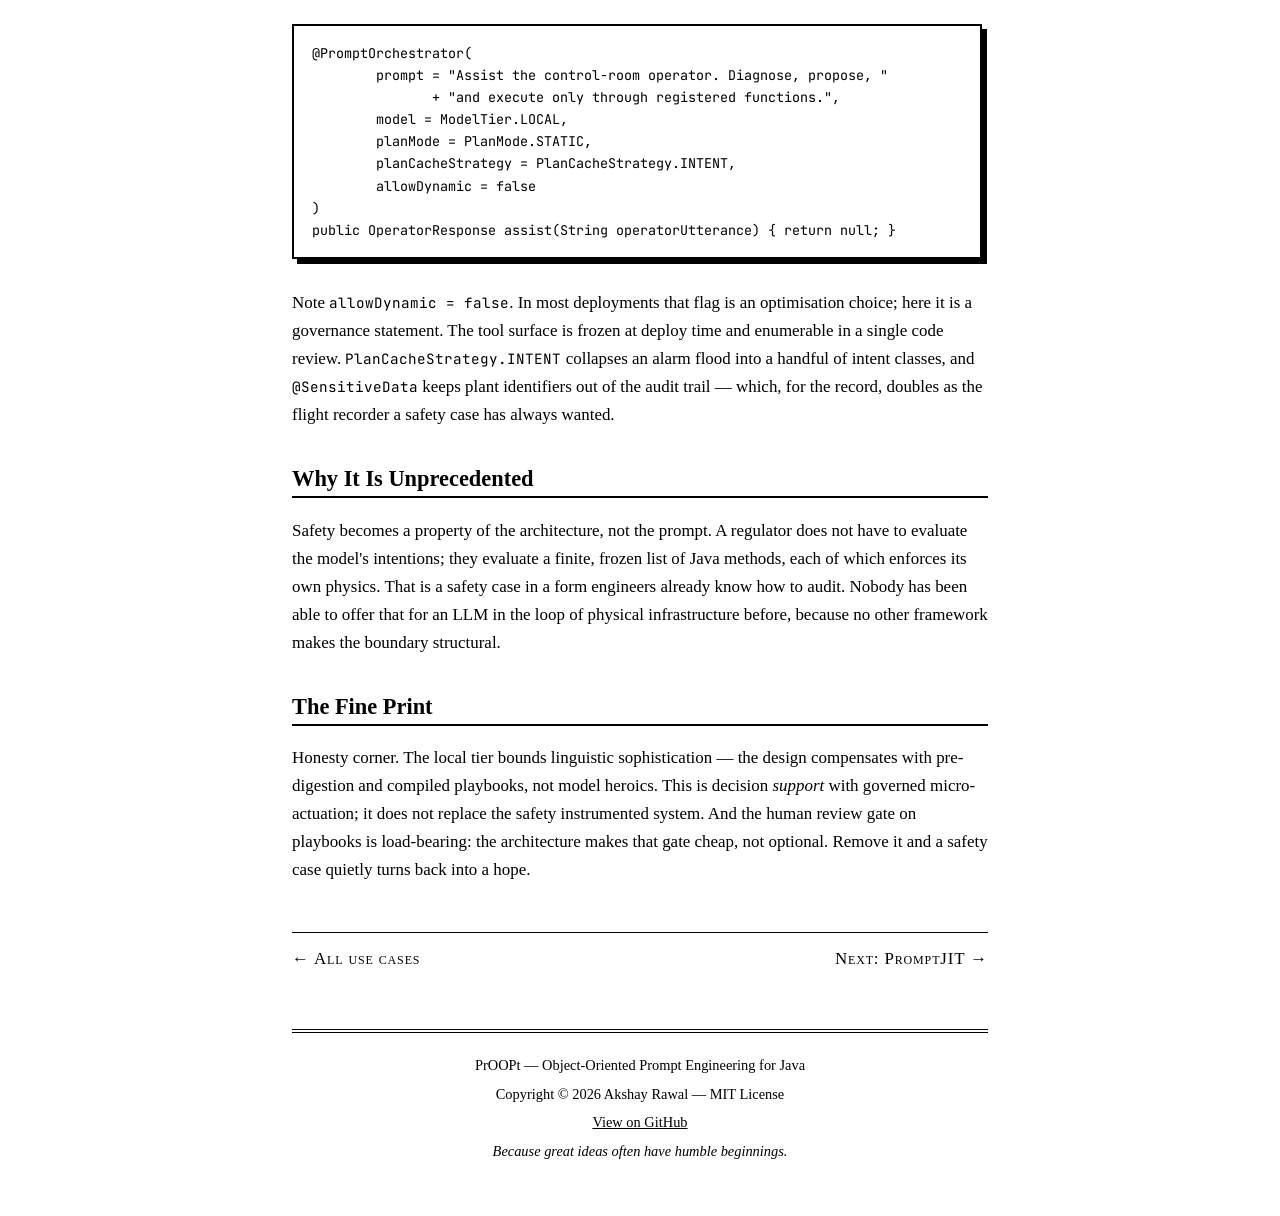
<file: use-cases/iron-interlock.html>
<!DOCTYPE html>
<html lang="en">
<head>
<meta charset="UTF-8">
<meta name="viewport" content="width=device-width, initial-scale=1.0">
<title>Iron Interlock — PrOOPt Use Cases</title>
<meta name="description" content="Iron Interlock: governed conversational autonomy for safety-critical industrial control, built on PrOOPt core.">
<link rel="preconnect" href="https://fonts.googleapis.com">
<link rel="preconnect" href="https://fonts.gstatic.com" crossorigin>
<link href="https://fonts.googleapis.com/css2?family=JetBrains+Mono:wght@400;700&amp;display=swap" rel="stylesheet">
<link rel="stylesheet" href="../styles.css">
</head>
<body>

<header class="masthead">
  <div class="issue-line"><span>Object-Oriented Prompt Engineering for Java</span><span>Est. 2026 · MIT License</span></div>
  <a class="brand" href="../index.html">
    <span class="wordmark"><img src="../PrOOPt.png" style="height:120px; width:auto" alt="PrOOPt"/></span>
  </a>
  <p class="tagline">“A Java library that keeps LLMs on a need-to-know basis.”</p>
  <nav class="site-nav" aria-label="Main">
    <a href="../index.html">Introduction</a> ·
    <a href="../getting-started.html">Getting Started</a> ·
    <a href="../tutorials.html">Tutorials</a> ·
    <a href="../states-getting-started.html">States: Getting Started</a> ·
    <a href="../states-tutorials.html">States: Tutorials</a> ·
    <a href="../use-cases.html" aria-current="page">Use Cases</a> ·
    <a href="https://github.com/Argonizer/PrOOPt" target="_blank" rel="noopener">GitHub</a>
  </nav>
</header>

<main>

<article>
  <header>
    <p class="kicker">Use Case · Core No. 1</p>
    <h1>Iron Interlock</h1>
    <p class="lede">Governed conversational autonomy for
    safety-critical industrial control.</p>
  </header>

  <section>
    <h2>The Story</h2>

    <p>There is a reason large language models are effectively banned
    from power plants, water treatment facilities, and chemical
    processing lines, and it is a good reason: nobody has had a way to
    <em>bound</em> what the model is allowed to do. Every “AI for
    industry” vendor stops at read-only dashboards, because the moment
    actuation appears, the only thing standing between the model and a
    destructive action is prompt quality — which regulators, insurers,
    and plant operators correctly treat as no barrier at all.</p>

    <p>Iron Interlock inverts the problem. Instead of describing the
    safety envelope <em>to</em> the model and hoping it listens, the
    envelope is made physically unavailable to violate. Actuation exists
    only inside <code>@CodeFunction</code> methods whose bodies clamp,
    rate-limit, interlock, and verify every request before anything
    touches a controller. “What the AI may do” stops being a policy
    document and becomes a compile-time, JVM-enforced property.</p>

    <blockquote>The model proposes. The interlock disposes.</blockquote>
  </section>

  <section>
    <h2>How It Is Built</h2>

    <p>The three authority zones map cleanly onto the plant:</p>

    <ul>
      <li><strong>The deterministic zone</strong> is the safety envelope
      itself: pure Java <code>@CodeFunction</code> methods are the only
      path to actuation.</li>
      <li><strong>The bounded AI zone</strong> runs on
      <code>ModelTier.LOCAL</code> — ONNX inference inside the JVM on the
      OT gateway. Zero bytes leave the network, which keeps the air gap
      (and the data-diode topology) intact.</li>
      <li><strong>The elevated AI zone</strong>
      (<code>CLOUD_ADVANCED</code>) never touches live operations. It
      studies de-identified archives offline and writes playbooks for the
      local model — crossing the boundary as <em>reviewed artifacts</em>,
      not API responses.</li>
    </ul>

<pre><code>public class CompressorStationAdvisor {

    @CodeFunction(description = "Clamp a requested setpoint change to "
            + "the certified rate-of-change envelope and the absolute "
            + "min/max for this asset.")
    public SetpointCommand clampSetpoint(String assetId, double requested) { /* … */ }

    @CodeFunction(description = "Verify interlock preconditions for a "
            + "valve transition: upstream pressure, permissive chain, "
            + "lockout/tagout registry.")
    public InterlockVerdict checkInterlocks(String valveId, ValveTarget target) { /* … */ }
}</code></pre>

<pre><code>@PromptOrchestrator(
        prompt = "Assist the control-room operator. Diagnose, propose, "
               + "and execute only through registered functions.",
        model = ModelTier.LOCAL,
        planMode = PlanMode.STATIC,
        planCacheStrategy = PlanCacheStrategy.INTENT,
        allowDynamic = false
)
public OperatorResponse assist(String operatorUtterance) { return null; }</code></pre>

    <p>Note <code>allowDynamic = false</code>. In most deployments that
    flag is an optimisation choice; here it is a governance statement.
    The tool surface is frozen at deploy time and enumerable in a single
    code review. <code>PlanCacheStrategy.INTENT</code> collapses an alarm
    flood into a handful of intent classes, and <code>@SensitiveData</code>
    keeps plant identifiers out of the audit trail — which, for the
    record, doubles as the flight recorder a safety case has always
    wanted.</p>
  </section>

  <section>
    <h2>Why It Is Unprecedented</h2>

    <p>Safety becomes a property of the architecture, not the prompt. A
    regulator does not have to evaluate the model's intentions; they
    evaluate a finite, frozen list of Java methods, each of which
    enforces its own physics. That is a safety case in a form engineers
    already know how to audit. Nobody has been able to offer that for an
    LLM in the loop of physical infrastructure before, because no other
    framework makes the boundary structural.</p>
  </section>

  <section>
    <h2>The Fine Print</h2>

    <p>Honesty corner. The local tier bounds linguistic sophistication —
    the design compensates with pre-digestion and compiled playbooks, not
    model heroics. This is decision <em>support</em> with governed
    micro-actuation; it does not replace the safety instrumented system.
    And the human review gate on playbooks is load-bearing: the
    architecture makes that gate cheap, not optional. Remove it and a
    safety case quietly turns back into a hope.</p>
  </section>
</article>

</main>

<nav class="pager" aria-label="Pagination">
  <a href="../use-cases.html">← All use cases</a>
  <a href="promptjit.html">Next: PromptJIT →</a>
</nav>

<footer class="colophon">
  <p>PrOOPt — Object-Oriented Prompt Engineering for Java</p>
  <p>Copyright © 2026 Akshay Rawal — MIT License</p>
  <p><a href="https://github.com/Argonizer/PrOOPt" target="_blank" rel="noopener">View on GitHub</a></p>
  <p><em>Because great ideas often have humble beginnings.</em></p>
</footer>

</body>
</html>
</file>
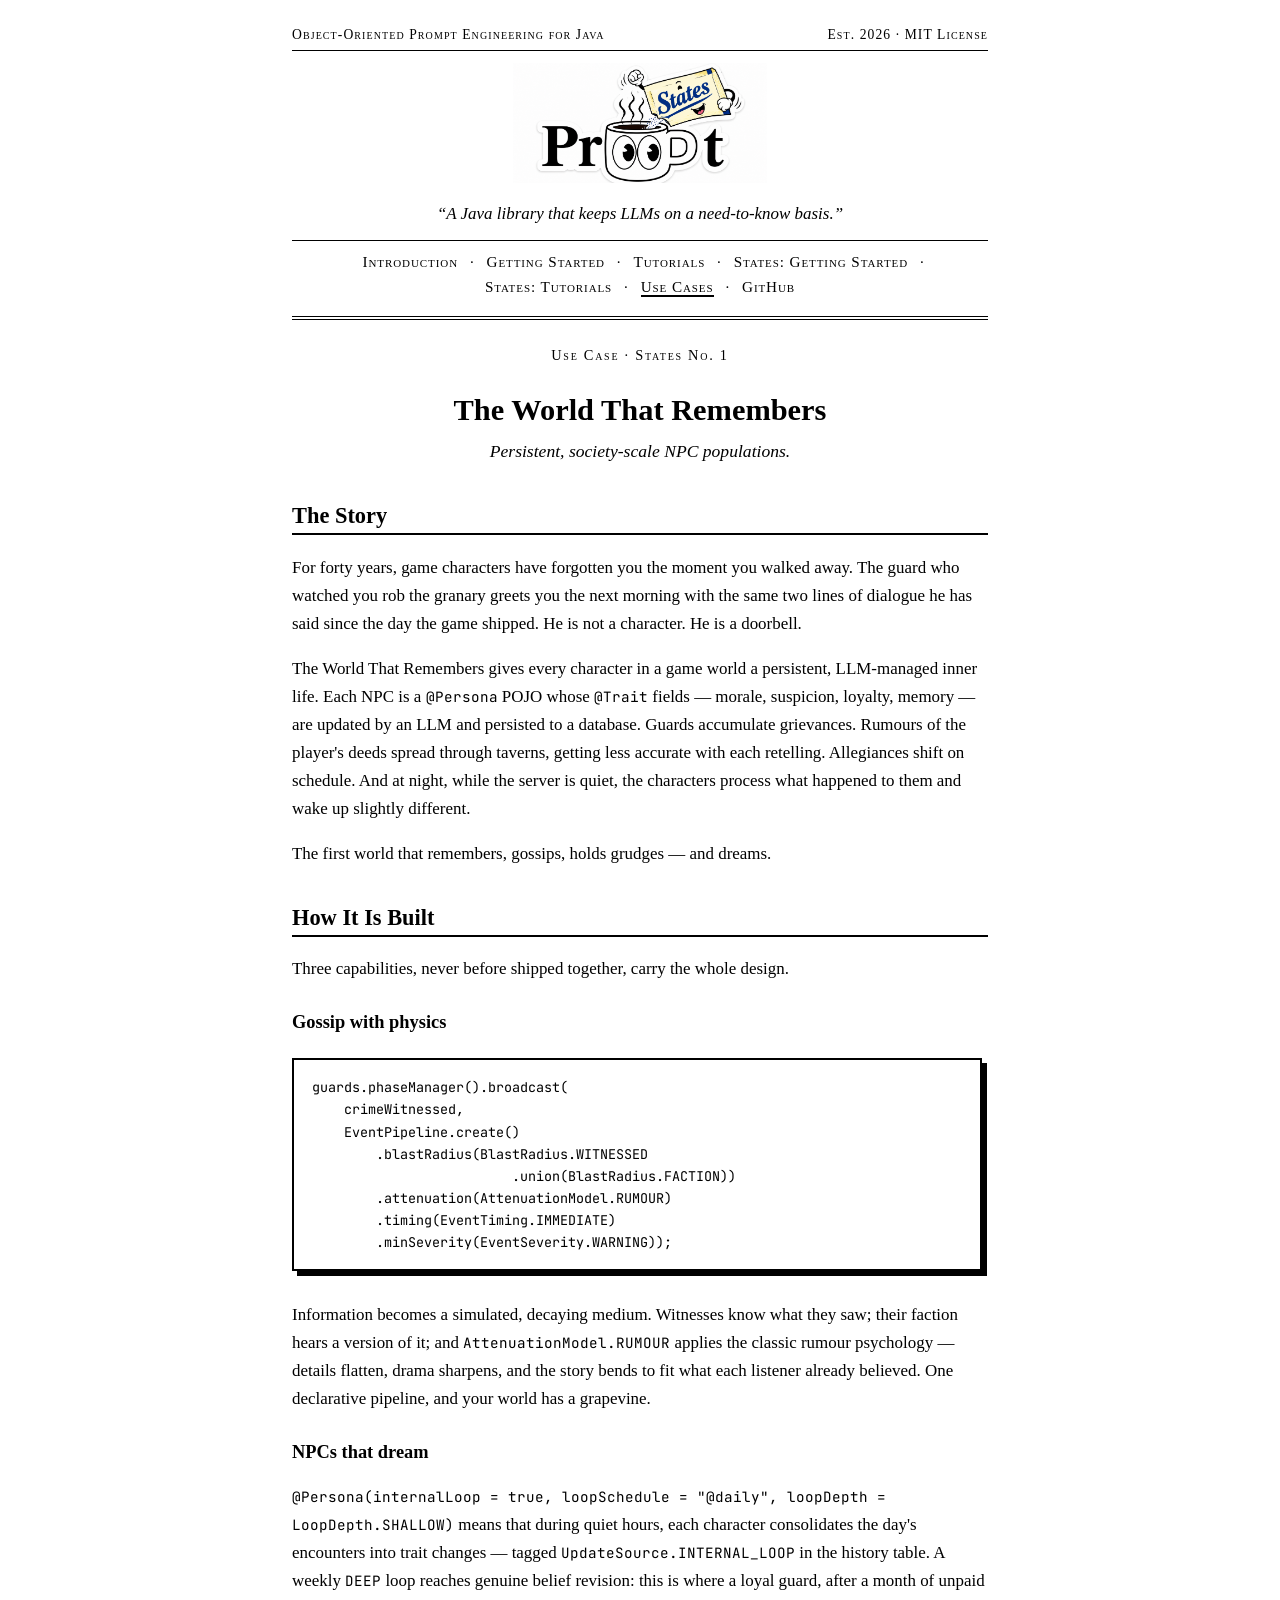
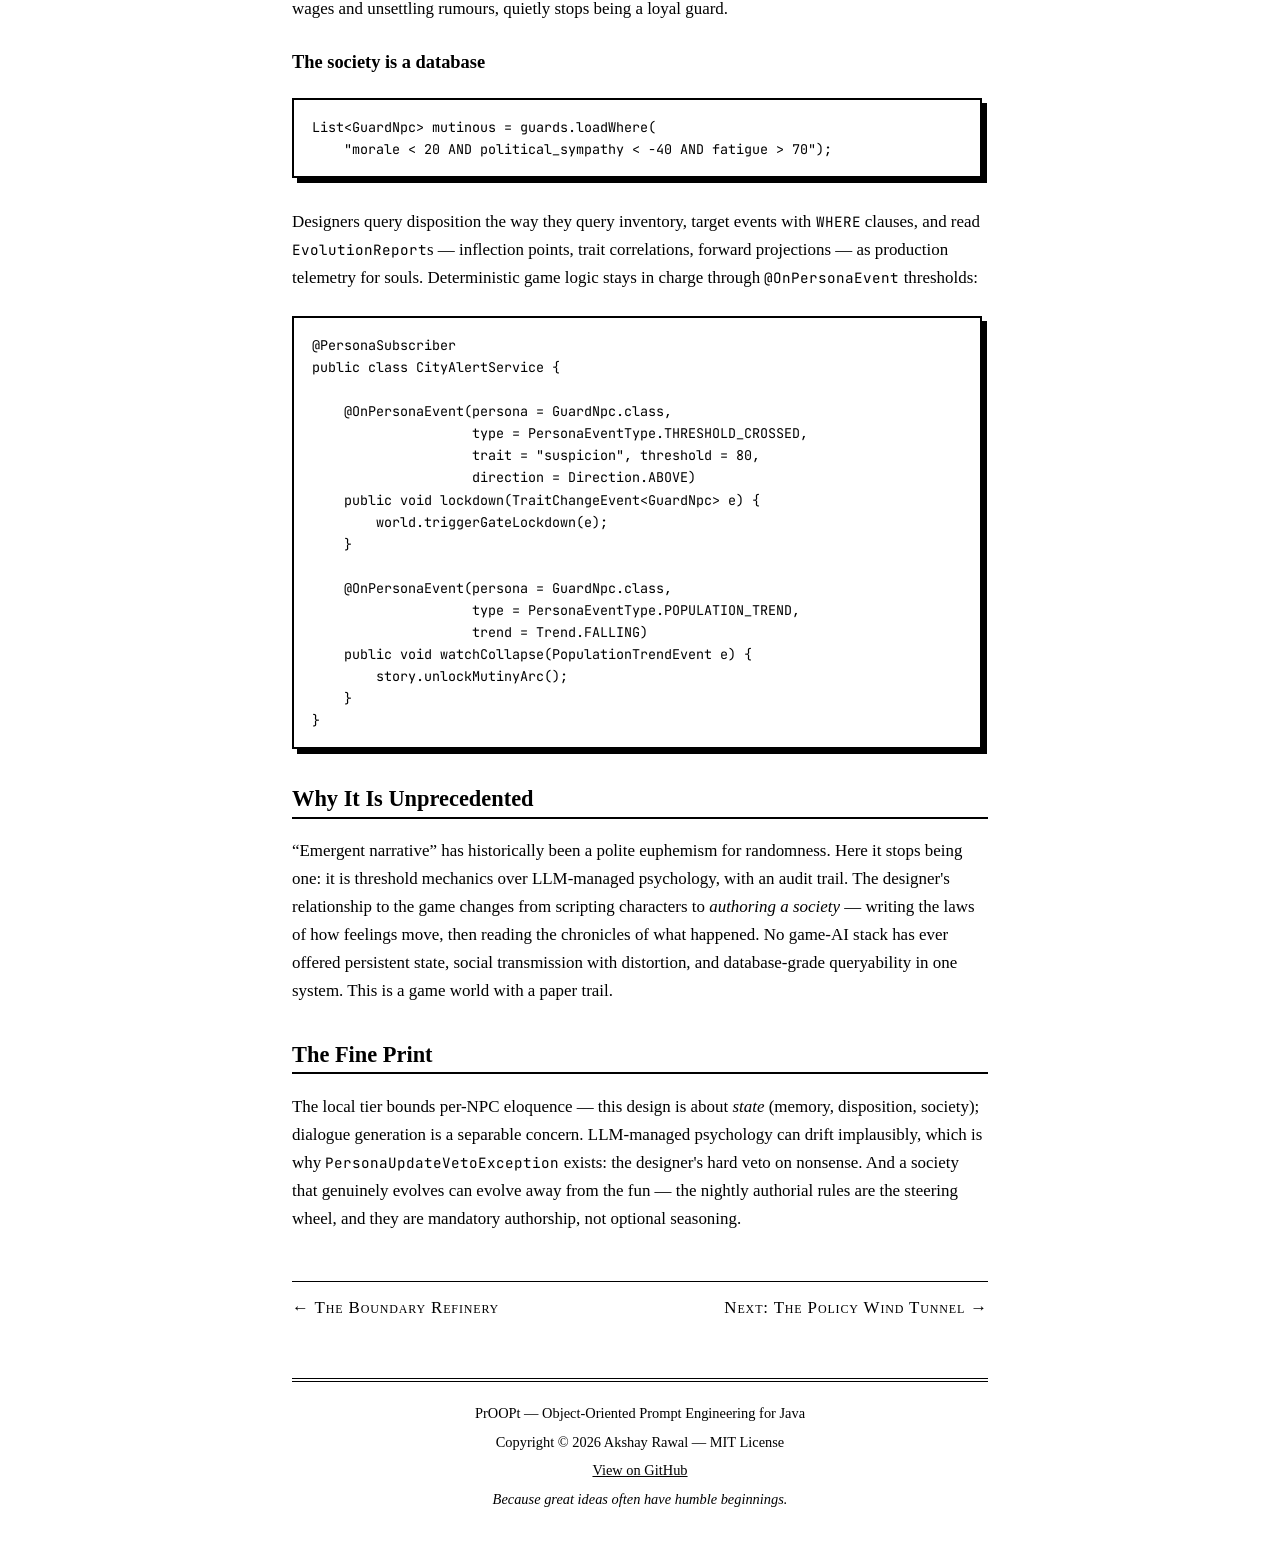
<file: use-cases/living-world.html>
<!DOCTYPE html>
<html lang="en">
<head>
<meta charset="UTF-8">
<meta name="viewport" content="width=device-width, initial-scale=1.0">
<title>The World That Remembers — PrOOPt Use Cases</title>
<meta name="description" content="The World That Remembers: persistent, society-scale NPC populations built on PrOOPt States.">
<link rel="preconnect" href="https://fonts.googleapis.com">
<link rel="preconnect" href="https://fonts.gstatic.com" crossorigin>
<link href="https://fonts.googleapis.com/css2?family=JetBrains+Mono:wght@400;700&amp;display=swap" rel="stylesheet">
<link rel="stylesheet" href="../styles.css">
</head>
<body>

<header class="masthead">
  <div class="issue-line"><span>Object-Oriented Prompt Engineering for Java</span><span>Est. 2026 · MIT License</span></div>
  <a class="brand" href="../index.html">
    <span class="wordmark"><img src="../PrOOPt States.png" style="height:120px; width:auto" alt="PrOOPt"/></span>
  </a>
  <p class="tagline">“A Java library that keeps LLMs on a need-to-know basis.”</p>
  <nav class="site-nav" aria-label="Main">
    <a href="../index.html">Introduction</a> ·
    <a href="../getting-started.html">Getting Started</a> ·
    <a href="../tutorials.html">Tutorials</a> ·
    <a href="../states-getting-started.html">States: Getting Started</a> ·
    <a href="../states-tutorials.html">States: Tutorials</a> ·
    <a href="../use-cases.html" aria-current="page">Use Cases</a> ·
    <a href="https://github.com/Argonizer/PrOOPt" target="_blank" rel="noopener">GitHub</a>
  </nav>
</header>

<main>

<article>
  <header>
    <p class="kicker">Use Case · States No. 1</p>
    <h1>The World That Remembers</h1>
    <p class="lede">Persistent, society-scale NPC populations.</p>
  </header>

  <section>
    <h2>The Story</h2>

    <p>For forty years, game characters have forgotten you the moment you
    walked away. The guard who watched you rob the granary greets you the
    next morning with the same two lines of dialogue he has said since
    the day the game shipped. He is not a character. He is a doorbell.</p>

    <p>The World That Remembers gives every character in a game world a
    persistent, LLM-managed inner life. Each NPC is a <code>@Persona</code>
    POJO whose <code>@Trait</code> fields — morale, suspicion, loyalty,
    memory — are updated by an LLM and persisted to a database. Guards
    accumulate grievances. Rumours of the player's deeds spread through
    taverns, getting less accurate with each retelling. Allegiances shift
    on schedule. And at night, while the server is quiet, the characters
    process what happened to them and wake up slightly different.</p>

    <p>The first world that remembers, gossips, holds grudges — and
    dreams.</p>
  </section>

  <section>
    <h2>How It Is Built</h2>

    <p>Three capabilities, never before shipped together, carry the whole
    design.</p>

    <h3>Gossip with physics</h3>

<pre><code>guards.phaseManager().broadcast(
    crimeWitnessed,
    EventPipeline.create()
        .blastRadius(BlastRadius.WITNESSED
                         .union(BlastRadius.FACTION))
        .attenuation(AttenuationModel.RUMOUR)
        .timing(EventTiming.IMMEDIATE)
        .minSeverity(EventSeverity.WARNING));</code></pre>

    <p>Information becomes a simulated, decaying medium. Witnesses know
    what they saw; their faction hears a version of it; and
    <code>AttenuationModel.RUMOUR</code> applies the classic rumour
    psychology — details flatten, drama sharpens, and the story bends to
    fit what each listener already believed. One declarative pipeline,
    and your world has a grapevine.</p>

    <h3>NPCs that dream</h3>

    <p><code>@Persona(internalLoop = true, loopSchedule = "@daily",
    loopDepth = LoopDepth.SHALLOW)</code> means that during quiet hours,
    each character consolidates the day's encounters into trait changes —
    tagged <code>UpdateSource.INTERNAL_LOOP</code> in the history table.
    A weekly <code>DEEP</code> loop reaches genuine belief revision: this
    is where a loyal guard, after a month of unpaid wages and unsettling
    rumours, quietly stops being a loyal guard.</p>

    <h3>The society is a database</h3>

<pre><code>List&lt;GuardNpc&gt; mutinous = guards.loadWhere(
    "morale &lt; 20 AND political_sympathy &lt; -40 AND fatigue &gt; 70");</code></pre>

    <p>Designers query disposition the way they query inventory, target
    events with <code>WHERE</code> clauses, and read
    <code>EvolutionReport</code>s — inflection points, trait
    correlations, forward projections — as production telemetry for
    souls. Deterministic game logic stays in charge through
    <code>@OnPersonaEvent</code> thresholds:</p>

<pre><code>@PersonaSubscriber
public class CityAlertService {

    @OnPersonaEvent(persona = GuardNpc.class,
                    type = PersonaEventType.THRESHOLD_CROSSED,
                    trait = "suspicion", threshold = 80,
                    direction = Direction.ABOVE)
    public void lockdown(TraitChangeEvent&lt;GuardNpc&gt; e) {
        world.triggerGateLockdown(e);
    }

    @OnPersonaEvent(persona = GuardNpc.class,
                    type = PersonaEventType.POPULATION_TREND,
                    trend = Trend.FALLING)
    public void watchCollapse(PopulationTrendEvent e) {
        story.unlockMutinyArc();
    }
}</code></pre>
  </section>

  <section>
    <h2>Why It Is Unprecedented</h2>

    <p>“Emergent narrative” has historically been a polite euphemism for
    randomness. Here it stops being one: it is threshold mechanics over
    LLM-managed psychology, with an audit trail. The designer's
    relationship to the game changes from scripting characters to
    <em>authoring a society</em> — writing the laws of how feelings move,
    then reading the chronicles of what happened. No game-AI stack has
    ever offered persistent state, social transmission with distortion,
    and database-grade queryability in one system. This is a game world
    with a paper trail.</p>
  </section>

  <section>
    <h2>The Fine Print</h2>

    <p>The local tier bounds per-NPC eloquence — this design is about
    <em>state</em> (memory, disposition, society); dialogue generation is
    a separable concern. LLM-managed psychology can drift implausibly,
    which is why <code>PersonaUpdateVetoException</code> exists: the
    designer's hard veto on nonsense. And a society that genuinely
    evolves can evolve away from the fun — the nightly authorial rules
    are the steering wheel, and they are mandatory authorship, not
    optional seasoning.</p>
  </section>
</article>

</main>

<nav class="pager" aria-label="Pagination">
  <a href="boundary-refinery.html">← The Boundary Refinery</a>
  <a href="policy-wind-tunnel.html">Next: The Policy Wind Tunnel →</a>
</nav>

<footer class="colophon">
  <p>PrOOPt — Object-Oriented Prompt Engineering for Java</p>
  <p>Copyright © 2026 Akshay Rawal — MIT License</p>
  <p><a href="https://github.com/Argonizer/PrOOPt" target="_blank" rel="noopener">View on GitHub</a></p>
  <p><em>Because great ideas often have humble beginnings.</em></p>
</footer>

</body>
</html>
</file>
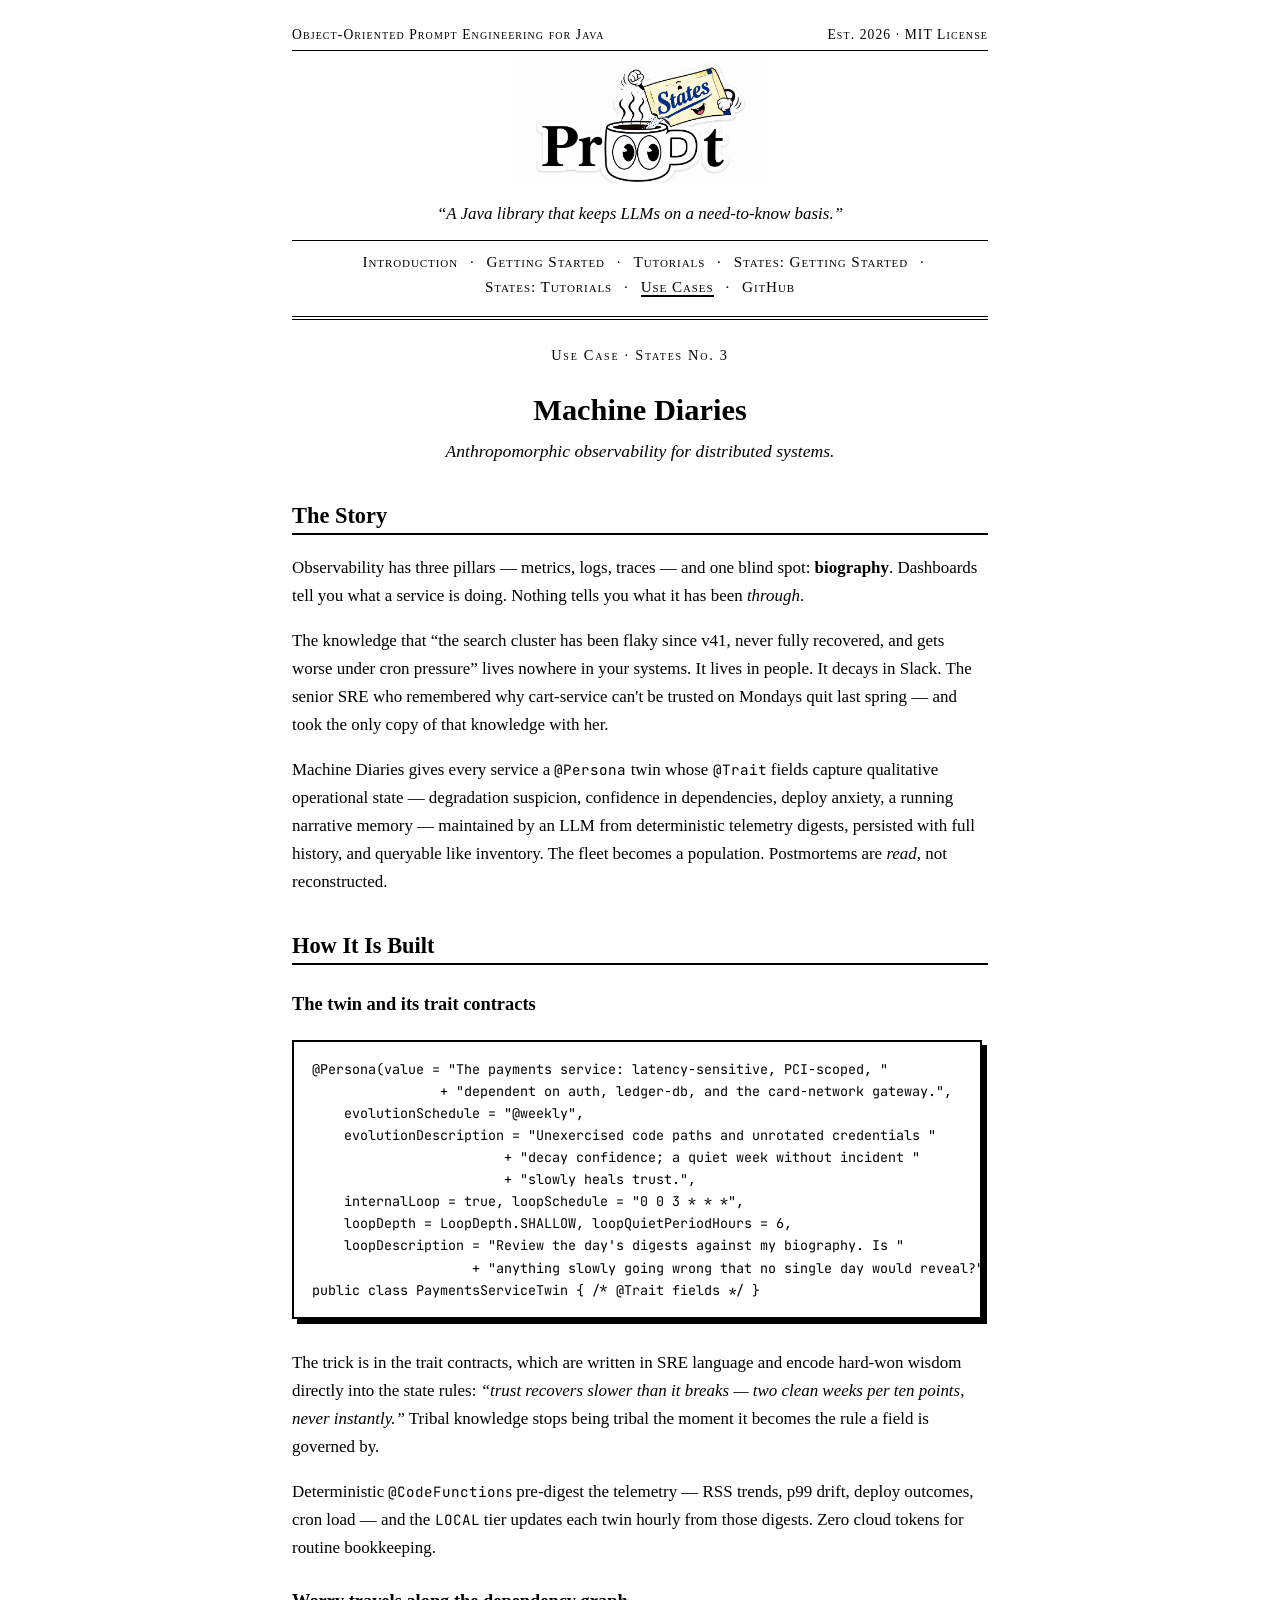
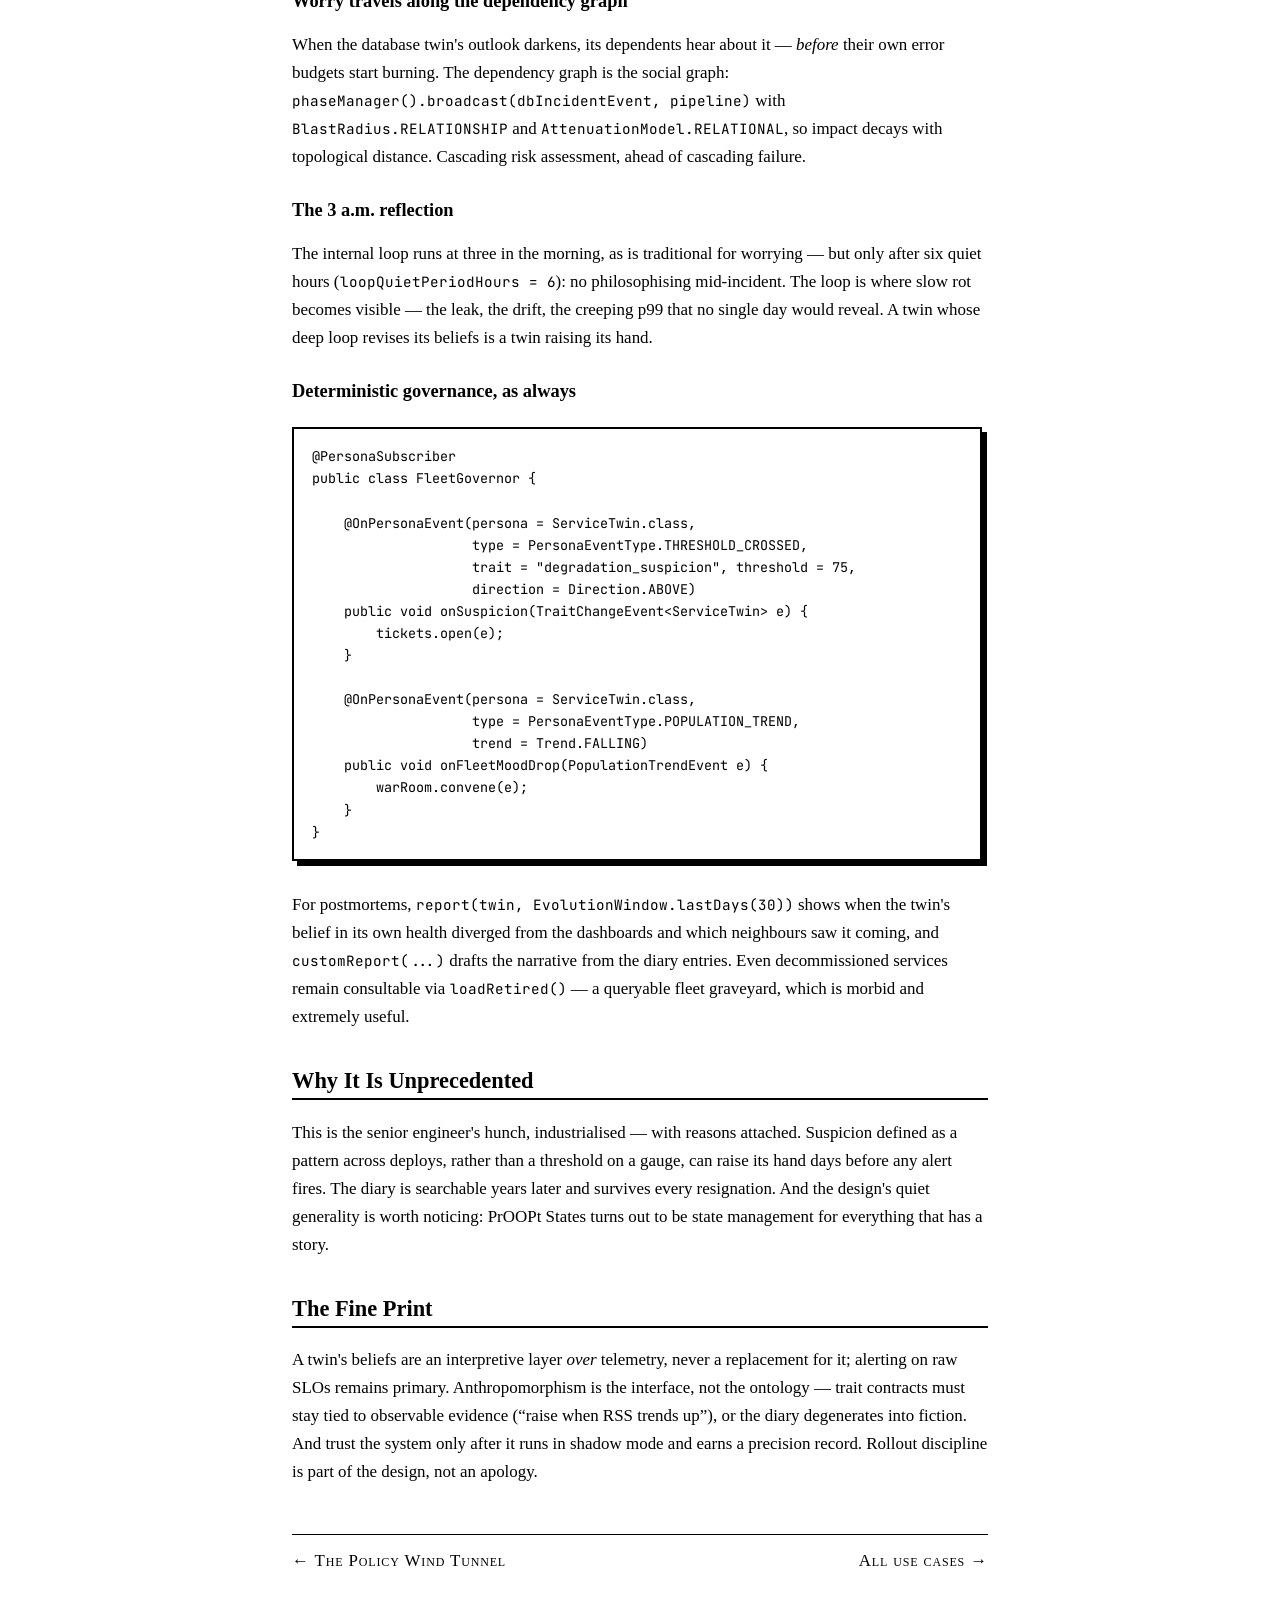
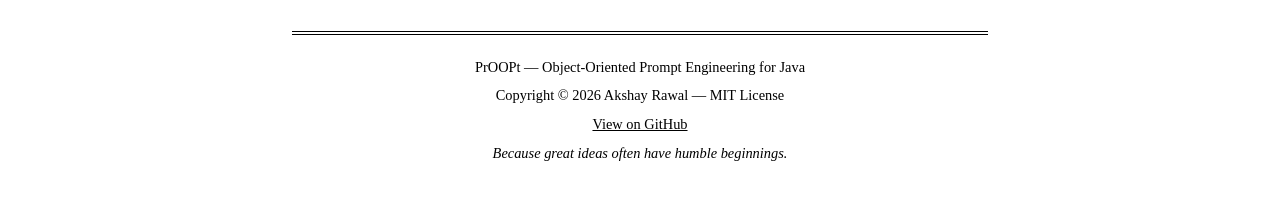
<file: use-cases/machine-diaries.html>
<!DOCTYPE html>
<html lang="en">
<head>
<meta charset="UTF-8">
<meta name="viewport" content="width=device-width, initial-scale=1.0">
<title>Machine Diaries — PrOOPt Use Cases</title>
<meta name="description" content="Machine Diaries: anthropomorphic observability for distributed systems — the biography layer observability never had.">
<link rel="preconnect" href="https://fonts.googleapis.com">
<link rel="preconnect" href="https://fonts.gstatic.com" crossorigin>
<link href="https://fonts.googleapis.com/css2?family=JetBrains+Mono:wght@400;700&amp;display=swap" rel="stylesheet">
<link rel="stylesheet" href="../styles.css">
</head>
<body>

<header class="masthead">
  <div class="issue-line"><span>Object-Oriented Prompt Engineering for Java</span><span>Est. 2026 · MIT License</span></div>
  <a class="brand" href="../index.html">
    <span class="wordmark"><img src="../PrOOPt States.png" style="height:120px; width:auto" alt="PrOOPt"/></span>
  </a>
  <p class="tagline">“A Java library that keeps LLMs on a need-to-know basis.”</p>
  <nav class="site-nav" aria-label="Main">
    <a href="../index.html">Introduction</a> ·
    <a href="../getting-started.html">Getting Started</a> ·
    <a href="../tutorials.html">Tutorials</a> ·
    <a href="../states-getting-started.html">States: Getting Started</a> ·
    <a href="../states-tutorials.html">States: Tutorials</a> ·
    <a href="../use-cases.html" aria-current="page">Use Cases</a> ·
    <a href="https://github.com/Argonizer/PrOOPt" target="_blank" rel="noopener">GitHub</a>
  </nav>
</header>

<main>

<article>
  <header>
    <p class="kicker">Use Case · States No. 3</p>
    <h1>Machine Diaries</h1>
    <p class="lede">Anthropomorphic observability for distributed systems.</p>
  </header>

  <section>
    <h2>The Story</h2>

    <p>Observability has three pillars — metrics, logs, traces — and one
    blind spot: <strong>biography</strong>. Dashboards tell you what a
    service is doing. Nothing tells you what it has been
    <em>through</em>.</p>

    <p>The knowledge that “the search cluster has been flaky since v41,
    never fully recovered, and gets worse under cron pressure” lives
    nowhere in your systems. It lives in people. It decays in Slack. The
    senior SRE who remembered why cart-service can't be trusted on
    Mondays quit last spring — and took the only copy of that knowledge
    with her.</p>

    <p>Machine Diaries gives every service a <code>@Persona</code> twin
    whose <code>@Trait</code> fields capture qualitative operational
    state — degradation suspicion, confidence in dependencies, deploy
    anxiety, a running narrative memory — maintained by an LLM from
    deterministic telemetry digests, persisted with full history, and
    queryable like inventory. The fleet becomes a population. Postmortems
    are <em>read</em>, not reconstructed.</p>
  </section>

  <section>
    <h2>How It Is Built</h2>

    <h3>The twin and its trait contracts</h3>

<pre><code>@Persona(value = "The payments service: latency-sensitive, PCI-scoped, "
                + "dependent on auth, ledger-db, and the card-network gateway.",
    evolutionSchedule = "@weekly",
    evolutionDescription = "Unexercised code paths and unrotated credentials "
                        + "decay confidence; a quiet week without incident "
                        + "slowly heals trust.",
    internalLoop = true, loopSchedule = "0 0 3 * * *",
    loopDepth = LoopDepth.SHALLOW, loopQuietPeriodHours = 6,
    loopDescription = "Review the day's digests against my biography. Is "
                    + "anything slowly going wrong that no single day would reveal?")
public class PaymentsServiceTwin { /* @Trait fields */ }</code></pre>

    <p>The trick is in the trait contracts, which are written in SRE
    language and encode hard-won wisdom directly into the state rules:
    <em>“trust recovers slower than it breaks — two clean weeks per ten
    points, never instantly.”</em> Tribal knowledge stops being tribal
    the moment it becomes the rule a field is governed by.</p>

    <p>Deterministic <code>@CodeFunction</code>s pre-digest the telemetry
    — RSS trends, p99 drift, deploy outcomes, cron load — and the
    <code>LOCAL</code> tier updates each twin hourly from those digests.
    Zero cloud tokens for routine bookkeeping.</p>

    <h3>Worry travels along the dependency graph</h3>

    <p>When the database twin's outlook darkens, its dependents hear
    about it — <em>before</em> their own error budgets start burning. The
    dependency graph is the social graph:
    <code>phaseManager().broadcast(dbIncidentEvent, pipeline)</code> with
    <code>BlastRadius.RELATIONSHIP</code> and
    <code>AttenuationModel.RELATIONAL</code>, so impact decays with
    topological distance. Cascading risk assessment, ahead of cascading
    failure.</p>

    <h3>The 3 a.m. reflection</h3>

    <p>The internal loop runs at three in the morning, as is traditional
    for worrying — but only after six quiet hours
    (<code>loopQuietPeriodHours = 6</code>): no philosophising
    mid-incident. The loop is where slow rot becomes visible — the leak,
    the drift, the creeping p99 that no single day would reveal. A twin
    whose deep loop revises its beliefs is a twin raising its hand.</p>

    <h3>Deterministic governance, as always</h3>

<pre><code>@PersonaSubscriber
public class FleetGovernor {

    @OnPersonaEvent(persona = ServiceTwin.class,
                    type = PersonaEventType.THRESHOLD_CROSSED,
                    trait = "degradation_suspicion", threshold = 75,
                    direction = Direction.ABOVE)
    public void onSuspicion(TraitChangeEvent&lt;ServiceTwin&gt; e) {
        tickets.open(e);
    }

    @OnPersonaEvent(persona = ServiceTwin.class,
                    type = PersonaEventType.POPULATION_TREND,
                    trend = Trend.FALLING)
    public void onFleetMoodDrop(PopulationTrendEvent e) {
        warRoom.convene(e);
    }
}</code></pre>

    <p>For postmortems, <code>report(twin,
    EvolutionWindow.lastDays(30))</code> shows when the twin's belief in
    its own health diverged from the dashboards and which neighbours saw
    it coming, and <code>customReport(...)</code> drafts the narrative
    from the diary entries. Even decommissioned services remain
    consultable via <code>loadRetired()</code> — a queryable fleet
    graveyard, which is morbid and extremely useful.</p>
  </section>

  <section>
    <h2>Why It Is Unprecedented</h2>

    <p>This is the senior engineer's hunch, industrialised — with reasons
    attached. Suspicion defined as a pattern across deploys, rather than
    a threshold on a gauge, can raise its hand days before any alert
    fires. The diary is searchable years later and survives every
    resignation. And the design's quiet generality is worth noticing:
    PrOOPt States turns out to be state management for everything that
    has a story.</p>
  </section>

  <section>
    <h2>The Fine Print</h2>

    <p>A twin's beliefs are an interpretive layer <em>over</em>
    telemetry, never a replacement for it; alerting on raw SLOs remains
    primary. Anthropomorphism is the interface, not the ontology — trait
    contracts must stay tied to observable evidence (“raise when RSS
    trends up”), or the diary degenerates into fiction. And trust the
    system only after it runs in shadow mode and earns a precision
    record. Rollout discipline is part of the design, not an apology.</p>
  </section>
</article>

</main>

<nav class="pager" aria-label="Pagination">
  <a href="policy-wind-tunnel.html">← The Policy Wind Tunnel</a>
  <a href="../use-cases.html">All use cases →</a>
</nav>

<footer class="colophon">
  <p>PrOOPt — Object-Oriented Prompt Engineering for Java</p>
  <p>Copyright © 2026 Akshay Rawal — MIT License</p>
  <p><a href="https://github.com/Argonizer/PrOOPt" target="_blank" rel="noopener">View on GitHub</a></p>
  <p><em>Because great ideas often have humble beginnings.</em></p>
</footer>

</body>
</html>
</file>
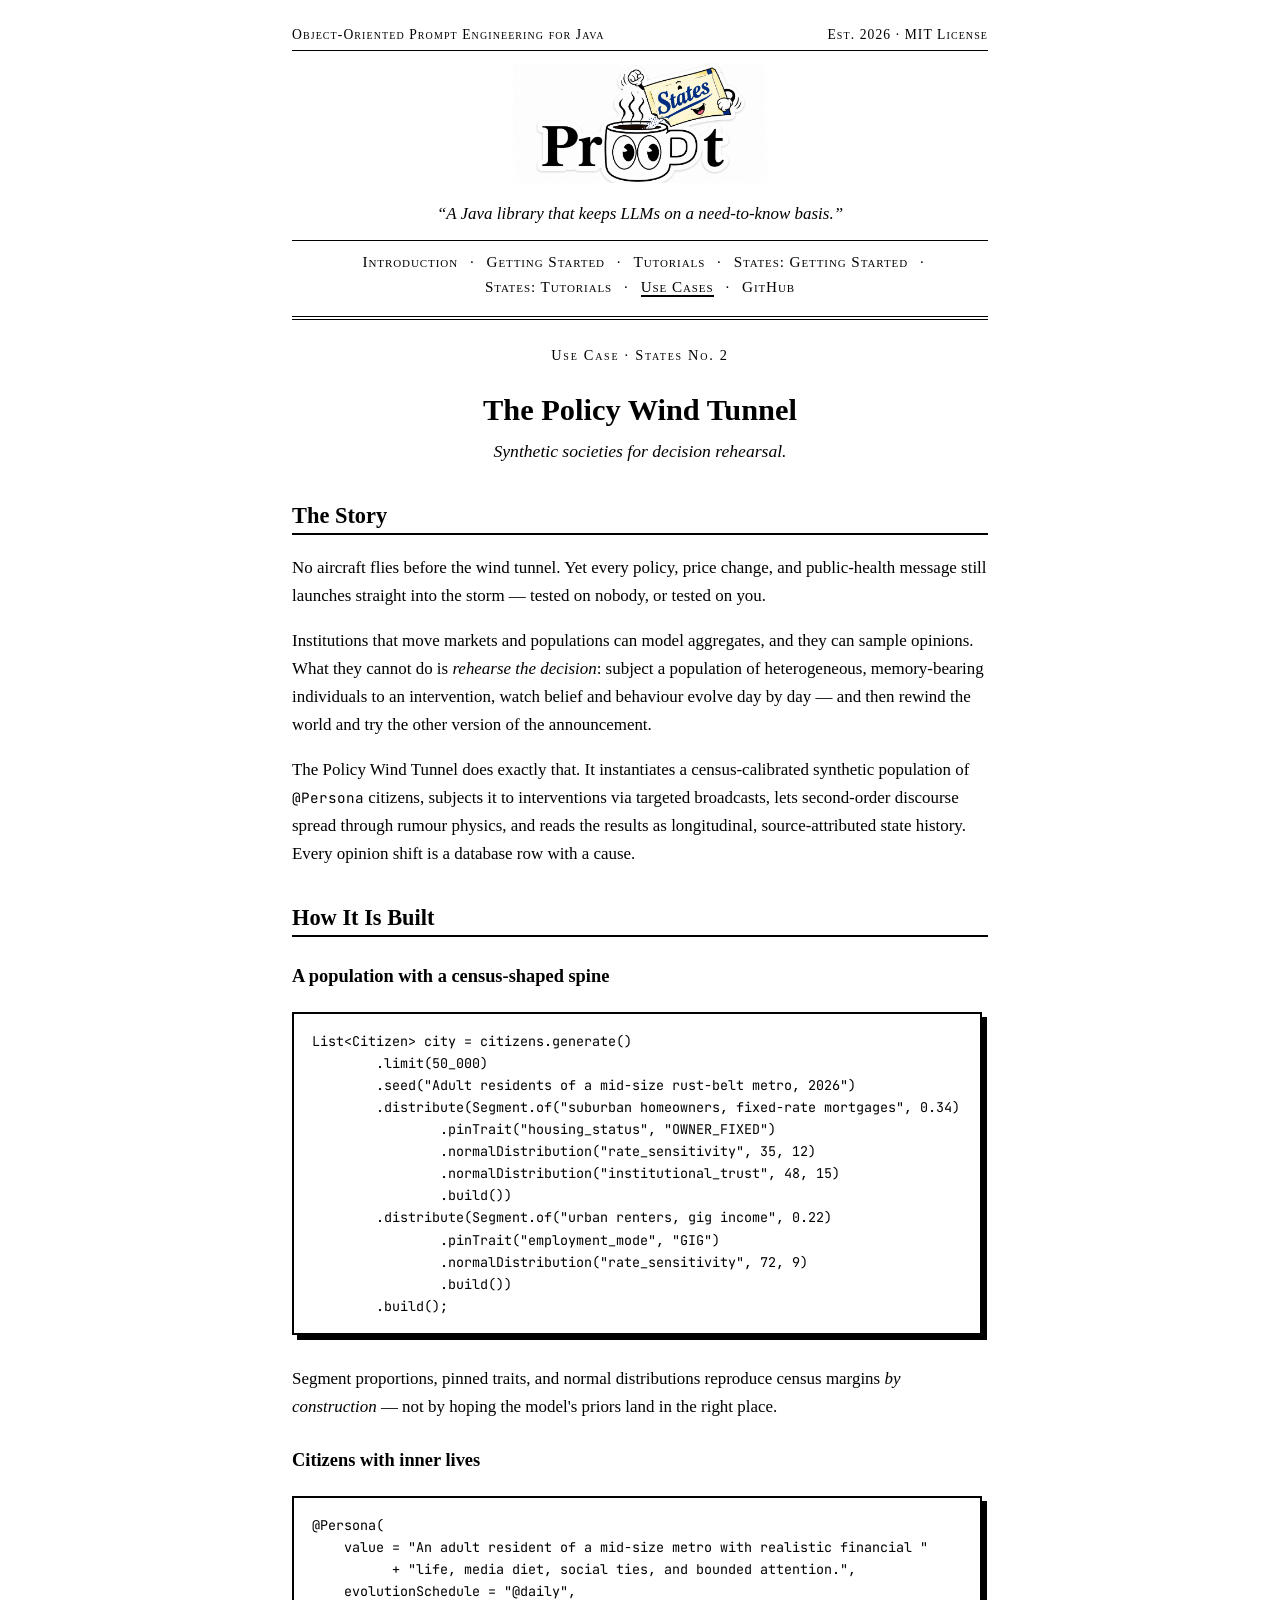
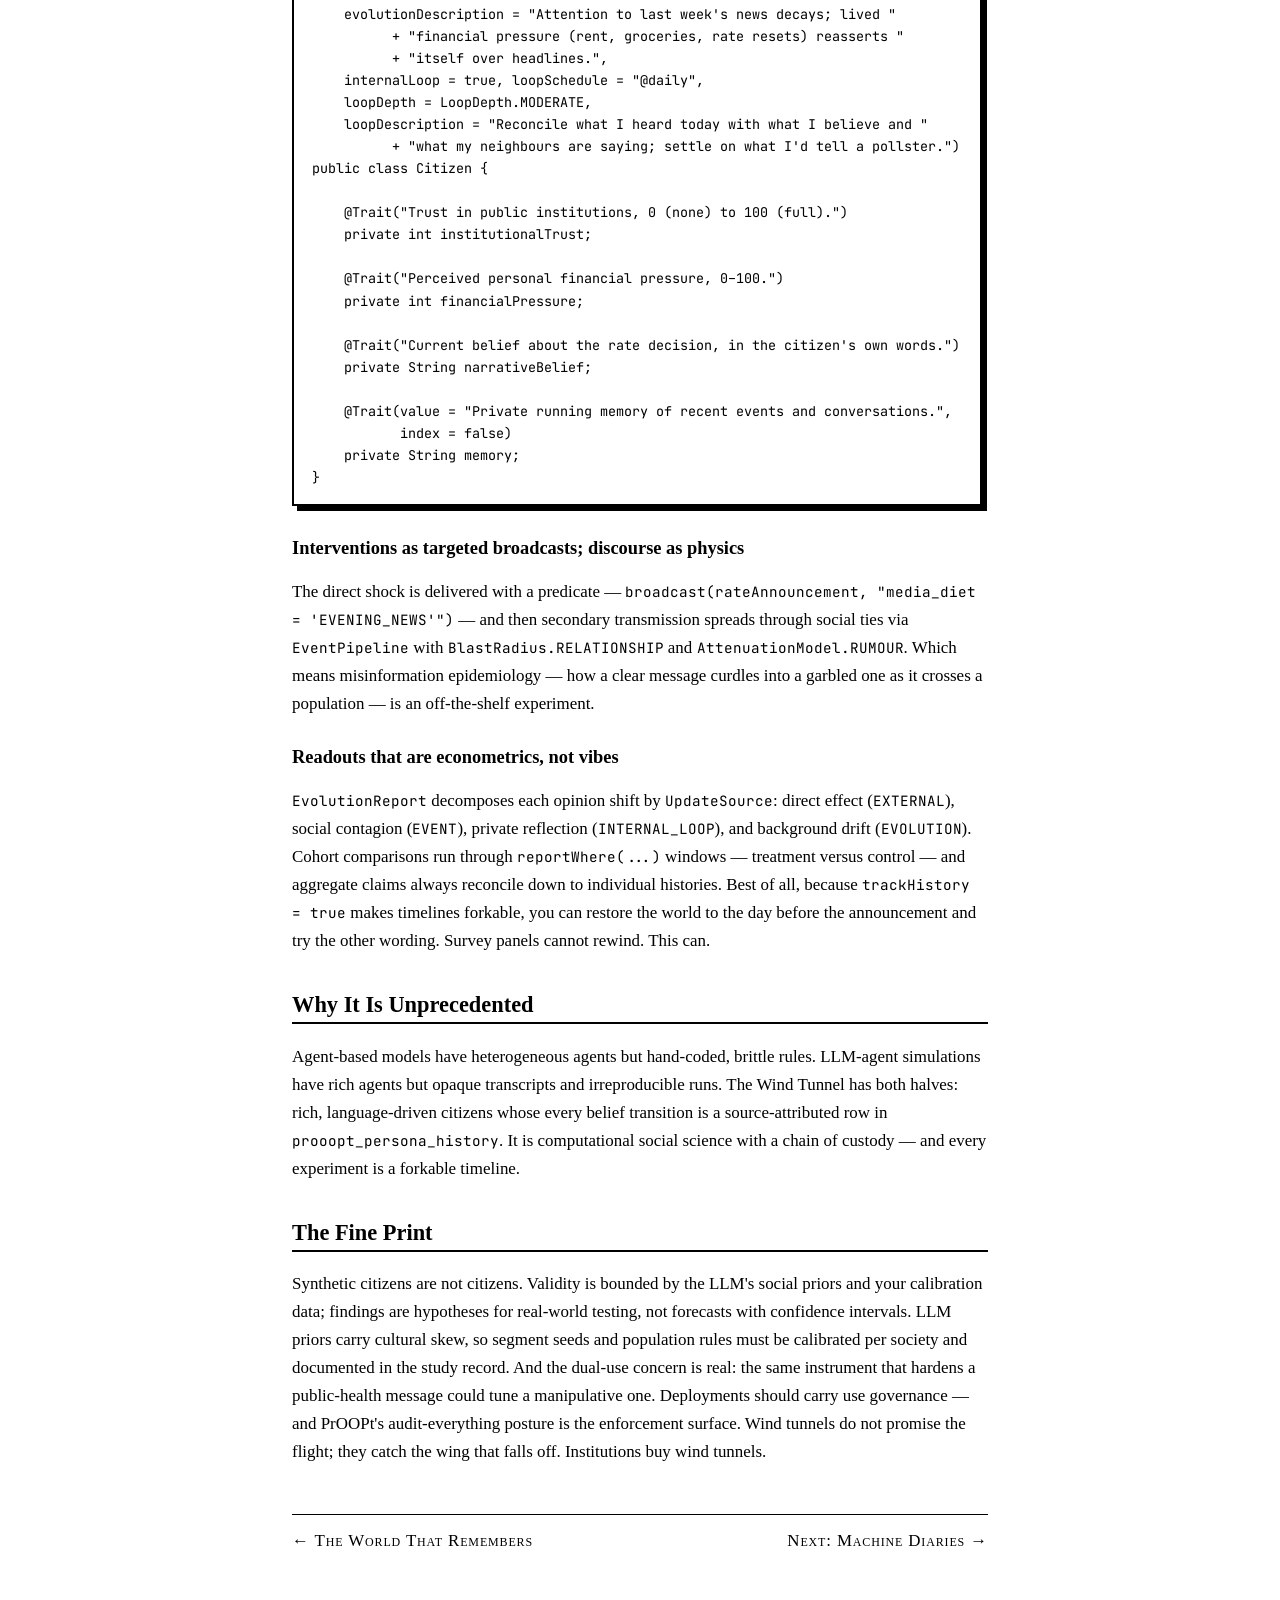
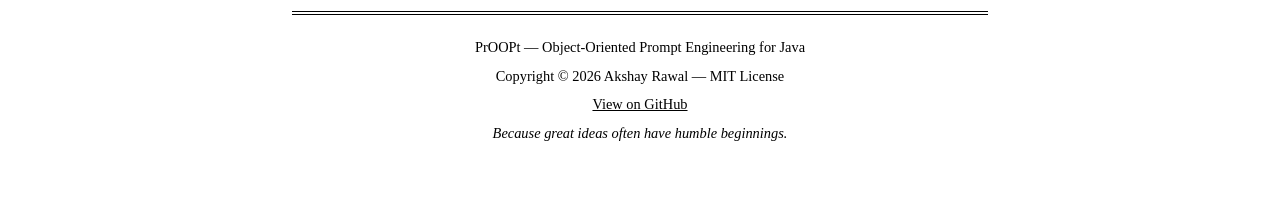
<file: use-cases/policy-wind-tunnel.html>
<!DOCTYPE html>
<html lang="en">
<head>
<meta charset="UTF-8">
<meta name="viewport" content="width=device-width, initial-scale=1.0">
<title>The Policy Wind Tunnel — PrOOPt Use Cases</title>
<meta name="description" content="The Policy Wind Tunnel: census-calibrated synthetic societies for decision rehearsal, built on PrOOPt States.">
<link rel="preconnect" href="https://fonts.googleapis.com">
<link rel="preconnect" href="https://fonts.gstatic.com" crossorigin>
<link href="https://fonts.googleapis.com/css2?family=JetBrains+Mono:wght@400;700&amp;display=swap" rel="stylesheet">
<link rel="stylesheet" href="../styles.css">
</head>
<body>

<header class="masthead">
  <div class="issue-line"><span>Object-Oriented Prompt Engineering for Java</span><span>Est. 2026 · MIT License</span></div>
  <a class="brand" href="../index.html">
    <span class="wordmark"><img src="../PrOOPt States.png" style="height:120px; width:auto" alt="PrOOPt"/></span>
  </a>
  <p class="tagline">“A Java library that keeps LLMs on a need-to-know basis.”</p>
  <nav class="site-nav" aria-label="Main">
    <a href="../index.html">Introduction</a> ·
    <a href="../getting-started.html">Getting Started</a> ·
    <a href="../tutorials.html">Tutorials</a> ·
    <a href="../states-getting-started.html">States: Getting Started</a> ·
    <a href="../states-tutorials.html">States: Tutorials</a> ·
    <a href="../use-cases.html" aria-current="page">Use Cases</a> ·
    <a href="https://github.com/Argonizer/PrOOPt" target="_blank" rel="noopener">GitHub</a>
  </nav>
</header>

<main>

<article>
  <header>
    <p class="kicker">Use Case · States No. 2</p>
    <h1>The Policy Wind Tunnel</h1>
    <p class="lede">Synthetic societies for decision rehearsal.</p>
  </header>

  <section>
    <h2>The Story</h2>

    <p>No aircraft flies before the wind tunnel. Yet every policy, price
    change, and public-health message still launches straight into the
    storm — tested on nobody, or tested on you.</p>

    <p>Institutions that move markets and populations can model
    aggregates, and they can sample opinions. What they cannot do is
    <em>rehearse the decision</em>: subject a population of
    heterogeneous, memory-bearing individuals to an intervention, watch
    belief and behaviour evolve day by day — and then rewind the world
    and try the other version of the announcement.</p>

    <p>The Policy Wind Tunnel does exactly that. It instantiates a
    census-calibrated synthetic population of <code>@Persona</code>
    citizens, subjects it to interventions via targeted broadcasts, lets
    second-order discourse spread through rumour physics, and reads the
    results as longitudinal, source-attributed state history. Every
    opinion shift is a database row with a cause.</p>
  </section>

  <section>
    <h2>How It Is Built</h2>

    <h3>A population with a census-shaped spine</h3>

<pre><code>List&lt;Citizen&gt; city = citizens.generate()
        .limit(50_000)
        .seed("Adult residents of a mid-size rust-belt metro, 2026")
        .distribute(Segment.of("suburban homeowners, fixed-rate mortgages", 0.34)
                .pinTrait("housing_status", "OWNER_FIXED")
                .normalDistribution("rate_sensitivity", 35, 12)
                .normalDistribution("institutional_trust", 48, 15)
                .build())
        .distribute(Segment.of("urban renters, gig income", 0.22)
                .pinTrait("employment_mode", "GIG")
                .normalDistribution("rate_sensitivity", 72, 9)
                .build())
        .build();</code></pre>

    <p>Segment proportions, pinned traits, and normal distributions
    reproduce census margins <em>by construction</em> — not by hoping the
    model's priors land in the right place.</p>

    <h3>Citizens with inner lives</h3>

<pre><code>@Persona(
    value = "An adult resident of a mid-size metro with realistic financial "
          + "life, media diet, social ties, and bounded attention.",
    evolutionSchedule = "@daily",
    evolutionDescription = "Attention to last week's news decays; lived "
          + "financial pressure (rent, groceries, rate resets) reasserts "
          + "itself over headlines.",
    internalLoop = true, loopSchedule = "@daily",
    loopDepth = LoopDepth.MODERATE,
    loopDescription = "Reconcile what I heard today with what I believe and "
          + "what my neighbours are saying; settle on what I'd tell a pollster.")
public class Citizen {

    @Trait("Trust in public institutions, 0 (none) to 100 (full).")
    private int institutionalTrust;

    @Trait("Perceived personal financial pressure, 0–100.")
    private int financialPressure;

    @Trait("Current belief about the rate decision, in the citizen's own words.")
    private String narrativeBelief;

    @Trait(value = "Private running memory of recent events and conversations.",
           index = false)
    private String memory;
}</code></pre>

    <h3>Interventions as targeted broadcasts; discourse as physics</h3>

    <p>The direct shock is delivered with a predicate —
    <code>broadcast(rateAnnouncement, "media_diet = 'EVENING_NEWS'")</code>
    — and then secondary transmission spreads through social ties via
    <code>EventPipeline</code> with <code>BlastRadius.RELATIONSHIP</code>
    and <code>AttenuationModel.RUMOUR</code>. Which means misinformation
    epidemiology — how a clear message curdles into a garbled one as it
    crosses a population — is an off-the-shelf experiment.</p>

    <h3>Readouts that are econometrics, not vibes</h3>

    <p><code>EvolutionReport</code> decomposes each opinion shift by
    <code>UpdateSource</code>: direct effect (<code>EXTERNAL</code>),
    social contagion (<code>EVENT</code>), private reflection
    (<code>INTERNAL_LOOP</code>), and background drift
    (<code>EVOLUTION</code>). Cohort comparisons run through
    <code>reportWhere(...)</code> windows — treatment versus control —
    and aggregate claims always reconcile down to individual histories.
    Best of all, because <code>trackHistory = true</code> makes timelines
    forkable, you can restore the world to the day before the
    announcement and try the other wording. Survey panels cannot rewind.
    This can.</p>
  </section>

  <section>
    <h2>Why It Is Unprecedented</h2>

    <p>Agent-based models have heterogeneous agents but hand-coded,
    brittle rules. LLM-agent simulations have rich agents but opaque
    transcripts and irreproducible runs. The Wind Tunnel has both halves:
    rich, language-driven citizens whose every belief transition is a
    source-attributed row in <code>prooopt_persona_history</code>. It is
    computational social science with a chain of custody — and every
    experiment is a forkable timeline.</p>
  </section>

  <section>
    <h2>The Fine Print</h2>

    <p>Synthetic citizens are not citizens. Validity is bounded by the
    LLM's social priors and your calibration data; findings are
    hypotheses for real-world testing, not forecasts with confidence
    intervals. LLM priors carry cultural skew, so segment seeds and
    population rules must be calibrated per society and documented in the
    study record. And the dual-use concern is real: the same instrument
    that hardens a public-health message could tune a manipulative one.
    Deployments should carry use governance — and PrOOPt's
    audit-everything posture is the enforcement surface. Wind tunnels do
    not promise the flight; they catch the wing that falls off.
    Institutions buy wind tunnels.</p>
  </section>
</article>

</main>

<nav class="pager" aria-label="Pagination">
  <a href="living-world.html">← The World That Remembers</a>
  <a href="machine-diaries.html">Next: Machine Diaries →</a>
</nav>

<footer class="colophon">
  <p>PrOOPt — Object-Oriented Prompt Engineering for Java</p>
  <p>Copyright © 2026 Akshay Rawal — MIT License</p>
  <p><a href="https://github.com/Argonizer/PrOOPt" target="_blank" rel="noopener">View on GitHub</a></p>
  <p><em>Because great ideas often have humble beginnings.</em></p>
</footer>

</body>
</html>
</file>
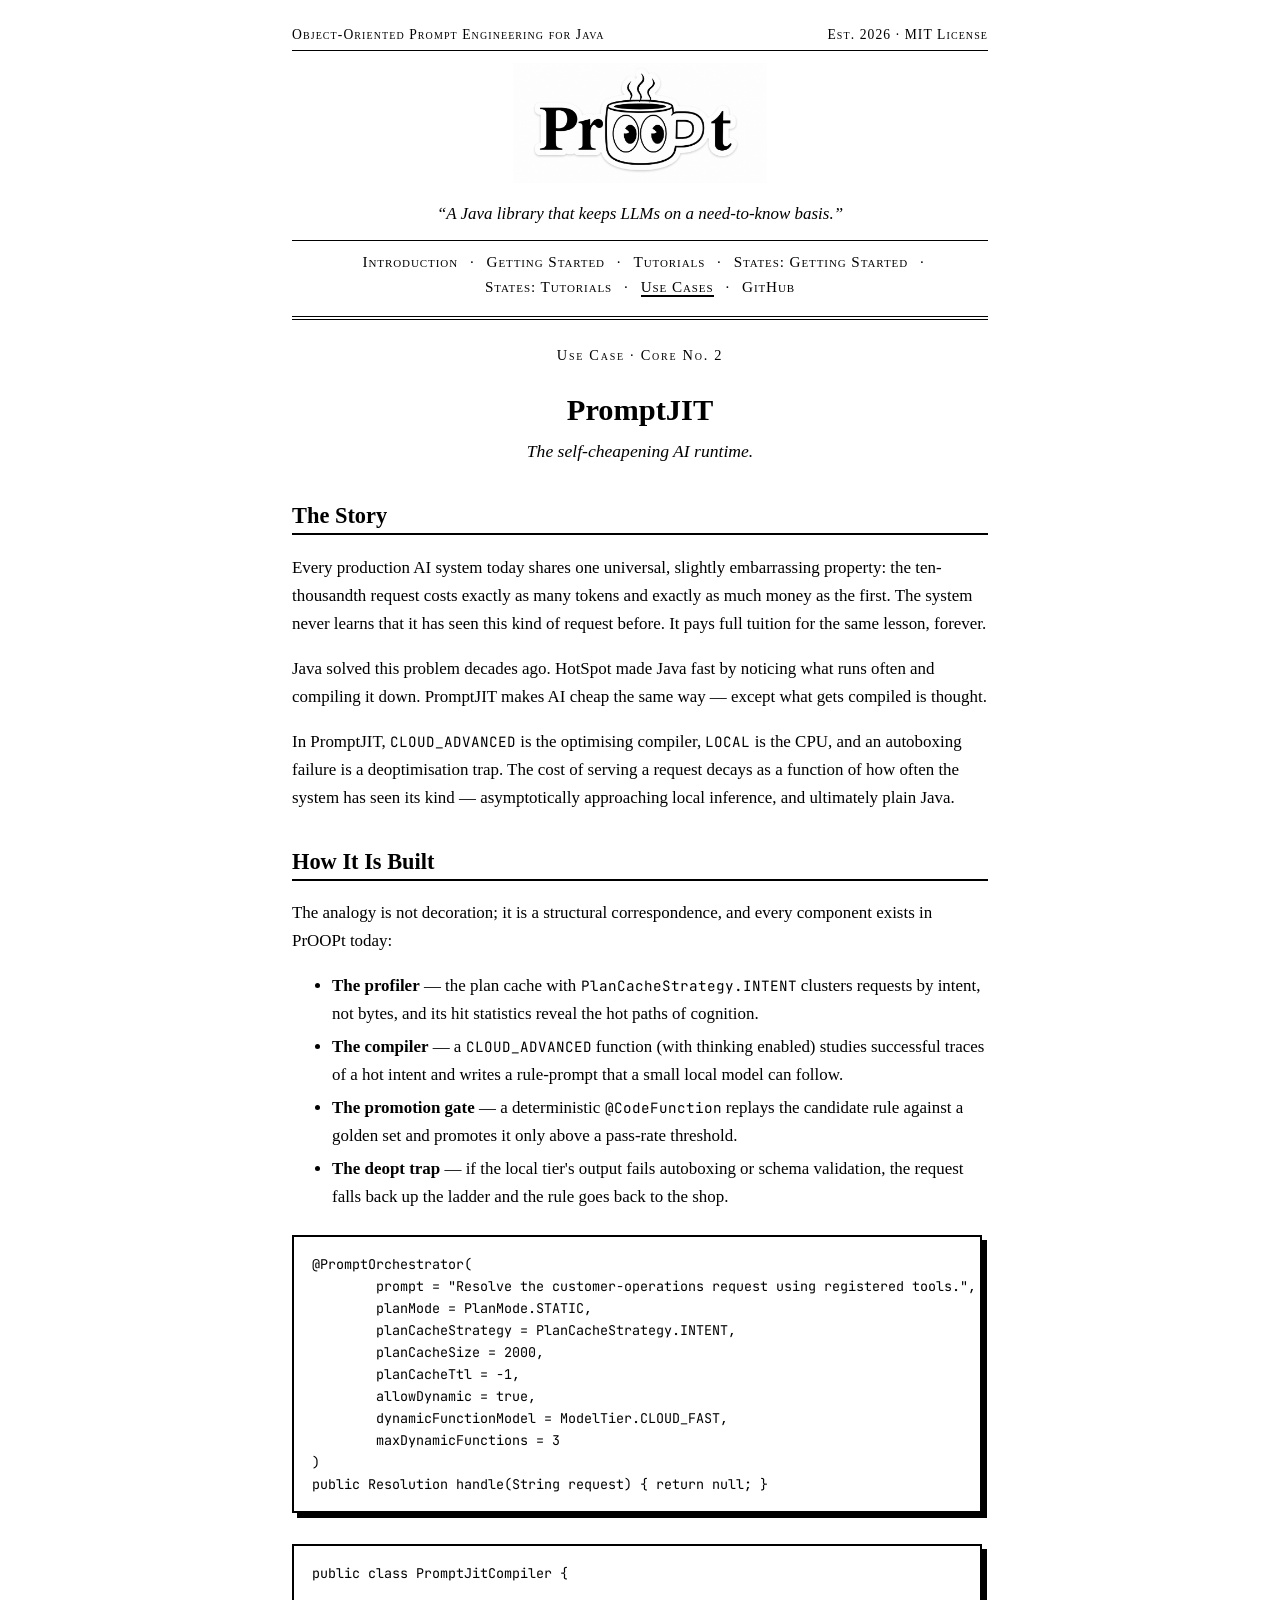
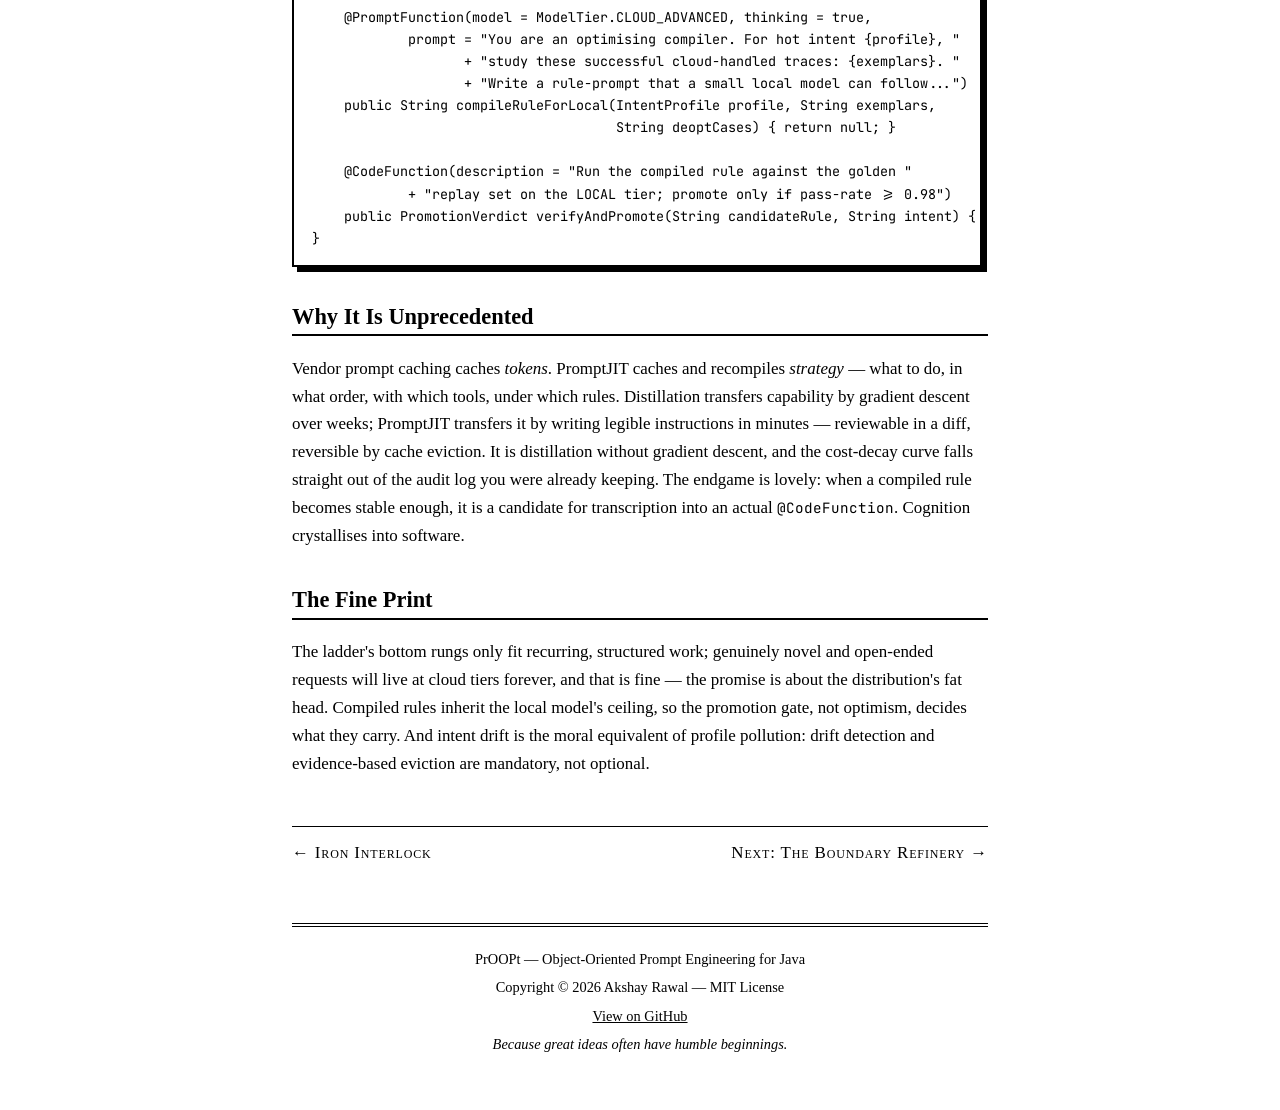
<file: use-cases/promptjit.html>
<!DOCTYPE html>
<html lang="en">
<head>
<meta charset="UTF-8">
<meta name="viewport" content="width=device-width, initial-scale=1.0">
<title>PromptJIT — PrOOPt Use Cases</title>
<meta name="description" content="PromptJIT: the self-cheapening AI runtime — a profile-guided JIT compiler for cognition, built on PrOOPt core.">
<link rel="preconnect" href="https://fonts.googleapis.com">
<link rel="preconnect" href="https://fonts.gstatic.com" crossorigin>
<link href="https://fonts.googleapis.com/css2?family=JetBrains+Mono:wght@400;700&amp;display=swap" rel="stylesheet">
<link rel="stylesheet" href="../styles.css">
</head>
<body>

<header class="masthead">
  <div class="issue-line"><span>Object-Oriented Prompt Engineering for Java</span><span>Est. 2026 · MIT License</span></div>
  <a class="brand" href="../index.html">
    <span class="wordmark"><img src="../PrOOPt.png" style="height:120px; width:auto" alt="PrOOPt"/></span>
  </a>
  <p class="tagline">“A Java library that keeps LLMs on a need-to-know basis.”</p>
  <nav class="site-nav" aria-label="Main">
    <a href="../index.html">Introduction</a> ·
    <a href="../getting-started.html">Getting Started</a> ·
    <a href="../tutorials.html">Tutorials</a> ·
    <a href="../states-getting-started.html">States: Getting Started</a> ·
    <a href="../states-tutorials.html">States: Tutorials</a> ·
    <a href="../use-cases.html" aria-current="page">Use Cases</a> ·
    <a href="https://github.com/Argonizer/PrOOPt" target="_blank" rel="noopener">GitHub</a>
  </nav>
</header>

<main>

<article>
  <header>
    <p class="kicker">Use Case · Core No. 2</p>
    <h1>PromptJIT</h1>
    <p class="lede">The self-cheapening AI runtime.</p>
  </header>

  <section>
    <h2>The Story</h2>

    <p>Every production AI system today shares one universal, slightly
    embarrassing property: the ten-thousandth request costs exactly as
    many tokens and exactly as much money as the first. The system never
    learns that it has seen this kind of request before. It pays full
    tuition for the same lesson, forever.</p>

    <p>Java solved this problem decades ago. HotSpot made Java fast by
    noticing what runs often and compiling it down. PromptJIT makes AI
    cheap the same way — except what gets compiled is thought.</p>

    <p>In PromptJIT, <code>CLOUD_ADVANCED</code> is the optimising
    compiler, <code>LOCAL</code> is the CPU, and an autoboxing failure is
    a deoptimisation trap. The cost of serving a request decays as a
    function of how often the system has seen its kind — asymptotically
    approaching local inference, and ultimately plain Java.</p>
  </section>

  <section>
    <h2>How It Is Built</h2>

    <p>The analogy is not decoration; it is a structural correspondence,
    and every component exists in PrOOPt today:</p>

    <ul>
      <li><strong>The profiler</strong> — the plan cache with
      <code>PlanCacheStrategy.INTENT</code> clusters requests by intent,
      not bytes, and its hit statistics reveal the hot paths of
      cognition.</li>
      <li><strong>The compiler</strong> — a <code>CLOUD_ADVANCED</code>
      function (with thinking enabled) studies successful traces of a hot
      intent and writes a rule-prompt that a small local model can
      follow.</li>
      <li><strong>The promotion gate</strong> — a deterministic
      <code>@CodeFunction</code> replays the candidate rule against a
      golden set and promotes it only above a pass-rate threshold.</li>
      <li><strong>The deopt trap</strong> — if the local tier's output
      fails autoboxing or schema validation, the request falls back up
      the ladder and the rule goes back to the shop.</li>
    </ul>

<pre><code>@PromptOrchestrator(
        prompt = "Resolve the customer-operations request using registered tools.",
        planMode = PlanMode.STATIC,
        planCacheStrategy = PlanCacheStrategy.INTENT,
        planCacheSize = 2000,
        planCacheTtl = -1,
        allowDynamic = true,
        dynamicFunctionModel = ModelTier.CLOUD_FAST,
        maxDynamicFunctions = 3
)
public Resolution handle(String request) { return null; }</code></pre>

<pre><code>public class PromptJitCompiler {

    @PromptFunction(model = ModelTier.CLOUD_ADVANCED, thinking = true,
            prompt = "You are an optimising compiler. For hot intent {profile}, "
                   + "study these successful cloud-handled traces: {exemplars}. "
                   + "Write a rule-prompt that a small local model can follow...")
    public String compileRuleForLocal(IntentProfile profile, String exemplars,
                                      String deoptCases) { return null; }

    @CodeFunction(description = "Run the compiled rule against the golden "
            + "replay set on the LOCAL tier; promote only if pass-rate >= 0.98")
    public PromotionVerdict verifyAndPromote(String candidateRule, String intent) { /* … */ }
}</code></pre>
  </section>

  <section>
    <h2>Why It Is Unprecedented</h2>

    <p>Vendor prompt caching caches <em>tokens</em>. PromptJIT caches and
    recompiles <em>strategy</em> — what to do, in what order, with which
    tools, under which rules. Distillation transfers capability by
    gradient descent over weeks; PromptJIT transfers it by writing
    legible instructions in minutes — reviewable in a diff, reversible by
    cache eviction. It is distillation without gradient descent, and the
    cost-decay curve falls straight out of the audit log you were already
    keeping. The endgame is lovely: when a compiled rule becomes stable
    enough, it is a candidate for transcription into an actual
    <code>@CodeFunction</code>. Cognition crystallises into software.</p>
  </section>

  <section>
    <h2>The Fine Print</h2>

    <p>The ladder's bottom rungs only fit recurring, structured work;
    genuinely novel and open-ended requests will live at cloud tiers
    forever, and that is fine — the promise is about the distribution's
    fat head. Compiled rules inherit the local model's ceiling, so the
    promotion gate, not optimism, decides what they carry. And intent
    drift is the moral equivalent of profile pollution: drift detection
    and evidence-based eviction are mandatory, not optional.</p>
  </section>
</article>

</main>

<nav class="pager" aria-label="Pagination">
  <a href="iron-interlock.html">← Iron Interlock</a>
  <a href="boundary-refinery.html">Next: The Boundary Refinery →</a>
</nav>

<footer class="colophon">
  <p>PrOOPt — Object-Oriented Prompt Engineering for Java</p>
  <p>Copyright © 2026 Akshay Rawal — MIT License</p>
  <p><a href="https://github.com/Argonizer/PrOOPt" target="_blank" rel="noopener">View on GitHub</a></p>
  <p><em>Because great ideas often have humble beginnings.</em></p>
</footer>

</body>
</html>
</file>
<file: styles.css>
/* PrOOPt — plain black & white, vintage kids' magazine. Less is more. */

:root {
  --ink: #000;
  --paper: #fff;
}

* { box-sizing: border-box; }

html { background: var(--paper); }

body {
  font-family: "Times New Roman", Times, serif;
  color: var(--ink);
  background: var(--paper);
  max-width: 46rem;
  margin: 0 auto;
  padding: 1.5rem 1.25rem 3rem;
  line-height: 1.65;
  font-size: 1.06rem;
}

/* ------------------------------------------------------------------ */
/* Masthead                                                            */
/* ------------------------------------------------------------------ */

.masthead {
  text-align: center;
  border-bottom: 4px double var(--ink);
  padding-bottom: 1rem;
  margin-bottom: 1.5rem;
}

.masthead .issue-line {
  display: flex;
  justify-content: space-between;
  font-variant: small-caps;
  letter-spacing: 0.08em;
  font-size: 0.85rem;
  border-bottom: 1px solid var(--ink);
  padding-bottom: 0.25rem;
  margin-bottom: 0.75rem;
}

.brand {
  display: inline-flex;
  align-items: center;
  gap: 0.4rem;
  text-decoration: none;
  color: var(--ink);
}

.brand .wordmark {
  display: inline-block;
  line-height: 1;
}

.brand .wordmark img {
  display: block;
  height: 120px;
  width: auto;
}

.tagline {
  font-style: italic;
  margin: 0.5rem 0 0.75rem;
}

/* ------------------------------------------------------------------ */
/* Navigation                                                          */
/* ------------------------------------------------------------------ */

nav.site-nav {
  font-variant: small-caps;
  letter-spacing: 0.06em;
  font-size: 0.95rem;
  border-top: 1px solid var(--ink);
  padding-top: 0.5rem;
}

nav.site-nav a {
  color: var(--ink);
  text-decoration: none;
  margin: 0 0.45rem;
  white-space: nowrap;
}

nav.site-nav a:hover { text-decoration: underline; }

nav.site-nav a[aria-current="page"] {
  border-bottom: 2px solid var(--ink);
}

/* ------------------------------------------------------------------ */
/* Headings & text                                                     */
/* ------------------------------------------------------------------ */

h1, h2, h3 { line-height: 1.25; }

h1 {
  font-size: 1.9rem;
  text-align: center;
  margin: 1.5rem 0 0.5rem;
}

h2 {
  font-size: 1.4rem;
  margin-top: 2.25rem;
  border-bottom: 2px solid var(--ink);
  padding-bottom: 0.2rem;
}

h3 { font-size: 1.15rem; margin-top: 1.75rem; }

.kicker {
  text-align: center;
  font-variant: small-caps;
  letter-spacing: 0.12em;
  font-size: 0.9rem;
  margin: 0;
}

.lede {
  text-align: center;
  font-style: italic;
  font-size: 1.1rem;
  margin: 0.25rem auto 1.5rem;
  max-width: 34rem;
}

/* Asterisk divider, like the zine */
.stars {
  border: none;
  text-align: center;
  margin: 2rem 0;
}
.stars::after {
  content: "\2731\2003\2731\2003\2731"; /* ✱ ✱ ✱ */
  font-size: 0.9rem;
  letter-spacing: 0.3em;
}

/* ------------------------------------------------------------------ */
/* Code                                                                */
/* ------------------------------------------------------------------ */

code, pre, kbd, samp {
  font-family: "JetBrains Mono", "Courier New", monospace;
  font-size: 0.84em;
}

pre {
  background: var(--paper);
  border: 2px solid var(--ink);
  box-shadow: 5px 5px 0 var(--ink);
  padding: 1rem 1.1rem;
  overflow-x: auto;
  line-height: 1.55;
  margin: 1.5rem 0.4rem 1.9rem 0;
}

pre code { font-size: 0.84rem; }

/* ------------------------------------------------------------------ */
/* Articles, asides, figures                                           */
/* ------------------------------------------------------------------ */

article + article { margin-top: 2.5rem; }

aside.note {
  border: 2px dashed var(--ink);
  padding: 0.75rem 1rem;
  margin: 1.75rem 0;
  font-size: 0.98rem;
}

aside.note .note-title {
  font-variant: small-caps;
  letter-spacing: 0.08em;
  font-weight: bold;
  display: block;
  margin-bottom: 0.2rem;
}

blockquote {
  margin: 1.5rem 1.25rem;
  padding-left: 1rem;
  border-left: 4px solid var(--ink);
  font-style: italic;
}

figure.mug-figure { text-align: center; margin: 2rem 0; }
figure.mug-figure img { height: 200px; width: auto; }
figure.mug-figure figcaption {
  font-size: 0.9rem;
  font-style: italic;
}

/* ------------------------------------------------------------------ */
/* Tables                                                              */
/* ------------------------------------------------------------------ */

table {
  border-collapse: collapse;
  width: 100%;
  margin: 1.5rem 0;
  font-size: 0.98rem;
}

th, td {
  border: 1px solid var(--ink);
  padding: 0.4rem 0.6rem;
  text-align: left;
  vertical-align: top;
}

th {
  font-variant: small-caps;
  letter-spacing: 0.05em;
  border-bottom: 2px solid var(--ink);
}

/* ------------------------------------------------------------------ */
/* Cards (use-case index)                                              */
/* ------------------------------------------------------------------ */

.card {
  border: 2px solid var(--ink);
  box-shadow: 5px 5px 0 var(--ink);
  padding: 1rem 1.25rem;
  margin: 1.5rem 0.4rem 1.9rem 0;
}

.card h3 { margin-top: 0; }

.card .series {
  font-variant: small-caps;
  letter-spacing: 0.08em;
  font-size: 0.85rem;
}

.card a { color: var(--ink); }

/* ------------------------------------------------------------------ */
/* Pager (prev/next)                                                   */
/* ------------------------------------------------------------------ */

nav.pager {
  display: flex;
  justify-content: space-between;
  margin-top: 3rem;
  border-top: 1px solid var(--ink);
  padding-top: 0.75rem;
  font-variant: small-caps;
  letter-spacing: 0.05em;
}

nav.pager a { color: var(--ink); text-decoration: none; }
nav.pager a:hover { text-decoration: underline; }

/* ------------------------------------------------------------------ */
/* Footer                                                              */
/* ------------------------------------------------------------------ */

footer.colophon {
  margin-top: 3.5rem;
  border-top: 4px double var(--ink);
  padding-top: 1rem;
  text-align: center;
  font-size: 0.9rem;
}

footer.colophon p { margin: 0.3rem 0; }

a { color: var(--ink); }

/* Lists breathe a little */
li { margin: 0.3rem 0; }

@media (max-width: 540px) {
  .brand .wordmark img { height: 72px; }
  .masthead .issue-line { font-size: 0.7rem; }
  pre { box-shadow: 3px 3px 0 var(--ink); }
}
</file>
